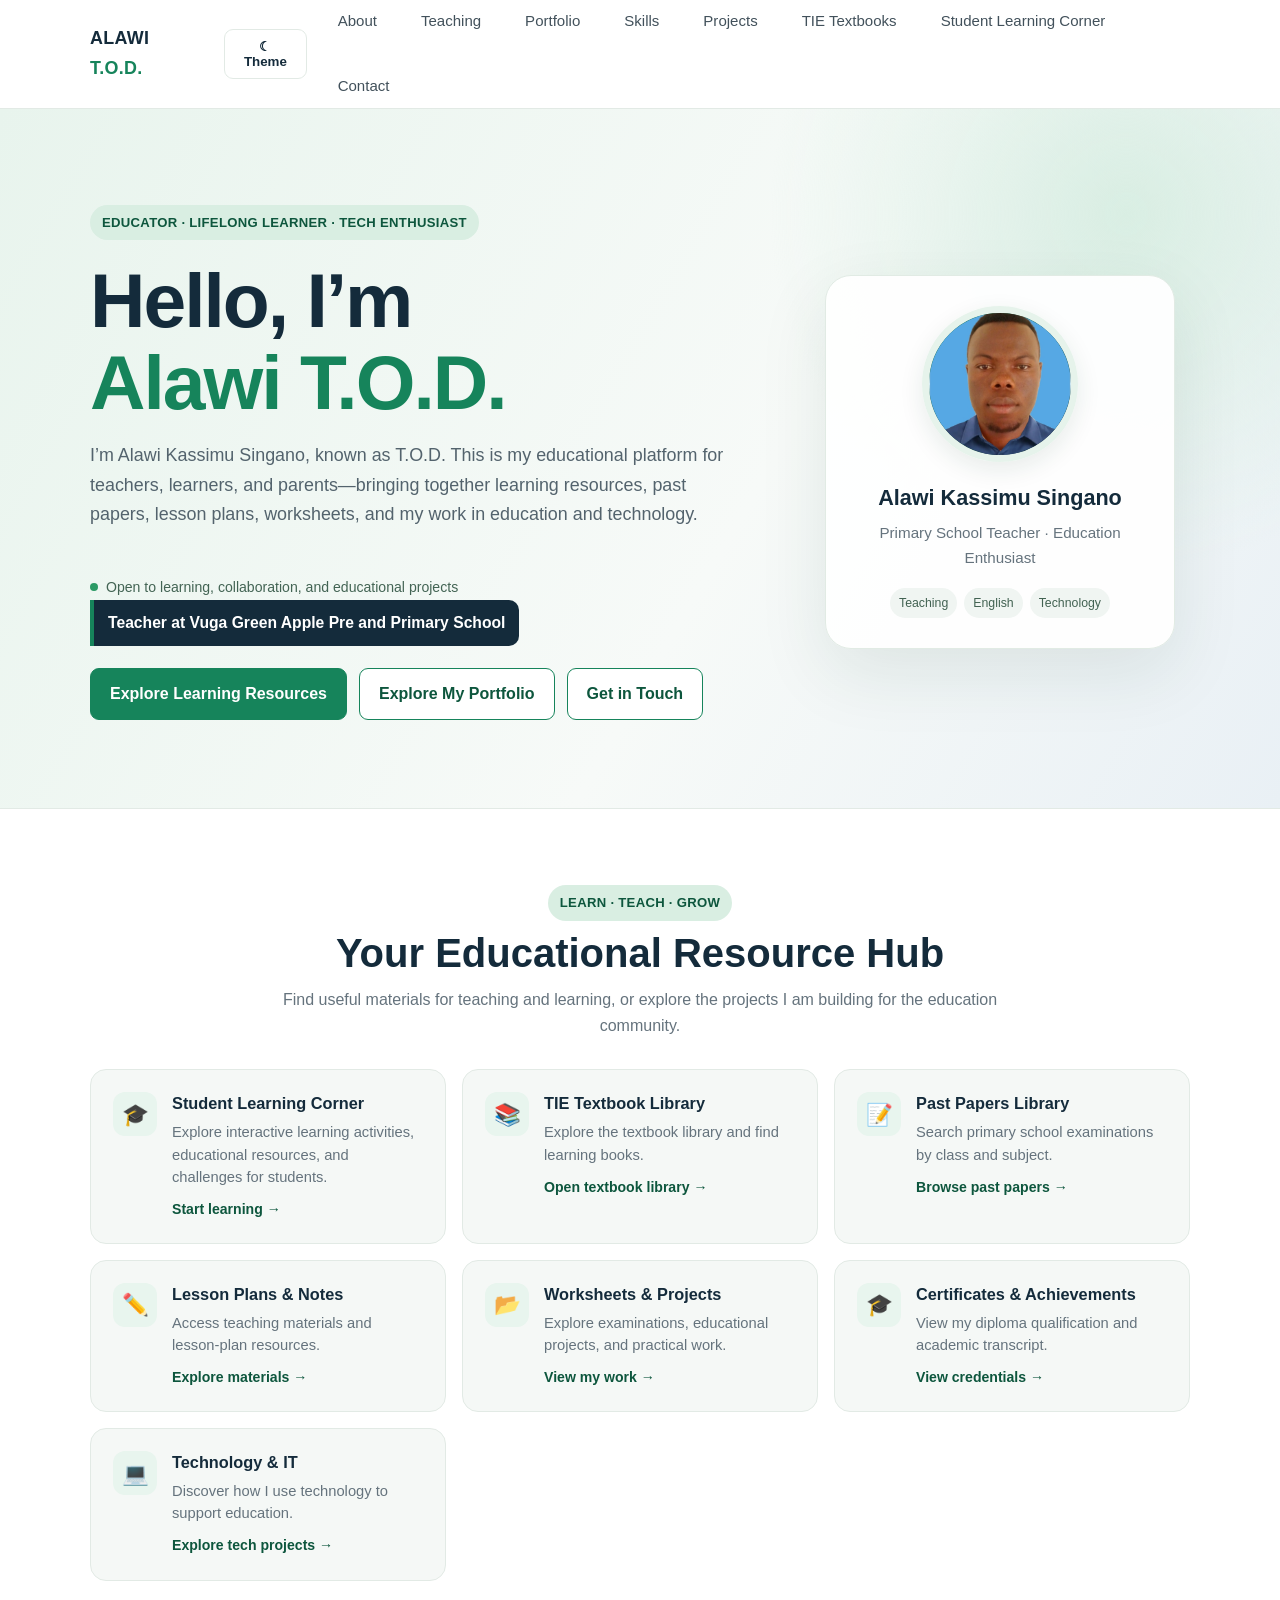
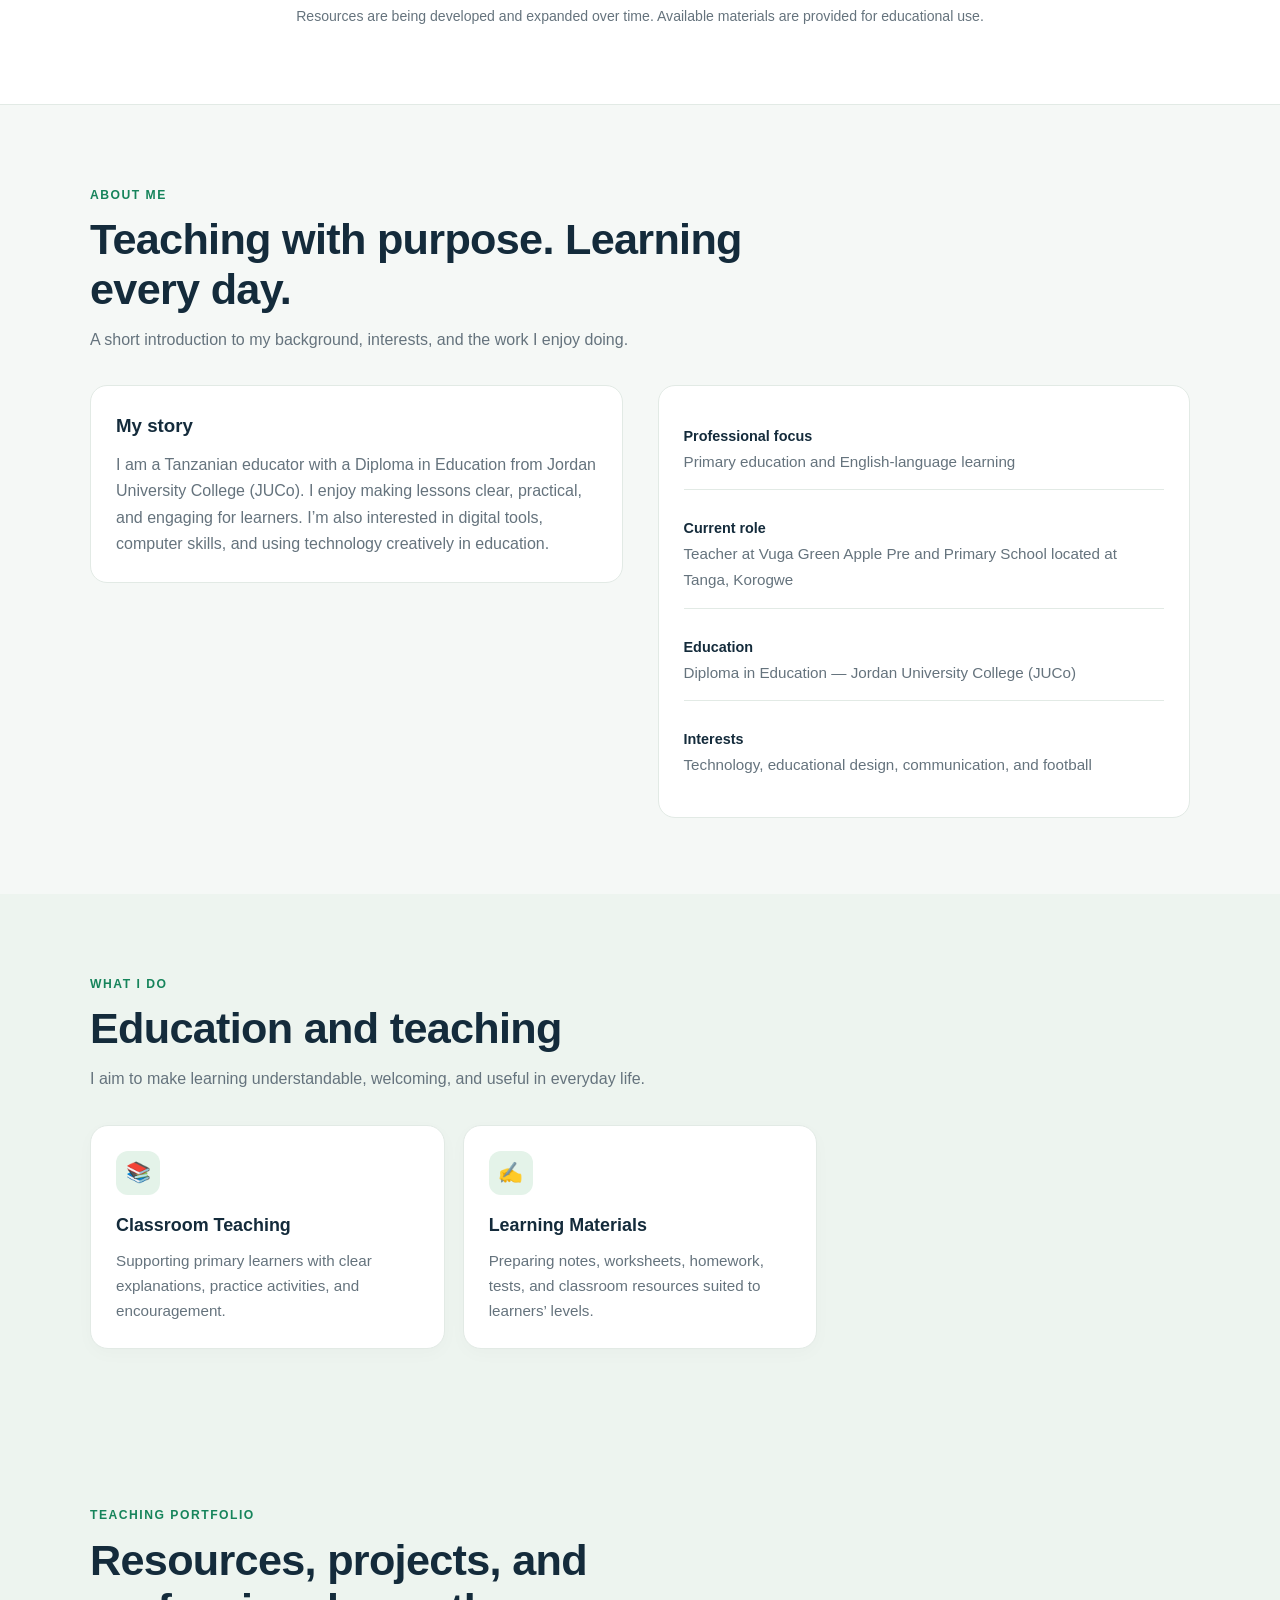
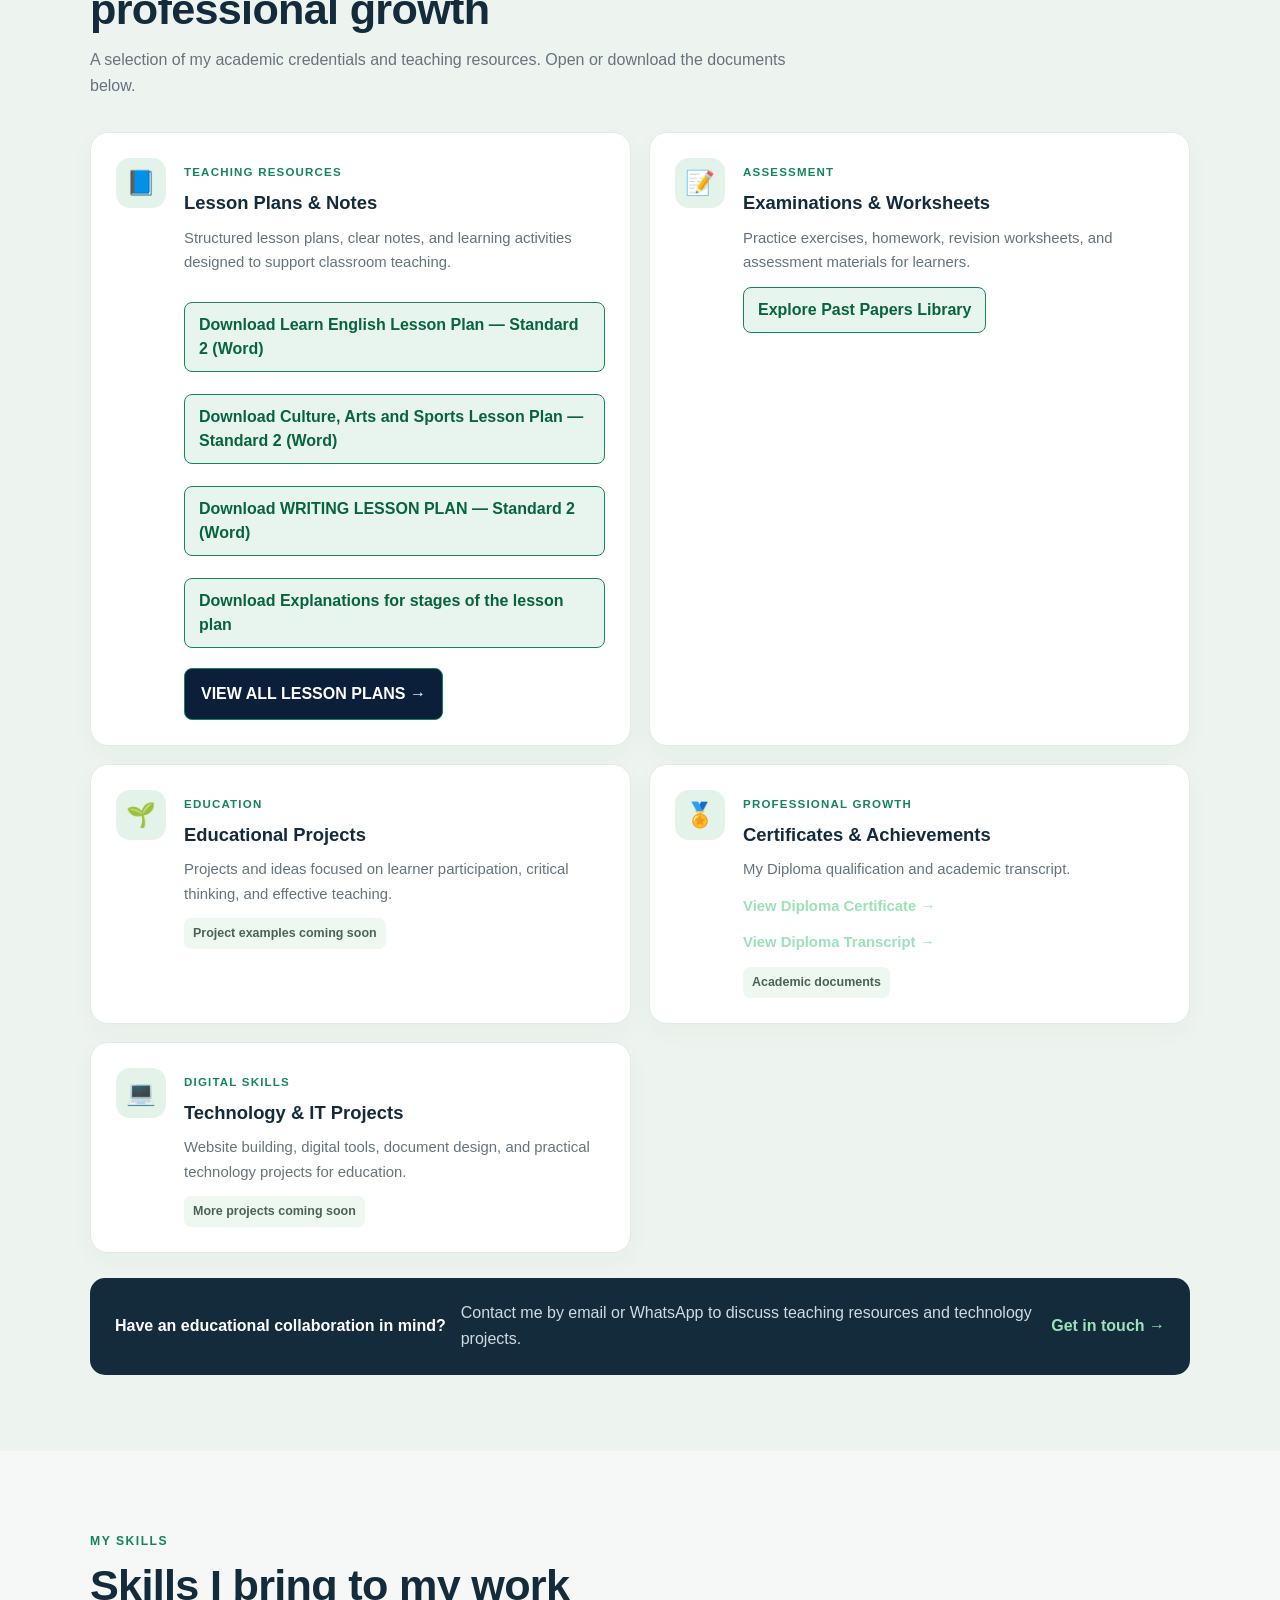
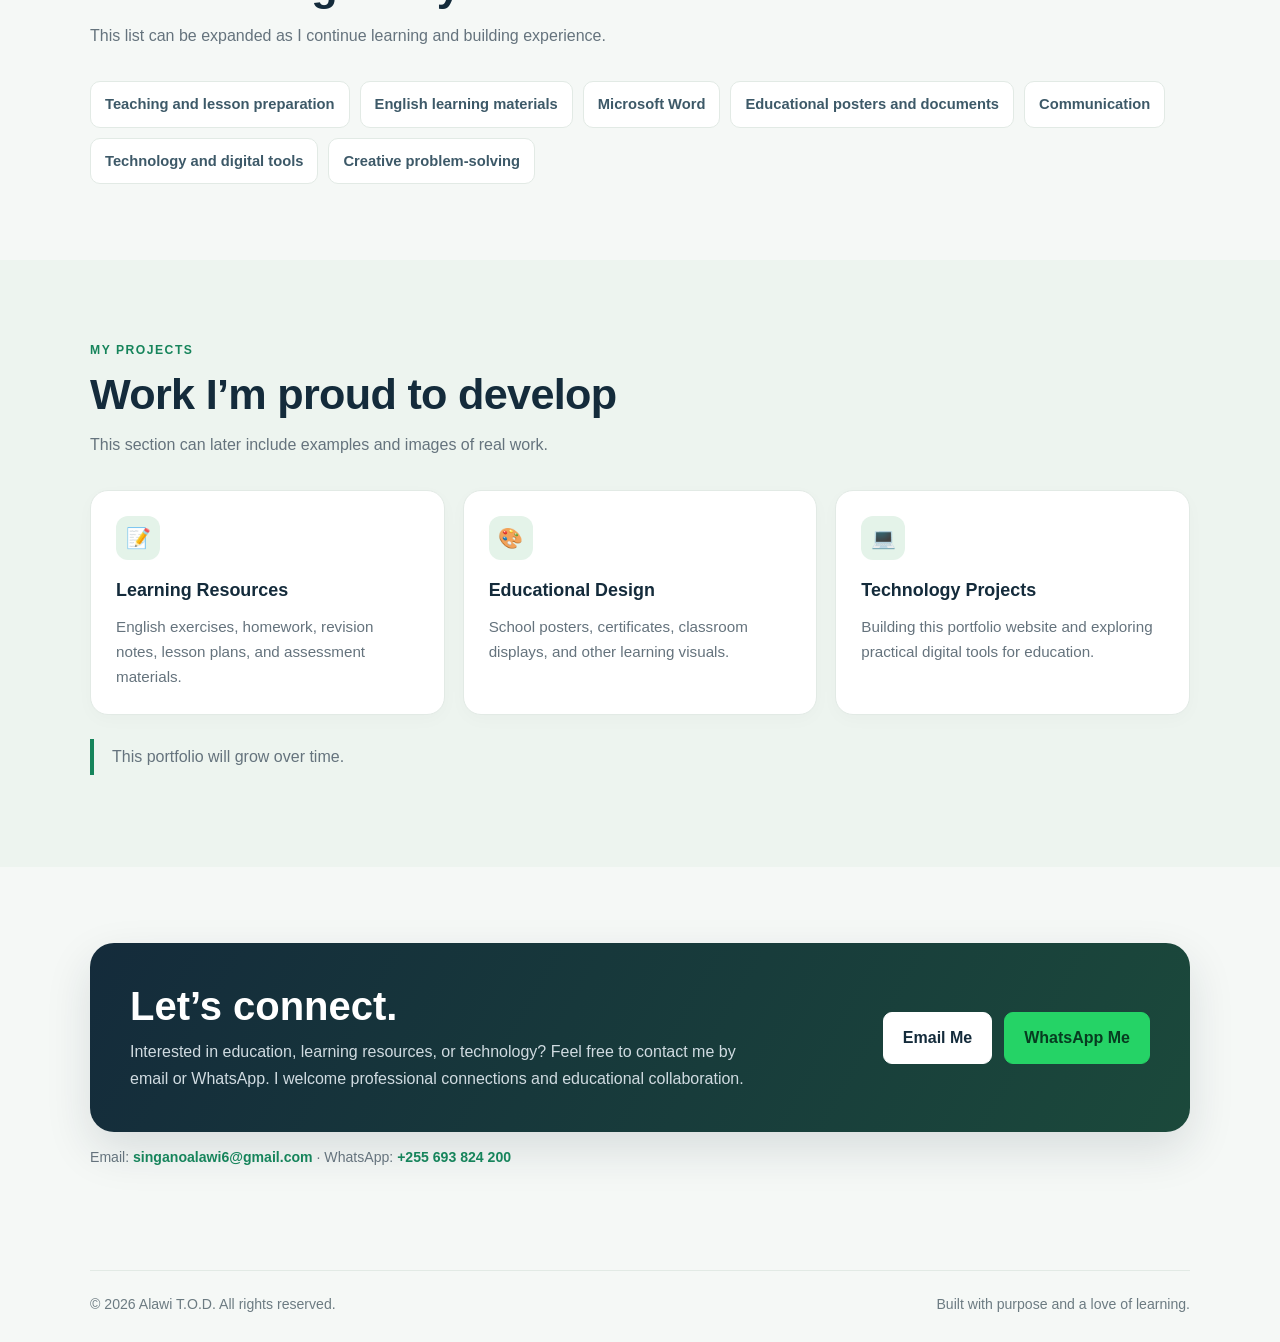
<file: index.html>
<!DOCTYPE html>
<html lang="en">
<head>
  <link rel="stylesheet" href="cursor-fix.css">
  <meta charset="UTF-8" />
  <meta name="viewport" content="width=device-width, initial-scale=1.0" />
  <meta name="description" content="Alawi T.O.D. — an educational platform for Tanzanian teachers, learners, and parents, with TIE textbooks, past papers, lesson plans, worksheets, and teaching projects." />
  <meta name="theme-color" content="#142b3b" />
  <title>Alawi T.O.D | Educational Platform & Portfolio</title>
  <style>
    :root{--green:#16845b;--green-dark:#0d563d;--navy:#142b3b;--ink:#24313a;--muted:#65737d;--paper:#f5f8f6;--white:#fff;--line:#e2eae5;}
    *{box-sizing:border-box} html{scroll-behavior:smooth} body{margin:0;font-family:Arial,Helvetica,sans-serif;color:var(--ink);background:var(--paper);line-height:1.65}
    a{color:inherit;text-decoration:none}.wrap{width:min(1100px,92%);margin:auto}
    header{background:rgba(255,255,255,.96);border-bottom:1px solid var(--line);position:sticky;top:0;z-index:10;backdrop-filter:blur(10px)}
    .nav{min-height:76px;display:flex;align-items:center;justify-content:space-between;gap:20px}.brand{font-weight:800;letter-spacing:.3px;color:var(--navy);font-size:1.12rem}.brand span{color:var(--green)}
    nav{display:flex;gap:22px;flex-wrap:wrap;font-size:.94rem;color:#42515b}nav a{padding:9px 11px;border-radius:9px;transition:background .2s,color .2s}nav a:hover{color:var(--green);background:#edf7f0}
    .menu-toggle{display:none;border:1px solid var(--line);background:white;border-radius:9px;padding:9px 12px;color:var(--navy);font-weight:700;cursor:pointer}nav a:focus-visible,.btn:focus-visible,.menu-toggle:focus-visible{outline:3px solid #8ac9a5;outline-offset:3px}
    .availability{display:inline-flex;align-items:center;gap:8px;font-size:.88rem;color:#436454;margin-top:18px}.availability:before{content:"";width:8px;height:8px;border-radius:50%;background:#2b9a65;display:inline-block}
    .hero{background:radial-gradient(circle at 88% 15%,#d9eee3 0,transparent 28%),linear-gradient(120deg,#e8f4ed 0%,#f7faf8 58%,#e9f0f5 100%);padding:96px 0 88px;overflow:hidden}
    .hero-grid{display:grid;grid-template-columns:1.4fr .8fr;align-items:center;gap:55px}.eyebrow{display:inline-block;background:#d9eee2;color:var(--green-dark);font-weight:700;font-size:.82rem;padding:7px 12px;border-radius:30px;letter-spacing:.3px}
    h1{font-size:clamp(2.5rem,6vw,4.8rem);line-height:1.06;letter-spacing:-2px;margin:20px 0 18px;color:var(--navy)}h1 span{color:var(--green)}.hero p{max-width:650px;font-size:1.12rem;color:#53636d;margin:0 0 28px}
    .actions{display:flex;gap:12px;flex-wrap:wrap}.btn{display:inline-block;padding:12px 19px;border-radius:9px;font-weight:700;border:1px solid var(--green);transition:.2s}.btn-primary{background:var(--green);color:white}.btn-primary:hover{background:var(--green-dark)}.btn-light{background:white;color:var(--green-dark)}.btn-light:hover{background:#eff8f2}
    .profile-card{background:rgba(255,255,255,.94);border:1px solid #e1ebe4;border-radius:26px;padding:30px;box-shadow:0 24px 70px #173b2918;text-align:center;max-width:350px;justify-self:center;width:100%;transition:transform .25s,box-shadow .25s}.profile-card:hover{transform:translateY(-4px);box-shadow:0 30px 80px #173b2920}.avatar{height:156px;width:156px;border-radius:50%;margin:0 auto 18px;background:linear-gradient(145deg,var(--green),var(--navy));display:block;object-fit:cover;object-position:center 28%;color:white;font-size:2.5rem;font-weight:800;border:7px solid #e6f3eb;box-shadow:0 8px 24px #173b2918}.profile-card h2{font-size:1.35rem;margin:8px 0 0;color:var(--navy)}.profile-card p{font-size:.95rem;margin:4px 0;color:var(--muted)}.mini-tags{display:flex;justify-content:center;gap:7px;flex-wrap:wrap;margin-top:18px}.mini-tags span{background:#f0f5f2;padding:5px 9px;border-radius:20px;font-size:.77rem;color:#426252}
    section{padding:76px 0}.section-head{max-width:700px;margin-bottom:32px}.kicker{color:var(--green);font-weight:800;text-transform:uppercase;letter-spacing:1.5px;font-size:.76rem}h2.section-title{font-size:clamp(1.8rem,4vw,2.7rem);line-height:1.15;margin:8px 0 12px;color:var(--navy);letter-spacing:-.7px}.section-head p{margin:0;color:var(--muted)}
    .about-grid{display:grid;grid-template-columns:1fr 1fr;gap:35px;align-items:start}.panel{background:white;border:1px solid var(--line);border-radius:17px;padding:25px}.panel h3{margin:0 0 10px;color:var(--navy)}.panel p{margin:0;color:var(--muted)}.facts{display:grid;gap:13px}.fact{padding:14px 0;border-bottom:1px solid var(--line)}.fact:last-child{border-bottom:0}.fact strong{display:block;color:var(--navy);font-size:.9rem}.fact span{color:var(--muted);font-size:.95rem}
    .soft{background:#edf4ef}.cards{display:grid;grid-template-columns:repeat(3,1fr);gap:18px}.card{background:white;border:1px solid var(--line);border-radius:18px;padding:25px;box-shadow:0 5px 18px #173b2906;transition:transform .22s,box-shadow .22s,border-color .22s}.card:hover{transform:translateY(-4px);box-shadow:0 16px 35px #173b2912;border-color:#c6e2d0}.icon{width:44px;height:44px;border-radius:12px;background:#e4f3e9;color:var(--green-dark);display:grid;place-items:center;font-size:1.25rem;margin-bottom:16px}.card h3{margin:0 0 8px;color:var(--navy);font-size:1.12rem}.card p{margin:0;color:var(--muted);font-size:.95rem}.skill-list{display:flex;flex-wrap:wrap;gap:10px}.skill-list span{background:white;border:1px solid var(--line);border-radius:10px;padding:10px 14px;color:#3d5968;font-weight:600;font-size:.92rem}
    .project-note{border-left:4px solid var(--green);padding:5px 0 5px 18px;color:var(--muted)}.contact-box{background:linear-gradient(120deg,#142b3b,#1b493b);color:white;border-radius:24px;padding:40px;box-shadow:0 18px 45px #142b3b20;display:flex;justify-content:space-between;align-items:center;gap:25px}.contact-box h2{font-size:clamp(1.7rem,4vw,2.5rem);line-height:1.15;margin:0 0 10px}.contact-box p{color:#d0dbe1;margin:0;max-width:620px}.contact-box .btn{background:white;color:var(--navy);border-color:white;white-space:nowrap}.contact-actions{display:flex;gap:12px;flex-wrap:wrap;align-items:center}.contact-box .btn-whatsapp{background:#25D366;color:#073b20;border-color:#25D366}.contact-box .btn-whatsapp:hover{background:#1fba59;border-color:#1fba59}
    footer{padding:25px 0;color:#6c7b82;font-size:.88rem}.footer-row{display:flex;justify-content:space-between;gap:15px;flex-wrap:wrap;border-top:1px solid var(--line);padding-top:22px}
    .nav-tools{display:flex;align-items:center;gap:10px}.theme-toggle,.menu-toggle{border:1px solid var(--line);background:white;color:var(--navy);border-radius:9px;padding:9px 12px;font-weight:700;cursor:pointer}.menu-toggle{display:none}
    body.dark{--ink:#e6edf0;--muted:#a9b7bf;--paper:#101a20;--white:#17252d;--line:#2a3a43;background:var(--paper);color:var(--ink)}body.dark header,body.dark .profile-card,body.dark .panel,body.dark .card,body.dark .skill-list span{background:#17252d;border-color:#2a3a43;color:var(--ink)}body.dark .hero{background:radial-gradient(circle at 88% 15%,#1b4033 0,transparent 28%),linear-gradient(120deg,#152d27,#101a20 60%,#172631)}body.dark h1,body.dark h2.section-title,body.dark .profile-card h2,body.dark .panel h3,body.dark .card h3,body.dark .brand{color:#eef6f1}body.dark nav{color:#d4e0e5}body.dark .soft{background:#142128}body.dark .theme-toggle,body.dark .menu-toggle{background:#17252d;color:#eef6f1;border-color:#2a3a43}body.dark .mini-tags span{background:#20382e;color:#d8f0e2}body.dark nav a:hover{background:#20382e}body.dark .card:hover{border-color:#38644f}body.dark .fact strong{color:#eef6f1}
    @media(max-width:760px){.nav{padding:14px 0;align-items:flex-start;flex-direction:row;flex-wrap:wrap}.nav-tools{margin-left:auto}.menu-toggle{display:inline-block}.nav nav{display:none;width:100%;flex-direction:column;gap:0;padding:8px 0}.nav nav.open{display:flex}.nav nav a{padding:10px 0;border-top:1px solid var(--line)}.hero{padding:58px 0}.hero-grid,.about-grid{grid-template-columns:1fr}.profile-card{justify-self:start}.cards{grid-template-columns:1fr}.contact-box{align-items:flex-start;flex-direction:column}section{padding:58px 0}h1{letter-spacing:-1.3px}}

    .role-line{display:inline-flex;background:#142b3b;color:#fff!important;border-left:4px solid var(--green);padding:10px 14px;border-radius:0 10px 10px 0;font-weight:700;font-size:.98rem!important;margin:0 0 22px!important}
    .portfolio-grid{display:grid;grid-template-columns:repeat(2,minmax(0,1fr));gap:18px}
    .portfolio-card{display:flex;gap:18px;padding:25px;background:#fff;border:1px solid var(--line);border-radius:18px;box-shadow:0 8px 25px #173b2908;transition:transform .2s,box-shadow .2s,border-color .2s}
    .portfolio-card:hover{transform:translateY(-4px);box-shadow:0 16px 35px #173b2912;border-color:#b8ddc6}
    .portfolio-icon{flex:0 0 50px;width:50px;height:50px;display:grid;place-items:center;border-radius:14px;background:#e4f3e9;font-size:1.5rem}
    .portfolio-label{font-size:.72rem;font-weight:800;text-transform:uppercase;letter-spacing:1.2px;color:var(--green)}
    .portfolio-card h3{font-size:1.15rem;color:var(--navy);margin:4px 0 7px}.portfolio-card p{color:var(--muted);font-size:.93rem;margin:0 0 12px}
    .coming-soon{display:inline-block;font-size:.78rem;font-weight:700;color:#496456;background:#eff7f1;padding:5px 9px;border-radius:7px}
    .resource-note{margin-top:25px;padding:22px 25px;border-radius:15px;background:#142b3b;color:#fff;display:flex;align-items:center;gap:15px;flex-wrap:wrap}.resource-note span{color:#d0dbe1;flex:1}.text-link{font-weight:800;color:#9ce2b8;white-space:nowrap}
    body.dark .portfolio-card{background:#17252d;border-color:#2a3a43}body.dark .portfolio-card h3{color:#eef6f1}body.dark .coming-soon{background:#20382e;color:#d8f0e2}body.dark .portfolio-icon{background:#20382e}
    @media(max-width:760px){.portfolio-grid{grid-template-columns:1fr}.portfolio-card{padding:20px}.role-line{font-size:.9rem!important}}
    .lesson-download {
  display: block;
  width: fit-content;
  max-width: 100%;
  box-sizing: border-box;
  margin-top: 12px;
  padding: 10px 14px;
  border: 1px solid #16845b;
  border-radius: 8px;
  background: #e8f5ee;
  color: #08633f;
  font-weight: 700;
  line-height: 1.5;
  text-decoration: none;
  overflow-wrap: anywhere;
}

.lesson-download:hover {
  background: #16845b;
  color: #ffffff;
}
  
    /* Educational resource hub */
    .learning-hub{background:#fff;border-top:1px solid var(--line);border-bottom:1px solid var(--line)}
    .section-heading{max-width:720px;margin:0 auto 30px;text-align:center}
    .section-heading h2{margin:8px 0 10px;color:var(--navy);font-size:clamp(1.8rem,4vw,2.5rem);line-height:1.2}
    .section-heading p{margin:0;color:var(--muted)}
    .hub-grid{display:grid;grid-template-columns:repeat(3,minmax(0,1fr));gap:16px}
    .hub-card{display:flex;gap:15px;align-items:flex-start;min-width:0;padding:22px;border:1px solid var(--line);border-radius:16px;background:var(--paper);transition:transform .2s,border-color .2s,box-shadow .2s}
    .hub-card:hover{transform:translateY(-3px);border-color:#a8d6bd;box-shadow:0 8px 24px rgba(20,43,59,.08)}
    .hub-icon{display:grid;place-items:center;flex:0 0 44px;width:44px;height:44px;border-radius:12px;background:#e8f5ee;font-size:1.35rem}
    .hub-card-body{display:flex;flex-direction:column;gap:7px;min-width:0}
    .hub-card-body strong{color:var(--navy);font-size:1.02rem;line-height:1.35}
    .hub-card-body span{color:var(--muted);font-size:.92rem;line-height:1.5}
    .hub-card-body em{margin-top:3px;color:var(--green-dark);font-size:.88rem;font-style:normal;font-weight:700}
    .hub-note{text-align:center;color:var(--muted);font-size:.88rem;margin:24px 0 0}
    @media(max-width:800px){.hub-grid{grid-template-columns:repeat(2,minmax(0,1fr))}.hub-card{padding:17px;gap:12px}}
    @media(max-width:540px){.hub-grid{grid-template-columns:1fr}.hub-card{padding:18px}.section-heading{text-align:left}}
    body.dark-mode .learning-hub{background:#132532;border-color:#29404e}
    body.dark-mode .hub-card{background:#192f3d;border-color:#304753}
    body.dark-mode .section-heading h2,body.dark-mode .hub-card-body strong{color:#f2f7fa}
    body.dark-mode .hub-card-body span,body.dark-mode .section-heading p,body.dark-mode .hub-note{color:#c1cdd4}
    body.dark-mode .hub-card-body em{color:#8fe0b5}

  </style>
</head>
<body>
<header>
  <div class="wrap nav">
    <a class="brand" href="#home">ALAWI <span>T.O.D.</span></a>
    <div class="nav-tools"><button class="theme-toggle" id="themeToggle" type="button" aria-label="Toggle dark mode">☾ Theme</button><button class="menu-toggle" id="menuToggle" type="button" aria-expanded="false" aria-controls="mainNav">☰ Menu</button></div>
    <nav id="mainNav" aria-label="Main navigation">
  <a href="#about">About</a>
  <a href="#teaching">Teaching</a>
  <a href="#portfolio">Portfolio</a>
  <a href="#skills">Skills</a>
  <a href="#projects">Projects</a>
  <a href="tie-textbooks.html">TIE Textbooks</a>
  <a href="student-learning.html">Student Learning Corner</a>
  <a href="#contact">Contact</a>
</nav>
  </div>
</header>
<main>
  <section class="hero" id="home">
    <div class="wrap hero-grid">
      <div>
        <span class="eyebrow">EDUCATOR · LIFELONG LEARNER · TECH ENTHUSIAST</span>
        <h1>Hello, I’m<br><span>Alawi T.O.D.</span></h1>
        <p>I’m Alawi Kassimu Singano, known as T.O.D. This is my educational platform for teachers, learners, and parents—bringing together learning resources, past papers, lesson plans, worksheets, and my work in education and technology.</p>
        <div class="availability">Open to learning, collaboration, and educational projects</div>
        <p class="role-line">Teacher at Vuga Green Apple Pre and Primary School</p>
        <div class="actions"><a class="btn btn-primary" href="#learning-hub">Explore Learning Resources</a><a class="btn btn-light" href="#portfolio">Explore My Portfolio</a><a class="btn btn-light" href="#contact">Get in Touch</a></div>
      </div>
      <aside class="profile-card" aria-label="Profile summary">
        <img class="avatar" src="[data-uri]" alt="Portrait of Alawi T.O.D." />
        <h2>Alawi Kassimu Singano</h2>
        <p>Primary School Teacher · Education Enthusiast</p>
        <div class="mini-tags"><span>Teaching</span><span>English</span><span>Technology</span></div>
      </aside>
    </div>
  </section>

  <section class="section learning-hub" id="learning-hub">
    <div class="wrap">
      <div class="section-heading">
        <span class="eyebrow">LEARN · TEACH · GROW</span>
        <h2>Your Educational Resource Hub</h2>
        <p>Find useful materials for teaching and learning, or explore the projects I am building for the education community.</p>
      </div>
      <div class="hub-grid">    
<a class="hub-card" href="student-learning.html">
  <span class="hub-icon" aria-hidden="true">🎓</span>
  <span class="hub-card-body">
    <strong>Student Learning Corner</strong>
    <span>Explore interactive learning activities, educational resources, and challenges for students.</span>
    <em>Start learning →</em>
  </span>
</a>
        <a class="hub-card" href="tie-textbooks.html">
          <span class="hub-icon" aria-hidden="true">📚</span>
          <span class="hub-card-body"><strong>TIE Textbook Library</strong><span>Explore the textbook library and find learning books.</span><em>Open textbook library →</em></span>
        </a>
        <a class="hub-card" href="past-papers.html">
          <span class="hub-icon" aria-hidden="true">📝</span>
          <span class="hub-card-body"><strong>Past Papers Library</strong><span>Search primary school examinations by class and subject.</span><em>Browse past papers →</em></span>
        </a>
        <a class="hub-card" href="#portfolio">
          <span class="hub-icon" aria-hidden="true">✏️</span>
          <span class="hub-card-body"><strong>Lesson Plans &amp; Notes</strong><span>Access teaching materials and lesson-plan resources.</span><em>Explore materials →</em></span>
        </a>
        <a class="hub-card" href="#portfolio">
          <span class="hub-icon" aria-hidden="true">📂</span>
          <span class="hub-card-body"><strong>Worksheets &amp; Projects</strong><span>Explore examinations, educational projects, and practical work.</span><em>View my work →</em></span>
        </a>
        <a class="hub-card" href="#portfolio">
          <span class="hub-icon" aria-hidden="true">🎓</span>
          <span class="hub-card-body"><strong>Certificates &amp; Achievements</strong><span>View my diploma qualification and academic transcript.</span><em>View credentials →</em></span>
        </a>
        <a class="hub-card" href="#technology">
          <span class="hub-icon" aria-hidden="true">💻</span>
          <span class="hub-card-body"><strong>Technology &amp; IT</strong><span>Discover how I use technology to support education.</span><em>Explore tech projects →</em></span>
        </a>
      </div>
      <p class="hub-note">Resources are being developed and expanded over time. Available materials are provided for educational use.</p>
    </div>
  </section>

  <section id="about">
    <div class="wrap">
      <div class="section-head"><span class="kicker">About me</span><h2 class="section-title">Teaching with purpose. Learning every day.</h2><p>A short introduction to my background, interests, and the work I enjoy doing.</p></div>
      <div class="about-grid">
        <div class="panel"><h3>My story</h3><p>I am a Tanzanian educator with a Diploma in Education from Jordan University College (JUCo). I enjoy making lessons clear, practical, and engaging for learners. I’m also interested in digital tools, computer skills, and using technology creatively in education.</p></div>
        <div class="panel facts">
          <div class="fact"><strong>Professional focus</strong><span>Primary education and English-language learning</span></div>
          <div class="fact"><strong>Current role</strong><span>Teacher at Vuga Green Apple Pre and Primary School located at Tanga, Korogwe</span></div>
          <div class="fact"><strong>Education</strong><span>Diploma in Education — Jordan University College (JUCo)</span></div>
          <div class="fact"><strong>Interests</strong><span>Technology, educational design, communication, and football</span></div>
        </div>
      </div>
    </div>
  </section>
  <section class="soft" id="teaching">
    <div class="wrap">
      <div class="section-head"><span class="kicker">What I do</span><h2 class="section-title">Education and teaching</h2><p>I aim to make learning understandable, welcoming, and useful in everyday life.</p></div>
      <div class="cards">
        <article class="card"><div class="icon">📚</div><h3>Classroom Teaching</h3><p>Supporting primary learners with clear explanations, practice activities, and encouragement.</p></article>
        <article class="card"><div class="icon">✍️</div><h3>Learning Materials</h3><p>Preparing notes, worksheets, homework, tests, and classroom resources suited to learners’ levels.</p></article>
        </div>
    </div>
  </section>
  <section id="portfolio" class="soft">
    <div class="wrap">
      <div class="section-head"><span class="kicker">Teaching portfolio</span><h2 class="section-title">Resources, projects, and professional growth</h2><p>A selection of my academic credentials and teaching resources. Open or download the documents below.</p></div>
      <div class="portfolio-grid">
        <article class="portfolio-card"><div class="portfolio-icon">📘</div><div><span class="portfolio-label">Teaching resources</span><h3>Lesson Plans &amp; Notes</h3><p>Structured lesson plans, clear notes, and learning activities designed to support classroom teaching.</p><div style="margin-top:15px; display:flex; flex-direction:column; gap:10px;">
<a class="lesson-download" href="lesson-plans/ENGLISH%20STD%202%20lesson.docx" download>Download Learn English Lesson Plan — Standard 2 (Word)</a>
<a class="lesson-download" href="lesson-plans/ART%20AND%20SPORTS%20STD%202.docx" download>Download Culture, Arts and Sports Lesson Plan — Standard 2 (Word)</a>
          <a class="lesson-download" href="lesson-plans/WRITING STD 2.docx" download>Download WRITING LESSON PLAN — Standard 2 (Word)</a>
<a class="lesson-download" href="lesson-plans/LESSON PLAN - PRE-PRIMARY, STD I & II-1.docx" download>Download Explanations for stages of the lesson plan</a> </div> <div style="margin-top:20px;"> <a href="lesson-plans.html" class="lesson-download" style="display:block; text-align:center; padding:13px 16px; background:#0b1f3a; color:#ffffff; border-radius:8px; text-decoration:none; font-weight:bold;"> VIEW ALL LESSON PLANS → </a> </div> </div></article>
        <article class="portfolio-card"><div class="portfolio-icon">📝</div><div><span class="portfolio-label">Assessment</span><h3>Examinations &amp; Worksheets</h3><p>Practice exercises, homework, revision worksheets, and assessment materials for learners.</p><a href="past-papers.html" class="lesson-download">Explore Past Papers Library</a></div></article>
        <article class="portfolio-card"><div class="portfolio-icon">🌱</div><div><span class="portfolio-label">Education</span><h3>Educational Projects</h3><p>Projects and ideas focused on learner participation, critical thinking, and effective teaching.</p><span class="coming-soon">Project examples coming soon</span></div></article>
        <article class="portfolio-card"><div class="portfolio-icon">🏅</div><div><span class="portfolio-label">Professional growth</span><h3>Certificates &amp; Achievements</h3><p>My Diploma qualification and academic transcript.</p><p><a class="text-link" href="certificates/Diploma-Certificate.pdf" target="_blank" rel="noopener">View Diploma Certificate →</a></p><p><a class="text-link" href="certificates/Diploma-Transcript.pdf" target="_blank" rel="noopener">View Diploma Transcript →</a></p><span class="coming-soon">Academic documents</span></div></article>
        <article class="portfolio-card"><div class="portfolio-icon">💻</div><div><span class="portfolio-label">Digital skills</span><h3 id="technology">Technology &amp; IT Projects</h3><p>Website building, digital tools, document design, and practical technology projects for education.</p><span class="coming-soon">More projects coming soon</span></div></article>
      </div>
      <div class="resource-note"><strong>Have an educational collaboration in mind?</strong><span>Contact me by email or WhatsApp to discuss teaching resources and technology projects.</span><a class="text-link" href="#contact">Get in touch →</a></div>
    </div>
  </section>
  <section id="skills">
    <div class="wrap">
      <div class="section-head"><span class="kicker">My skills</span><h2 class="section-title">Skills I bring to my work</h2><p>This list can be expanded as I continue learning and building experience.</p></div>
      <div class="skill-list"><span>Teaching and lesson preparation</span><span>English learning materials</span><span>Microsoft Word</span><span>Educational posters and documents</span><span>Communication</span><span>Technology and digital tools</span><span>Creative problem-solving</span></div>
    </div>
  </section>
  <section class="soft" id="projects">
    <div class="wrap">
      <div class="section-head"><span class="kicker">My projects</span><h2 class="section-title">Work I’m proud to develop</h2><p>This section can later include examples and images of real work.</p></div>
      <div class="cards">
        <article class="card"><div class="icon">📝</div><h3>Learning Resources</h3><p>English exercises, homework, revision notes, lesson plans, and assessment materials.</p></article>
        <article class="card"><div class="icon">🎨</div><h3>Educational Design</h3><p>School posters, certificates, classroom displays, and other learning visuals.</p></article>
        <article class="card"><div class="icon">💻</div><h3>Technology Projects</h3><p>Building this portfolio website and exploring practical digital tools for education.</p></article>
      </div>
      <p class="project-note" style="margin-top:24px">This portfolio will grow over time.</p>
    </div>
  </section>
  <section id="contact">
    <div class="wrap">
      <div class="contact-box"><div><h2>Let’s connect.</h2><p>Interested in education, learning resources, or technology? Feel free to contact me by email or WhatsApp. I welcome professional connections and educational collaboration.</p></div><div class="contact-actions"><a class="btn" href="mailto:singanoalawi6@gmail.com">Email Me</a><a class="btn btn-whatsapp" href="https://wa.me/255693824200" target="_blank" rel="noopener noreferrer" aria-label="Contact Alawi T.O.D on WhatsApp">WhatsApp Me</a></div></div>
      <p style="margin:14px 0 0;color:var(--muted);font-size:.88rem">Email: <a href="mailto:singanoalawi6@gmail.com" style="color:var(--green);font-weight:700">singanoalawi6@gmail.com</a> · WhatsApp: <a href="https://wa.me/255693824200" target="_blank" rel="noopener noreferrer" style="color:var(--green);font-weight:700">+255 693 824 200</a></p>
    </div>
  </section>
</main>
<footer><div class="wrap footer-row"><span>© <span id="year">2026</span> Alawi T.O.D. All rights reserved.</span><span>Built with purpose and a love of learning.</span></div></footer>
<script>
  const menuToggle = document.getElementById('menuToggle');
  const mainNav = document.getElementById('mainNav');
  menuToggle.addEventListener('click', () => {
    const isOpen = mainNav.classList.toggle('open');
    menuToggle.setAttribute('aria-expanded', String(isOpen));
    menuToggle.textContent = isOpen ? '✕ Close' : '☰ Menu';
  });
  mainNav.querySelectorAll('a').forEach(link => link.addEventListener('click', () => {
    mainNav.classList.remove('open');
    menuToggle.setAttribute('aria-expanded', 'false');
    menuToggle.textContent = '☰ Menu';
  }));
  document.getElementById('themeToggle').addEventListener('click', () => {
    document.body.classList.toggle('dark');
  });
  document.getElementById('year').textContent = new Date().getFullYear();
</script>
</body>
</html>
</file>
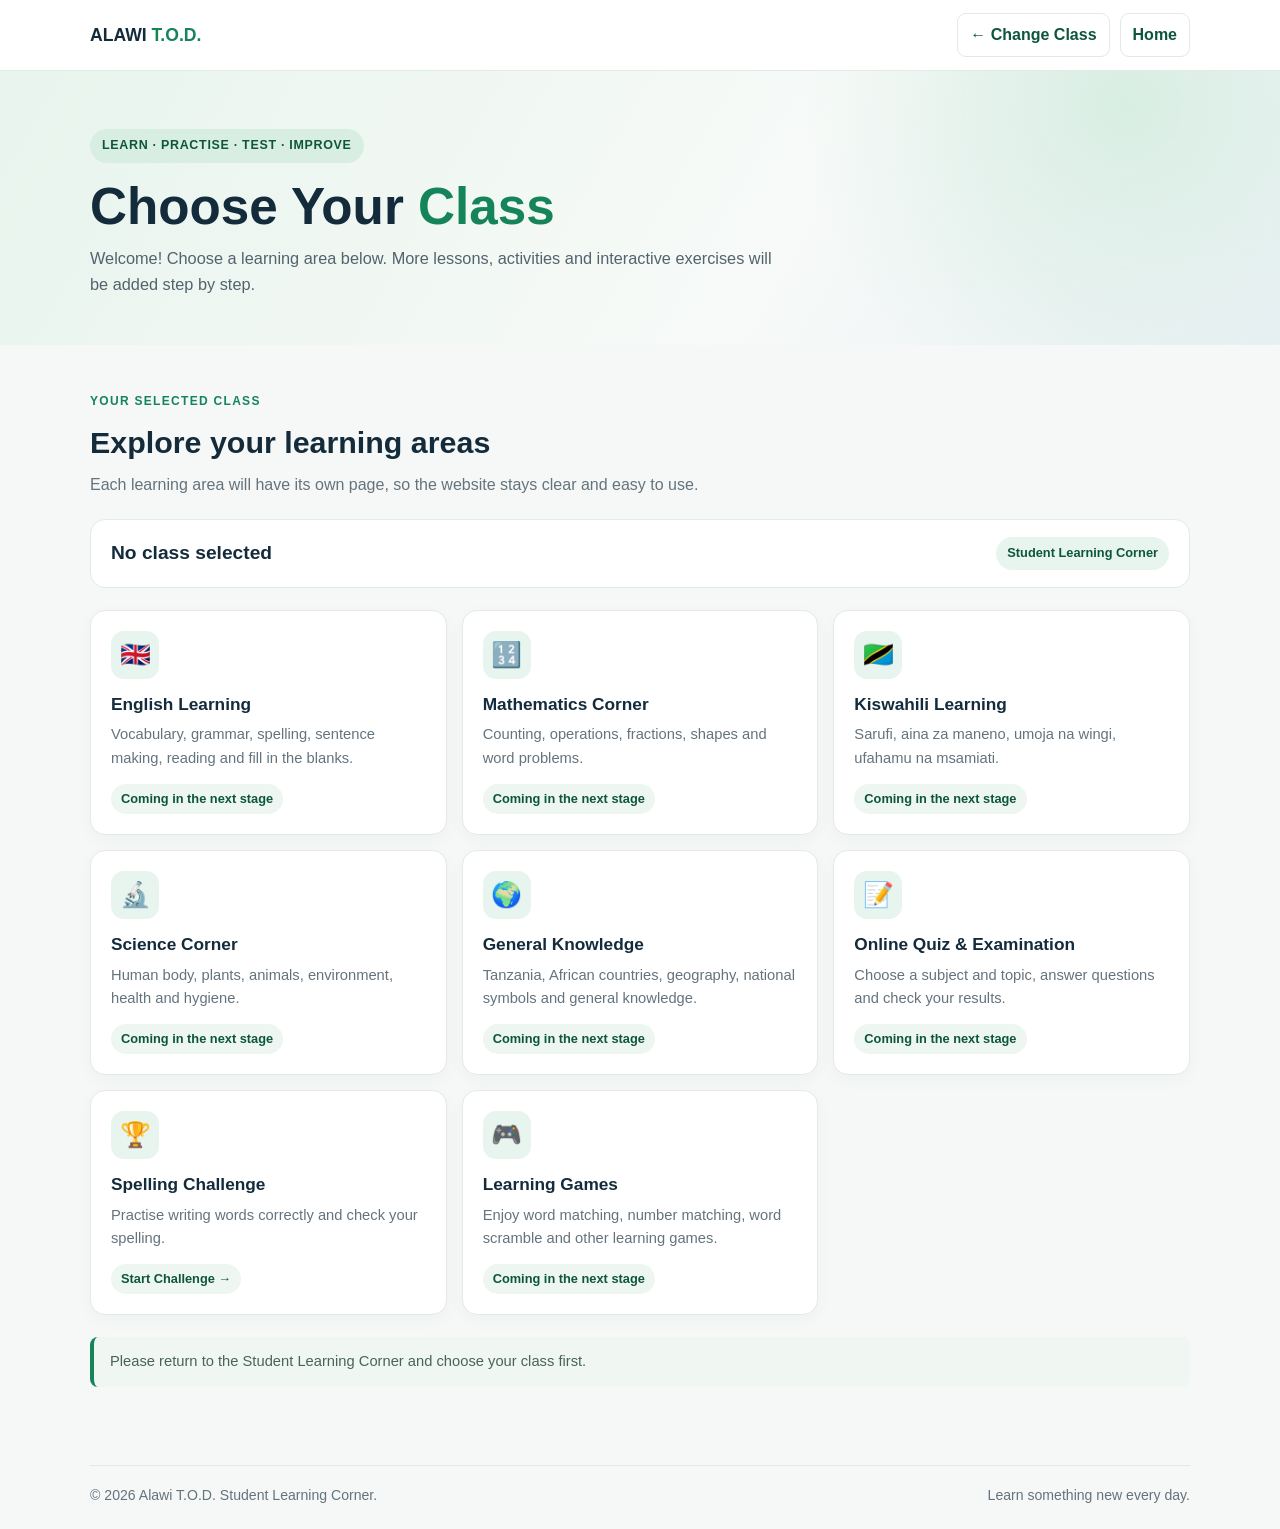
<file: class-learning.html>
<!DOCTYPE html>
<html lang="en">
<head>
<meta charset="UTF-8">
<meta name="viewport" content="width=device-width, initial-scale=1.0">
<meta name="description" content="Class learning areas and activities in Alawi T.O.D Student Learning Corner.">
<meta name="theme-color" content="#142b3b">
<title>Class Learning | Alawi T.O.D</title>
<style>
:root{--green:#16845b;--green-dark:#0d563d;--navy:#142b3b;--ink:#24313a;--muted:#65737d;--paper:#f5f8f6;--line:#e2eae5}
*{box-sizing:border-box}body{margin:0;font-family:Arial,Helvetica,sans-serif;background:var(--paper);color:var(--ink);line-height:1.6}
a{text-decoration:none;color:inherit}.wrap{width:min(1100px,92%);margin:auto}
header{background:#fff;border-bottom:1px solid var(--line);position:sticky;top:0;z-index:5}
.nav{min-height:70px;display:flex;align-items:center;justify-content:space-between;gap:15px}
.brand{font-weight:800;font-size:1.1rem;color:var(--navy)}.brand span{color:var(--green)}
.nav-links{display:flex;gap:10px;flex-wrap:wrap}.nav-link{color:var(--green-dark);font-weight:700;padding:8px 12px;border:1px solid var(--line);border-radius:9px}
.hero{padding:58px 0 48px;background:radial-gradient(circle at 88% 12%,#d9eee3 0,transparent 28%),linear-gradient(120deg,#e8f4ed,#f7faf8 60%,#e9f0f5)}
.eyebrow{display:inline-block;background:#d9eee2;color:var(--green-dark);font-weight:800;font-size:.78rem;padding:7px 12px;border-radius:30px;letter-spacing:.7px}
h1{font-size:clamp(2rem,5vw,3.2rem);line-height:1.1;color:var(--navy);margin:16px 0 10px}h1 span{color:var(--green)}
.hero p{max-width:700px;color:#53636d;font-size:1.02rem;margin:0}
section{padding:42px 0 55px}.section-head{margin-bottom:22px}.section-head h2{color:var(--navy);font-size:clamp(1.45rem,3vw,1.9rem);margin:5px 0}.section-head p{color:var(--muted);margin:0}
.kicker{font-size:.75rem;color:var(--green);font-weight:800;letter-spacing:1.3px;text-transform:uppercase}
.class-banner{display:flex;align-items:center;justify-content:space-between;gap:15px;flex-wrap:wrap;background:#fff;border:1px solid var(--line);border-radius:15px;padding:17px 20px;margin-bottom:22px}
.class-banner strong{color:var(--navy);font-size:1.2rem}.badge{background:#e8f5ee;color:var(--green-dark);padding:6px 11px;border-radius:30px;font-size:.8rem;font-weight:700}
.learning-grid{display:grid;grid-template-columns:repeat(3,minmax(0,1fr));gap:15px}
.learning-card{background:#fff;border:1px solid var(--line);border-radius:15px;padding:20px;min-height:190px;display:flex;flex-direction:column;align-items:flex-start;box-shadow:0 5px 18px #173b2908}
.learning-icon{width:48px;height:48px;display:grid;place-items:center;border-radius:13px;background:#e8f5ee;font-size:1.55rem}
.learning-card h3{color:var(--navy);font-size:1.08rem;margin:12px 0 5px}.learning-card p{color:var(--muted);font-size:.92rem;margin:0 0 13px}
.status{margin-top:auto;color:var(--green-dark);font-size:.8rem;font-weight:800;background:#edf6f0;border-radius:20px;padding:5px 10px}
.notice{margin-top:22px;padding:13px 16px;background:#f0f6f2;border-left:4px solid var(--green);border-radius:8px;color:#496456;font-size:.92rem}
footer{padding:23px 0;color:var(--muted);font-size:.88rem}.footer-row{border-top:1px solid var(--line);padding-top:18px;display:flex;justify-content:space-between;gap:10px;flex-wrap:wrap}
body.dark{--ink:#e6edf0;--muted:#a9b7bf;--paper:#101a20;--line:#2a3a43;background:var(--paper);color:var(--ink)}
body.dark header,body.dark .class-banner,body.dark .learning-card{background:#17252d;border-color:#2a3a43}
body.dark .hero{background:linear-gradient(120deg,#152d27,#101a20 60%,#172631)}
body.dark h1,body.dark .section-head h2,body.dark .class-banner strong,body.dark .learning-card h3,body.dark .brand{color:#eef6f1}
body.dark .learning-icon,body.dark .badge,body.dark .status{background:#20382e;color:#d8f0e2}
body.dark .notice{background:#20382e;color:#d8f0e2}body.dark .nav-link{border-color:#304753;color:#8fe0b5}
@media(max-width:800px){.learning-grid{grid-template-columns:repeat(2,minmax(0,1fr))}}
@media(max-width:520px){.nav{min-height:62px}.hero{padding:43px 0}.learning-grid{grid-template-columns:1fr}section{padding:34px 0}.learning-card{min-height:165px}}
</style>
</head>
<body>
<header><div class="wrap nav">
<a class="brand" href="index.html">ALAWI <span>T.O.D.</span></a>
<div class="nav-links"><a class="nav-link" href="student-learning.html">← Change Class</a><a class="nav-link" href="index.html">Home</a></div>
</div></header>
<main>
<section class="hero"><div class="wrap">
<span class="eyebrow">LEARN · PRACTISE · TEST · IMPROVE</span>
<h1 id="pageTitle">Your <span>Learning Page</span></h1>
<p>Welcome! Choose a learning area below. More lessons, activities and interactive exercises will be added step by step.</p>
</div></section>
<section><div class="wrap">
<div class="section-head"><span class="kicker">Your selected class</span><h2>Explore your learning areas</h2>
<p>Each learning area will have its own page, so the website stays clear and easy to use.</p></div>
<div class="class-banner"><strong id="className">Loading your class...</strong><span class="badge">Student Learning Corner</span></div>
<div class="learning-grid">
<article class="learning-card" id="englishCard">
<span class="learning-icon">🇬🇧</span>
<h3>English Learning</h3>
<p>Vocabulary, grammar, spelling, sentence making, reading and fill in the blanks.</p>
<span class="status">Coming in the next stage</span>
</article>
<article class="learning-card"><span class="learning-icon">🔢</span><h3>Mathematics Corner</h3><p>Counting, operations, fractions, shapes and word problems.</p><span class="status">Coming in the next stage</span></article>
<article class="learning-card"><span class="learning-icon">🇹🇿</span><h3>Kiswahili Learning</h3><p>Sarufi, aina za maneno, umoja na wingi, ufahamu na msamiati.</p><span class="status">Coming in the next stage</span></article>
<article class="learning-card"><span class="learning-icon">🔬</span><h3>Science Corner</h3><p>Human body, plants, animals, environment, health and hygiene.</p><span class="status">Coming in the next stage</span></article>
<article class="learning-card"><span class="learning-icon">🌍</span><h3>General Knowledge</h3><p>Tanzania, African countries, geography, national symbols and general knowledge.</p><span class="status">Coming in the next stage</span></article>
<article class="learning-card" id="quizCard">
<span class="learning-icon">📝</span>
<h3>Online Quiz &amp; Examination</h3>
<p>Choose a subject and topic, answer questions and check your results.</p>
<span class="status">Coming in the next stage</span>
</article>
<article class="learning-card" onclick="window.location.href='spelling-challenge.html'" style="cursor:pointer;">
    <span class="learning-icon">🏆</span>
    <h3>Spelling Challenge</h3>
    <p>Practise writing words correctly and check your spelling.</p>
    <span class="status">Start Challenge →</span>
</article>
<article class="learning-card"><span class="learning-icon">🎮</span><h3>Learning Games</h3><p>Enjoy word matching, number matching, word scramble and other learning games.</p><span class="status">Coming in the next stage</span></article>
</div>
<div class="notice">We are building this learning platform step by step. The learning areas will become active as their lessons and activities are completed.</div>
</div></section>
</main>
<footer><div class="wrap footer-row"><span>© <span id="year"></span> Alawi T.O.D. Student Learning Corner.</span><span>Learn something new every day.</span></div></footer>
<script>
const params=new URLSearchParams(window.location.search);
const selectedClass=params.get('class');
const allowedClasses=['Baby Class','Middle Class','Pre-Unit','Standard One','Standard Two','Standard Three','Standard Four','Standard Five','Standard Six','Standard Seven'];
if(allowedClasses.includes(selectedClass)){
  document.getElementById('className').textContent=selectedClass;
  document.getElementById('pageTitle').innerHTML=selectedClass+' <span>Learning Page</span>';
  document.title=selectedClass+' Learning | Alawi T.O.D';
}else{
  document.getElementById('className').textContent='No class selected';
  document.getElementById('pageTitle').innerHTML='Choose Your <span>Class</span>';
  document.querySelector('.notice').textContent='Please return to the Student Learning Corner and choose your class first.';
}
const englishCard = document.getElementById('englishCard');

if (selectedClass === 'Standard Two' && englishCard) {
  englishCard.style.cursor = 'pointer';
  englishCard.querySelector('.status').textContent = 'Start Learning';

  englishCard.setAttribute('role', 'link');
  englishCard.setAttribute('tabindex', '0');

  function openEnglishLearning() {
    window.location.href = 'english-learning-standard-two.html';
  }

  englishCard.addEventListener('click', openEnglishLearning);

  englishCard.addEventListener('keydown', function(e) {
    if (e.key === 'Enter' || e.key === ' ') {
      e.preventDefault();
      openEnglishLearning();
    }
  });
}
const quizCard = document.getElementById('quizCard');

if ((selectedClass === 'Standard Two' || selectedClass === 'Standard Three') && quizCard) {
  quizCard.style.cursor = 'pointer';
  quizCard.querySelector('.status').textContent = 'Start Quiz';

  quizCard.setAttribute('role', 'link');
  quizCard.setAttribute('tabindex', '0');

 function openQuiz() {
  if (selectedClass === 'Standard Three') {
    window.location.href = 'online-quiz-standard-three.html';
  } else {
    window.location.href = 'online-quiz-standard-two.html';
  }
}

  quizCard.addEventListener('click', openQuiz);

  quizCard.addEventListener('keydown', function(e) {
    if (e.key === 'Enter' || e.key === ' ') {
      e.preventDefault();
      openQuiz();
    }
  });
}
document.getElementById('year').textContent=new Date().getFullYear();
</script>
</body>
</html>
</file>
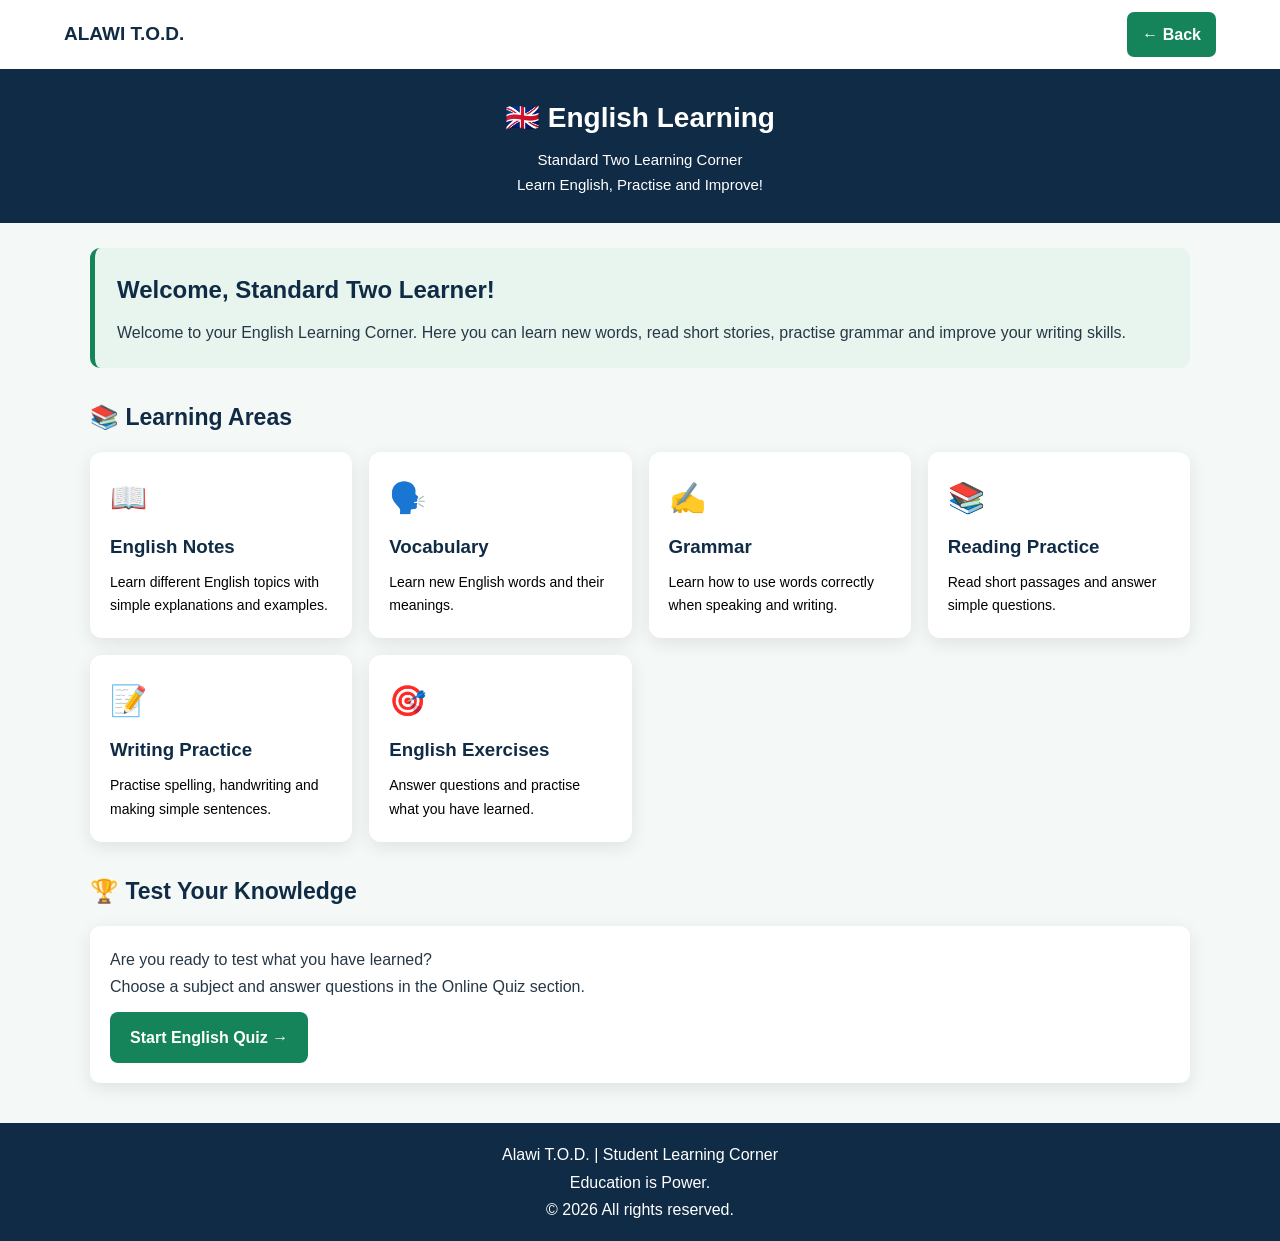
<file: english-learning-standard-two.html>
<!DOCTYPE html>
<html lang="en">
<head>
<meta charset="UTF-8">
<meta name="viewport" content="width=device-width, initial-scale=1.0">

<title>English Learning - Standard Two | Alawi T.O.D</title>

<style>
:root {
  --navy: #102b46;
  --green: #16845b;
  --light: #e8f5ee;
  --white: #ffffff;
  --text: #263746;
  --shadow: 0 5px 18px rgba(0,0,0,0.09);
}

* {
  box-sizing: border-box;
  margin: 0;
  padding: 0;
}

body {
  font-family: Arial, sans-serif;
  background: #f4f8f6;
  color: var(--text);
  line-height: 1.7;
}

header {
  background: var(--navy);
  color: white;
  padding: 25px 15px;
  text-align: center;
}

header h1 {
  font-size: 28px;
  margin-bottom: 5px;
}

header p {
  font-size: 15px;
}

.topbar {
  background: white;
  padding: 12px 5%;
  display: flex;
  justify-content: space-between;
  align-items: center;
  flex-wrap: wrap;
  gap: 10px;
  box-shadow: var(--shadow);
}

.brand {
  color: var(--navy);
  font-weight: bold;
  text-decoration: none;
  font-size: 19px;
}

.back-btn {
  background: var(--green);
  color: white;
  padding: 9px 15px;
  border-radius: 7px;
  text-decoration: none;
  font-weight: bold;
}

.container {
  width: 90%;
  max-width: 1100px;
  margin: 25px auto;
}

.welcome {
  background: var(--light);
  padding: 22px;
  border-left: 5px solid var(--green);
  border-radius: 10px;
  margin-bottom: 25px;
}

.welcome h2 {
  color: var(--navy);
  margin-bottom: 8px;
}

.section-title {
  color: var(--navy);
  margin: 30px 0 15px;
  font-size: 23px;
}

.learning-grid {
  display: grid;
  grid-template-columns: repeat(auto-fit, minmax(220px, 1fr));
  gap: 17px;
}

.learning-card {
  background: white;
  padding: 20px;
  border-radius: 12px;
  box-shadow: var(--shadow);
  border-top: 4px solid var(--green);
}

.learning-card h3 {
  color: var(--navy);
  margin: 8px 0;
}

.icon {
  font-size: 30px;
}

.learning-card p {
  font-size: 14px;
}

.topic-box {
  background: white;
  padding: 20px;
  margin: 15px 0;
  border-radius: 10px;
  box-shadow: var(--shadow);
}

.topic-box h3 {
  color: var(--green);
  margin-bottom: 8px;
}

.example {
  background: var(--light);
  padding: 12px;
  border-radius: 7px;
  margin-top: 10px;
}

.quiz-button {
  display: inline-block;
  background: var(--green);
  color: white;
  text-decoration: none;
  padding: 12px 20px;
  border-radius: 8px;
  margin-top: 12px;
  font-weight: bold;
}

footer {
  background: var(--navy);
  color: white;
  text-align: center;
  padding: 18px;
  margin-top: 40px;
}

@media(max-width:600px) {
  header h1 {
    font-size: 23px;
  }

  .container {
    width: 94%;
  }
}
</style>
</head>

<body>

<div class="topbar">
  <a class="brand" href="index.html">ALAWI T.O.D.</a>
  <a class="back-btn" href="javascript:history.back()">← Back</a>
</div>

<header>
  <h1>🇬🇧 English Learning</h1>
  <p>Standard Two Learning Corner</p>
  <p>Learn English, Practise and Improve!</p>
</header>

<main class="container">

  <section class="welcome">
    <h2>Welcome, Standard Two Learner!</h2>
    <p>
      Welcome to your English Learning Corner. Here you can learn
      new words, read short stories, practise grammar and improve
      your writing skills.
    </p>
  </section>

 <h2 class="section-title">📚 Learning Areas</h2>

<div class="learning-grid">

  <button class="learning-card" type="button" data-section="notes" style="border:0;text-align:left;font:inherit;cursor:pointer;width:100%;">
    <span class="icon">📖</span>
    <h3>English Notes</h3>
    <p>Learn different English topics with simple explanations and examples.</p>
  </button>

  <button class="learning-card" type="button" data-section="vocabulary" style="border:0;text-align:left;font:inherit;cursor:pointer;width:100%;">
    <span class="icon">🗣️</span>
    <h3>Vocabulary</h3>
    <p>Learn new English words and their meanings.</p>
  </button>

  <button class="learning-card" type="button" data-section="grammar" style="border:0;text-align:left;font:inherit;cursor:pointer;width:100%;">
    <span class="icon">✍️</span>
    <h3>Grammar</h3>
    <p>Learn how to use words correctly when speaking and writing.</p>
  </button>

  <button class="learning-card" type="button" data-section="reading" style="border:0;text-align:left;font:inherit;cursor:pointer;width:100%;">
    <span class="icon">📚</span>
    <h3>Reading Practice</h3>
    <p>Read short passages and answer simple questions.</p>
  </button>

  <button class="learning-card" type="button" data-section="writing" style="border:0;text-align:left;font:inherit;cursor:pointer;width:100%;">
    <span class="icon">📝</span>
    <h3>Writing Practice</h3>
    <p>Practise spelling, handwriting and making simple sentences.</p>
  </button>

  <button class="learning-card" type="button" data-section="exercises" style="border:0;text-align:left;font:inherit;cursor:pointer;width:100%;">
    <span class="icon">🎯</span>
    <h3>English Exercises</h3>
    <p>Answer questions and practise what you have learned.</p>
  </button>

</div>
 <!-- 1. ENGLISH NOTES -->
<section id="notes" class="learning-section" style="display:none;">

<h2 class="section-title">📖 English Notes - Standard Two</h2>

<button class="back-to-areas" type="button">← Back to Learning Areas</button>

<div class="topic-box">
<h3>1. Demonstratives</h3>
<p>Demonstratives are words used to point at people or things.</p>
<ul>
<li><b>This:</b> Used for one thing near us.</li>
<li><b>That:</b> Used for one thing far from us.</li>
<li><b>These:</b> Used for many things near us.</li>
<li><b>Those:</b> Used for many things far from us.</li>
</ul>
<p><b>Examples:</b></p>
<ul>
<li>This is a book.</li>
<li>That is a tree.</li>
<li>These are pens.</li>
<li>Those are birds.</li>
</ul>
</div>

<div class="topic-box">
<h3>2. Prepositions of Place</h3>
<p>Prepositions of place tell us where something or someone is.</p>
<ul>
<li><b>In:</b> Inside something.</li>
<li><b>On:</b> On the surface of something.</li>
<li><b>Under:</b> Below something.</li>
</ul>
<p><b>Examples:</b></p>
<ul>
<li>The book is in the bag.</li>
<li>The cup is on the table.</li>
<li>The ball is under the chair.</li>
</ul>
</div>

<div class="topic-box">
<h3>3. Has and Have</h3>
<p>Has and Have show that someone owns something.</p>
<ul>
<li>Use <b>Has</b> with He, She and It.</li>
<li>Use <b>Have</b> with I, You, We and They.</li>
</ul>
<p><b>Examples:</b></p>
<ul>
<li>She has a doll.</li>
<li>He has a bicycle.</li>
<li>I have a bag.</li>
<li>They have books.</li>
</ul>
</div>

<div class="topic-box">
<h3>4. Singular and Plural</h3>
<p><b>Singular</b> means one person or thing.</p>
<p><b>Plural</b> means more than one person or thing.</p>
<p>We can add -s, -es or -ies to make some words plural.</p>
<ul>
<li>Book → Books</li>
<li>Bus → Buses</li>
<li>Box → Boxes</li>
<li>Baby → Babies</li>
<li>City → Cities</li>
</ul>
</div>

<div class="topic-box">
<h3>5. Punctuation Marks</h3>
<p>Punctuation marks are signs used in writing.</p>
<ul>
<li><b>Full stop (.):</b> Ends a statement.</li>
<li><b>Question mark (?):</b> Ends a question.</li>
<li><b>Exclamation mark (!):</b> Shows strong feelings.</li>
<li><b>Comma (,):</b> Separates items in a list.</li>
</ul>
<p><b>Examples:</b></p>
<ul>
<li>I am a pupil.</li>
<li>What is your name?</li>
<li>Wow! That is beautiful!</li>
<li>I have a pen, a book and a bag.</li>
</ul>
</div>

<button class="back-to-areas" type="button">← Back to Learning Areas</button>
</section>


<!-- 2. VOCABULARY -->
<section id="vocabulary" class="learning-section" style="display:none;">

<h2 class="section-title">🗣️ English Vocabulary</h2>

<button class="back-to-areas" type="button">← Back to Learning Areas</button>

<div class="topic-box">
<h3>Words and Their Meanings</h3>
<p>Learn these English words and their meanings.</p>

<ul>
<li>Happy – Feeling good.</li>
<li>Sad – Feeling unhappy.</li>
<li>Beautiful – Very nice to look at.</li>
<li>Big – Large in size.</li>
<li>Small – Little in size.</li>
<li>Clean – Not dirty.</li>
<li>Dirty – Not clean.</li>
<li>Brave – Not afraid.</li>
<li>Quick – Fast.</li>
<li>Slow – Not fast.</li>
</ul>
</div>

<div class="topic-box">
<h3>Names of Things</h3>
<ul>
<li>Book – A thing we read.</li>
<li>Chair – A thing we sit on.</li>
<li>Table – A thing we put things on.</li>
<li>Pen – A thing we write with.</li>
<li>Bag – A thing we carry things in.</li>
<li>School – A place where pupils learn.</li>
</ul>
</div>

<div class="topic-box">
<h3>Action Words</h3>
<ul>
<li>Run – Move quickly.</li>
<li>Walk – Move on foot.</li>
<li>Eat – Take food.</li>
<li>Drink – Take water or another liquid.</li>
<li>Read – Look at and understand words.</li>
<li>Write – Make words or letters.</li>
<li>Sing – Make music with the voice.</li>
<li>Jump – Move up into the air.</li>
</ul>
</div>

<div class="topic-box">
<h3>Use the Words in Sentences</h3>
<ul>
<li>I am happy.</li>
<li>The elephant is big.</li>
<li>We read books at school.</li>
<li>Children like to play.</li>
<li>My mother is kind.</li>
</ul>
</div>

<button class="back-to-areas" type="button">← Back to Learning Areas</button>
</section>


<!-- 3. GRAMMAR -->
<section id="grammar" class="learning-section" style="display:none;">

<h2 class="section-title">✍️ English Grammar</h2>

<button class="back-to-areas" type="button">← Back to Learning Areas</button>

<div class="topic-box">
<h3>1. Nouns</h3>
<p>A noun is a naming word. It names a person, animal, place or thing.</p>
<p><b>Examples:</b></p>
<ul>
<li>Person – Teacher, mother, boy.</li>
<li>Animal – Dog, cat, cow.</li>
<li>Place – School, home, market.</li>
<li>Thing – Book, chair, pencil.</li>
</ul>
</div>

<div class="topic-box">
<h3>2. Pronouns</h3>
<p>A pronoun is a word used instead of a noun.</p>
<p><b>Examples:</b></p>
<ul>
<li>I am a pupil.</li>
<li>You are my friend.</li>
<li>We are learning English.</li>
<li>They are playing.</li>
</ul>
</div>

<div class="topic-box">
<h3>3. Verbs</h3>
<p>A verb is an action word.</p>
<p><b>Examples:</b></p>
<ul>
<li>The boy runs.</li>
<li>Mother cooks food.</li>
<li>Children play football.</li>
<li>We read books.</li>
</ul>
</div>

<div class="topic-box">
<h3>4. Articles: A and An</h3>
<p>We use <b>A</b> before a consonant sound.</p>
<p>We use <b>An</b> before a vowel sound.</p>
<p><b>Examples:</b></p>
<ul>
<li>A boy.</li>
<li>A cat.</li>
<li>An egg.</li>
<li>An orange.</li>
</ul>
</div>

<div class="topic-box">
<h3>5. Making Simple Sentences</h3>
<p>A sentence is a group of words that gives a complete meaning.</p>
<p><b>Examples:</b></p>
<ul>
<li>I love my school.</li>
<li>She is reading a book.</li>
<li>We play together.</li>
<li>The teacher is kind.</li>
</ul>
</div>

<button class="back-to-areas" type="button">← Back to Learning Areas</button>
</section>


<!-- 4. READING PRACTICE -->
<section id="reading" class="learning-section" style="display:none;">

<h2 class="section-title">📚 Reading Practice</h2>

<button class="back-to-areas" type="button">← Back to Learning Areas</button>

<div class="topic-box">
<h3>Passage 1: My School</h3>

<p>My name is Asha. I am a pupil. I go to Green Apple School. My school is beautiful. I have many friends. Our teachers teach us English, Mathematics and other subjects. I love my school.</p>

<h4>Answer the Questions</h4>
<ol>
<li>What is the name of the girl?</li>
<li>Where does Asha study?</li>
<li>Does Asha have friends?</li>
<li>Which subjects does Asha learn?</li>
<li>Does Asha love her school?</li>
</ol>
</div>

<div class="topic-box">
<h3>Passage 2: My Family</h3>

<p>My name is Juma. I live with my family. My father is a teacher. My mother is a farmer. I have one brother and two sisters. We help each other at home. I love my family.</p>

<h4>Answer the Questions</h4>
<ol>
<li>What is the boy's name?</li>
<li>Who is a teacher?</li>
<li>What does his mother do?</li>
<li>How many sisters does Juma have?</li>
<li>Does Juma love his family?</li>
</ol>
</div>

<div class="topic-box">
<h3>Passage 3: The Importance of Cleanliness</h3>

<p>Cleanliness is important in our lives. We should wash our hands before eating. We should brush our teeth every day. We should keep our homes and schools clean. Cleanliness helps us stay healthy.</p>

<h4>Answer the Questions</h4>
<ol>
<li>Is cleanliness important?</li>
<li>When should we wash our hands?</li>
<li>How often should we brush our teeth?</li>
<li>Where should we keep clean?</li>
<li>What does cleanliness help us to do?</li>
</ol>
</div>

<button class="back-to-areas" type="button">← Back to Learning Areas</button>
</section>


<!-- 5. WRITING PRACTICE -->
<section id="writing" class="learning-section" style="display:none;">

<h2 class="section-title">📝 Writing Practice</h2>

<button class="back-to-areas" type="button">← Back to Learning Areas</button>

<div class="topic-box">
<h3>1. Copy the Words</h3>
<p>Write these words in your exercise book.</p>
<ol>
<li>School</li>
<li>Teacher</li>
<li>Family</li>
<li>Beautiful</li>
<li>Friend</li>
<li>Morning</li>
<li>Village</li>
<li>Children</li>
</ol>
</div>

<div class="topic-box">
<h3>2. Complete the Words</h3>
<p>Fill in the missing letters.</p>
<ol>
<li>Schoo_</li>
<li>Teache_</li>
<li>Frien_</li>
<li>Bo_k</li>
<li>App_e</li>
<li>Tab_e</li>
</ol>
</div>

<div class="topic-box">
<h3>3. Arrange the Words</h3>
<p>Arrange the words to make correct sentences.</p>
<ol>
<li>am / I / pupil / a</li>
<li>school / love / I / my</li>
<li>football / play / We</li>
<li>is / She / reading</li>
</ol>
</div>

<div class="topic-box">
<h3>4. Write About Yourself</h3>
<p>Complete these sentences about yourself.</p>
<ol>
<li>My name is __________.</li>
<li>I am __________ years old.</li>
<li>I live in __________.</li>
<li>My school is __________.</li>
<li>My favourite subject is __________.</li>
</ol>
</div>

<button class="back-to-areas" type="button">← Back to Learning Areas</button>
</section>


<!-- 6. ENGLISH EXERCISES -->
<section id="exercises" class="learning-section" style="display:none;">

<h2 class="section-title">🎯 English Exercises</h2>

<button class="back-to-areas" type="button">← Back to Learning Areas</button>

<div class="topic-box">
<h3>Exercise 1: Choose the Correct Answer</h3>

<ol>
<li>She _____ a book.
<br>A. have &nbsp; B. has &nbsp; C. are</li>

<li>_____ is my pencil. (near)
<br>A. This &nbsp; B. Those &nbsp; C. That</li>

<li>The ball is _____ the table.
<br>A. under &nbsp; B. happy &nbsp; C. run</li>

<li>One book, two _____.
<br>A. book &nbsp; B. books &nbsp; C. booking</li>

<li>I have _____ orange.
<br>A. a &nbsp; B. an &nbsp; C. the</li>
</ol>
</div>

<div class="topic-box">
<h3>Exercise 2: Fill in the Blanks</h3>
<ol>
<li>I _____ a pupil. (am/is)</li>
<li>They _____ playing. (is/are)</li>
<li>He _____ a bag. (has/have)</li>
<li>The cat is _____ the box. (in/on)</li>
<li>We _____ English. (learn/learns)</li>
</ol>
</div>

<div class="topic-box">
<h3>Exercise 3: Write the Plural</h3>
<ol>
<li>Book = __________</li>
<li>Box = __________</li>
<li>Baby = __________</li>
<li>Pen = __________</li>
<li>Bus = __________</li>
</ol>
</div>

<div class="topic-box">
<h3>Exercise 4: Make Sentences</h3>
<p>Use these words to make sentences.</p>
<ol>
<li>Teacher</li>
<li>School</li>
<li>Friend</li>
<li>Beautiful</li>
<li>Read</li>
</ol>
</div>

<button class="back-to-areas" type="button">← Back to Learning Areas</button>
</section>
  <h2 class="section-title">🏆 Test Your Knowledge</h2>
  <div class="topic-box">
    <p>Are you ready to test what you have learned?</p>
    <p>Choose a subject and answer questions in the Online Quiz section.</p>

    <a class="quiz-button" href="online-quiz-standard-two.html">
      Start English Quiz →
    </a>
  </div>

</main>

<footer>
  <p>Alawi T.O.D. | Student Learning Corner</p>
  <p>Education is Power.</p>
  <p>© <span id="year"></span> All rights reserved.</p>
</footer>

<script>
document.getElementById('year').textContent = new Date().getFullYear();

// Learning Areas Navigation
const learningCards = document.querySelectorAll('.learning-card[data-section]');
const learningSections = document.querySelectorAll('.learning-section');
const learningAreasTitle = document.querySelector('.section-title');

learningCards.forEach(card => {
  card.addEventListener('click', function() {
    const selectedSection = this.dataset.section;

    learningAreasTitle.style.display = 'none';

    document.querySelector('.learning-grid').style.display = 'none';

    learningSections.forEach(section => {
      section.style.display = 'none';
    });

    const targetSection = document.getElementById(selectedSection);
    if (targetSection) {
      targetSection.style.display = 'block';
    }
  });
});

// Back to Learning Areas
document.querySelectorAll('.back-to-areas').forEach(button => {
  button.addEventListener('click', function() {
    learningSections.forEach(section => {
      section.style.display = 'none';
    });

    learningAreasTitle.style.display = 'block';
    document.querySelector('.learning-grid').style.display = 'grid';
  });
});
</script>

</body>
</html>
</file>
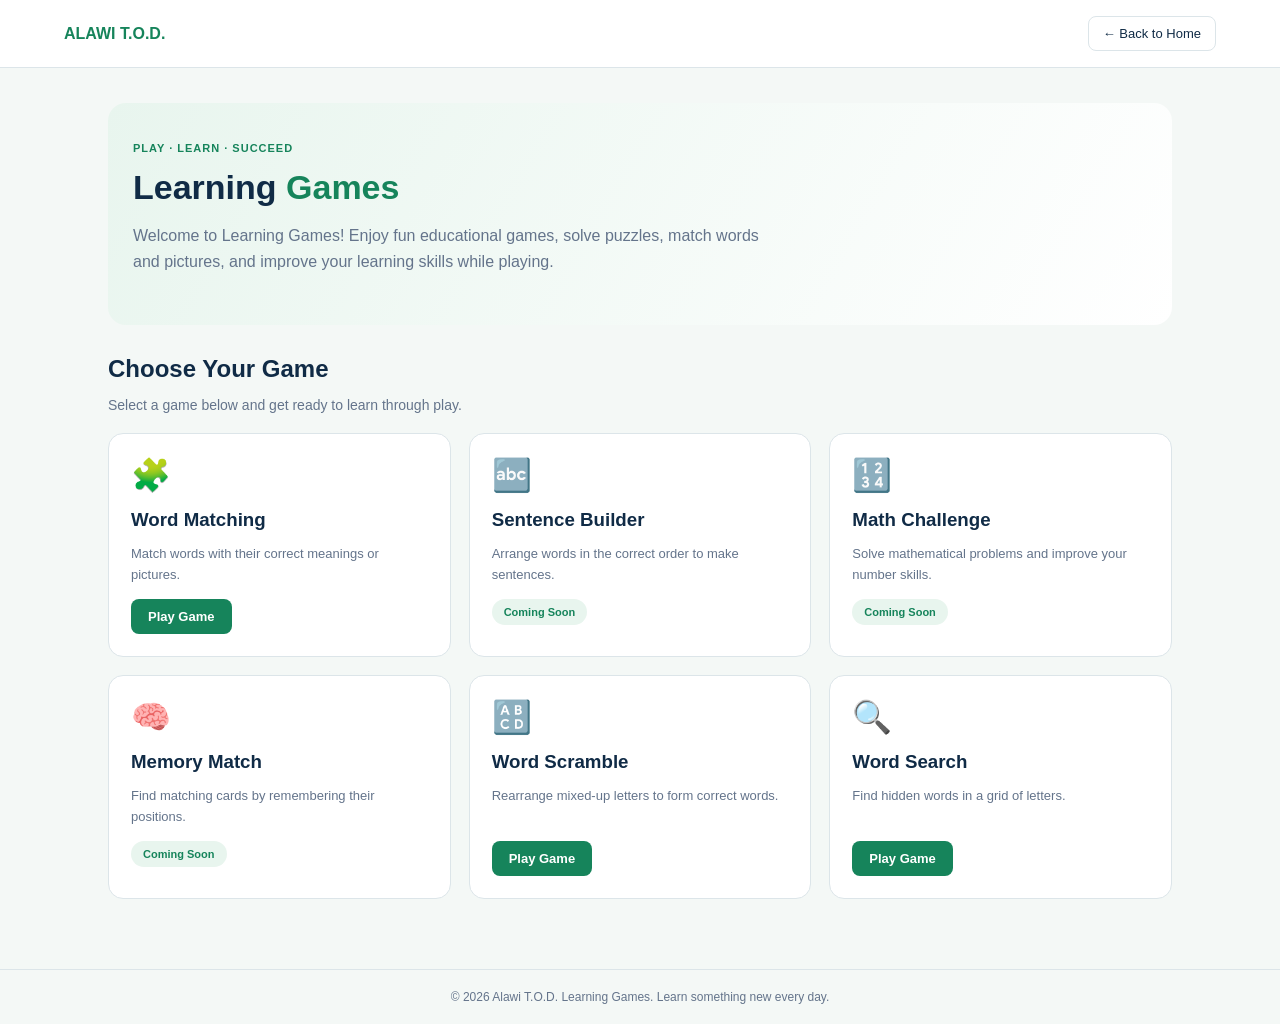
<file: learning-games.html>
<!DOCTYPE html>
<html lang="en">
<head>
<meta charset="UTF-8">
<meta name="viewport" content="width=device-width, initial-scale=1.0">
<title>Learning Games | Alawi T.O.D</title>

<style>
:root {
  --navy:#102b46;
  --green:#16845b;
  --light:#e8f5ee;
  --paper:#ffffff;
  --muted:#64748b;
  --line:#dce5e9;
}

* {
  box-sizing:border-box;
}

body {
  margin:0;
  font-family:Arial,sans-serif;
  background:#f4f8f6;
  color:var(--navy);
}

header {
  background:white;
  border-bottom:1px solid var(--line);
  padding:16px 5%;
  display:flex;
  justify-content:space-between;
  align-items:center;
}

.logo {
  font-weight:bold;
  color:var(--green);
}

.back {
  text-decoration:none;
  color:var(--navy);
  border:1px solid var(--line);
  padding:9px 14px;
  border-radius:8px;
  font-size:13px;
}

.container {
  max-width:1100px;
  margin:auto;
  padding:35px 18px;
}

.hero {
  background:linear-gradient(120deg,#e8f5ee,#ffffff);
  padding:35px 25px;
  border-radius:18px;
  margin-bottom:30px;
}

.kicker {
  color:var(--green);
  font-size:11px;
  font-weight:bold;
  letter-spacing:1px;
}

h1 {
  font-size:34px;
  margin:12px 0;
}

h1 span {
  color:var(--green);
}

.hero p {
  color:var(--muted);
  line-height:1.6;
  max-width:650px;
}

.section-title {
  margin-bottom:20px;
}

.section-title h2 {
  margin-bottom:7px;
}

.section-title p {
  color:var(--muted);
  font-size:14px;
}

.games-grid {
  display:grid;
  grid-template-columns:repeat(3,minmax(0,1fr));
  gap:18px;
}

.game-card {
  background:white;
  border:1px solid var(--line);
  border-radius:15px;
  padding:22px;
  transition:.2s;
}

.game-card:hover {
  transform:translateY(-4px);
  border-color:var(--green);
}

.game-icon {
  font-size:32px;
}

.game-card h3 {
  margin:15px 0 8px;
}

.game-card p {
  color:var(--muted);
  font-size:13px;
  line-height:1.6;
  min-height:42px;
}

.play-btn {
  display:inline-block;
  background:var(--green);
  color:white;
  text-decoration:none;
  padding:10px 17px;
  border-radius:8px;
  font-size:13px;
  font-weight:bold;
}

.coming {
  display:inline-block;
  background:var(--light);
  color:var(--green);
  padding:7px 12px;
  border-radius:20px;
  font-size:11px;
  font-weight:bold;
}

footer {
  border-top:1px solid var(--line);
  padding:20px;
  text-align:center;
  color:var(--muted);
  font-size:12px;
  margin-top:35px;
}

@media(max-width:750px) {
  .games-grid {
    grid-template-columns:repeat(2,minmax(0,1fr));
  }
}

@media(max-width:480px) {
  .games-grid {
    grid-template-columns:1fr;
  }

  h1 {
    font-size:27px;
  }
}
</style>
</head>

<body>

<header>
  <div class="logo">ALAWI T.O.D.</div>
 <a class="back" href="student-learning.html">← Back to Home</a>
</header>

<main class="container">

<section class="hero">
  <span class="kicker">PLAY · LEARN · SUCCEED</span>
  <h1>Learning <span>Games</span></h1>
  <p>
    Welcome to Learning Games! Enjoy fun educational games,
    solve puzzles, match words and pictures, and improve
    your learning skills while playing.
  </p>
</section>

<section>
  <div class="section-title">
    <h2>Choose Your Game</h2>
    <p>Select a game below and get ready to learn through play.</p>
  </div>

  <div class="games-grid">

    <article class="game-card">
      <div class="game-icon">🧩</div>
      <h3>Word Matching</h3>
      <p>Match words with their correct meanings or pictures.</p>
      <a href="word-matching-game.html" class="play-btn">Play Game</a>
    </article>

    <article class="game-card">
      <div class="game-icon">🔤</div>
      <h3>Sentence Builder</h3>
      <p>Arrange words in the correct order to make sentences.</p>
      <span class="coming">Coming Soon</span>
    </article>

    <article class="game-card">
      <div class="game-icon">🔢</div>
      <h3>Math Challenge</h3>
      <p>Solve mathematical problems and improve your number skills.</p>
      <span class="coming">Coming Soon</span>
    </article>

    <article class="game-card">
      <div class="game-icon">🧠</div>
      <h3>Memory Match</h3>
      <p>Find matching cards by remembering their positions.</p>
      <span class="coming">Coming Soon</span>
    </article>

    <article class="game-card">
      <div class="game-icon">🔠</div>
      <h3>Word Scramble</h3>
      <p>Rearrange mixed-up letters to form correct words.</p>
     <a href="word-scramble-game.html" class="play-btn">Play Game</a>
    </article>

    <article class="game-card">
  <div class="game-icon">🔍</div>
  <h3>Word Search</h3>
  <p>Find hidden words in a grid of letters.</p>
  <a href="word-search-game.html" class="play-btn">Play Game</a>
</article>
  </div>
</section>

</main>

<footer>
  © <span id="year"></span> Alawi T.O.D. Learning Games.
  Learn something new every day.
</footer>

<script>
document.getElementById("year").textContent =
new Date().getFullYear();
</script>

</body>
</html>
</file>
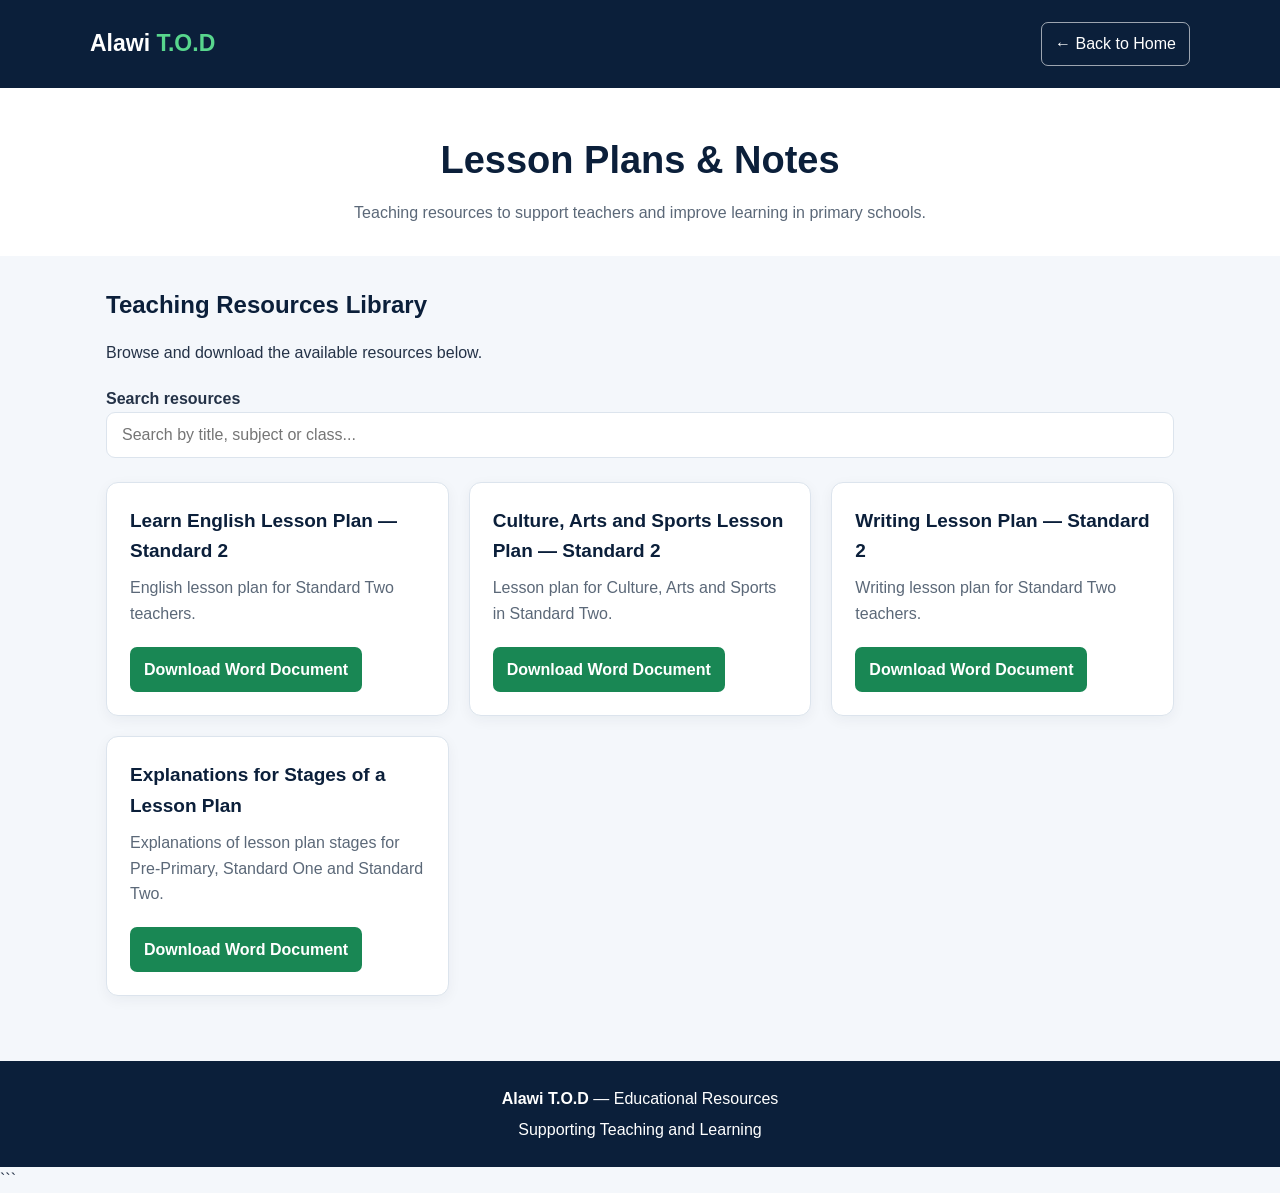
<file: lesson-plans.html>
<!DOCTYPE html>
<html lang="en">
<head>
    <meta charset="UTF-8">
    <meta name="viewport" content="width=device-width, initial-scale=1.0">
    <meta name="description" content="Explore lesson plans and teaching resources for primary school teachers.">
    <title>Lesson Plans & Notes | Alawi T.O.D</title>

    <style>
        :root {
            --navy: #0b1f3a;
            --green: #198754;
            --light-green: #eaf7ef;
            --white: #ffffff;
            --background: #f4f7fb;
            --text: #243247;
            --border: #dce4ed;
        }

        * {
            box-sizing: border-box;
        }

        body {
            margin: 0;
            font-family: Arial, Helvetica, sans-serif;
            background: var(--background);
            color: var(--text);
            line-height: 1.6;
        }

        header {
            background: var(--navy);
            color: var(--white);
            padding: 22px 16px;
        }

        .navbar {
            max-width: 1100px;
            margin: auto;
            display: flex;
            justify-content: space-between;
            align-items: center;
            gap: 16px;
            flex-wrap: wrap;
        }

        .brand {
            color: var(--white);
            text-decoration: none;
            font-size: 23px;
            font-weight: bold;
        }

        .brand span {
            color: #58d68d;
        }

        .home-link {
            color: var(--white);
            text-decoration: none;
            border: 1px solid rgba(255, 255, 255, 0.6);
            border-radius: 7px;
            padding: 8px 13px;
        }

        .home-link:hover {
            background: var(--green);
        }

        .hero {
            background: var(--white);
            text-align: center;
            padding: 42px 16px 30px;
        }

        .hero h1 {
            color: var(--navy);
            margin: 0 0 10px;
            font-size: clamp(27px, 5vw, 38px);
        }

        .hero p {
            max-width: 650px;
            margin: auto;
            color: #5b6878;
        }

        main {
            max-width: 1100px;
            margin: 30px auto;
            padding: 0 16px 35px;
        }

        .library-heading {
            margin-bottom: 20px;
        }

        .library-heading h2 {
            color: var(--navy);
            margin-bottom: 5px;
        }

        .search-box {
            width: 100%;
            padding: 13px 15px;
            border: 1px solid var(--border);
            border-radius: 9px;
            font-size: 16px;
            margin-bottom: 24px;
            background: var(--white);
        }

        .search-box:focus {
            outline: 2px solid var(--green);
            outline-offset: 2px;
        }

        .resource-grid {
            display: grid;
            grid-template-columns: repeat(auto-fit, minmax(min(100%, 280px), 1fr));
            gap: 20px;
        }

        .resource-card {
            background: var(--white);
            border: 1px solid var(--border);
            border-radius: 12px;
            padding: 23px;
            box-shadow: 0 4px 14px rgba(11, 31, 58, 0.05);
            display: flex;
            flex-direction: column;
            align-items: flex-start;
        }

        .resource-card h3 {
            color: var(--navy);
            margin: 0 0 9px;
            font-size: 19px;
        }

        .resource-card p {
            margin: 0 0 20px;
            color: #5b6878;
            flex-grow: 1;
        }

        .download-link {
            display: inline-block;
            background: var(--green);
            color: var(--white);
            padding: 10px 14px;
            text-decoration: none;
            border-radius: 7px;
            font-weight: bold;
        }

        .download-link:hover {
            background: var(--navy);
        }

        .download-link:focus-visible,
        .home-link:focus-visible {
            outline: 3px solid #58d68d;
            outline-offset: 3px;
        }

        .no-results {
            display: none;
            background: var(--white);
            border-radius: 8px;
            padding: 20px;
            text-align: center;
        }

        footer {
            background: var(--navy);
            color: var(--white);
            text-align: center;
            padding: 20px 15px;
        }

        footer p {
            margin: 5px 0;
        }

        @media (max-width: 480px) {
            .navbar {
                align-items: flex-start;
            }

            .hero {
                padding-top: 30px;
            }

            .resource-card {
                padding: 19px;
            }
        }
    </style>
</head>

<body>

    <header>
        <nav class="navbar" aria-label="Main navigation">
            <a class="brand" href="index.html">Alawi <span>T.O.D</span></a>
            <a class="home-link" href="index.html">← Back to Home</a>
        </nav>
    </header>

    <section class="hero">
        <h1>Lesson Plans & Notes</h1>
        <p>
            Teaching resources to support teachers and improve learning
            in primary schools.
        </p>
    </section>

    <main>
        <div class="library-heading">
            <h2>Teaching Resources Library</h2>
            <p>Browse and download the available resources below.</p>
        </div>

        <label for="resourceSearch"><strong>Search resources</strong></label>
        <input
            type="search"
            id="resourceSearch"
            class="search-box"
            placeholder="Search by title, subject or class..."
            autocomplete="off"
        >

        <div class="resource-grid" id="resourceGrid">

            <article class="resource-card">
                <h3>Learn English Lesson Plan — Standard 2</h3>
                <p>English lesson plan for Standard Two teachers.</p>
                <a class="download-link"
                   href="lesson-plans/ENGLISH%20STD%202%20lesson.docx"
                   download>
                    Download Word Document
                </a>
            </article>

            <article class="resource-card">
                <h3>Culture, Arts and Sports Lesson Plan — Standard 2</h3>
                <p>Lesson plan for Culture, Arts and Sports in Standard Two.</p>
                <a class="download-link"
                   href="lesson-plans/ART%20AND%20SPORTS%20STD%202.docx"
                   download>
                    Download Word Document
                </a>
            </article>

            <article class="resource-card">
                <h3>Writing Lesson Plan — Standard 2</h3>
                <p>Writing lesson plan for Standard Two teachers.</p>
                <a class="download-link"
                   href="lesson-plans/WRITING%20STD%202.docx"
                   download>
                    Download Word Document
                </a>
            </article>

            <article class="resource-card">
                <h3>Explanations for Stages of a Lesson Plan</h3>
                <p>Explanations of lesson plan stages for Pre-Primary, Standard One and Standard Two.</p>
                <a class="download-link"
                   href="lesson-plans/LESSON%20PLAN%20-%20PRE-PRIMARY%2C%20STD%20I%20%26%20II-1.docx"
                   download>
                    Download Word Document
                </a>
            </article>

        </div>

        <p class="no-results" id="noResults">
            No resources found. Try another search.
        </p>
    </main>

    <footer>
        <p><strong>Alawi T.O.D</strong> — Educational Resources</p>
        <p>Supporting Teaching and Learning</p>
    </footer>

    <script>
        const searchInput = document.getElementById("resourceSearch");
        const resourceCards = document.querySelectorAll(".resource-card");
        const noResults = document.getElementById("noResults");

        searchInput.addEventListener("input", function () {
            const searchTerm = this.value.toLowerCase().trim();
            let visibleCount = 0;

            resourceCards.forEach(function (card) {
                const cardText = card.textContent.toLowerCase();
                const matches = cardText.includes(searchTerm);

                card.style.display = matches ? "flex" : "none";

                if (matches) {
                    visibleCount++;
                }
            });

            noResults.style.display = visibleCount === 0 ? "block" : "none";
        });
    </script>

</body>
</html>
```
</file>
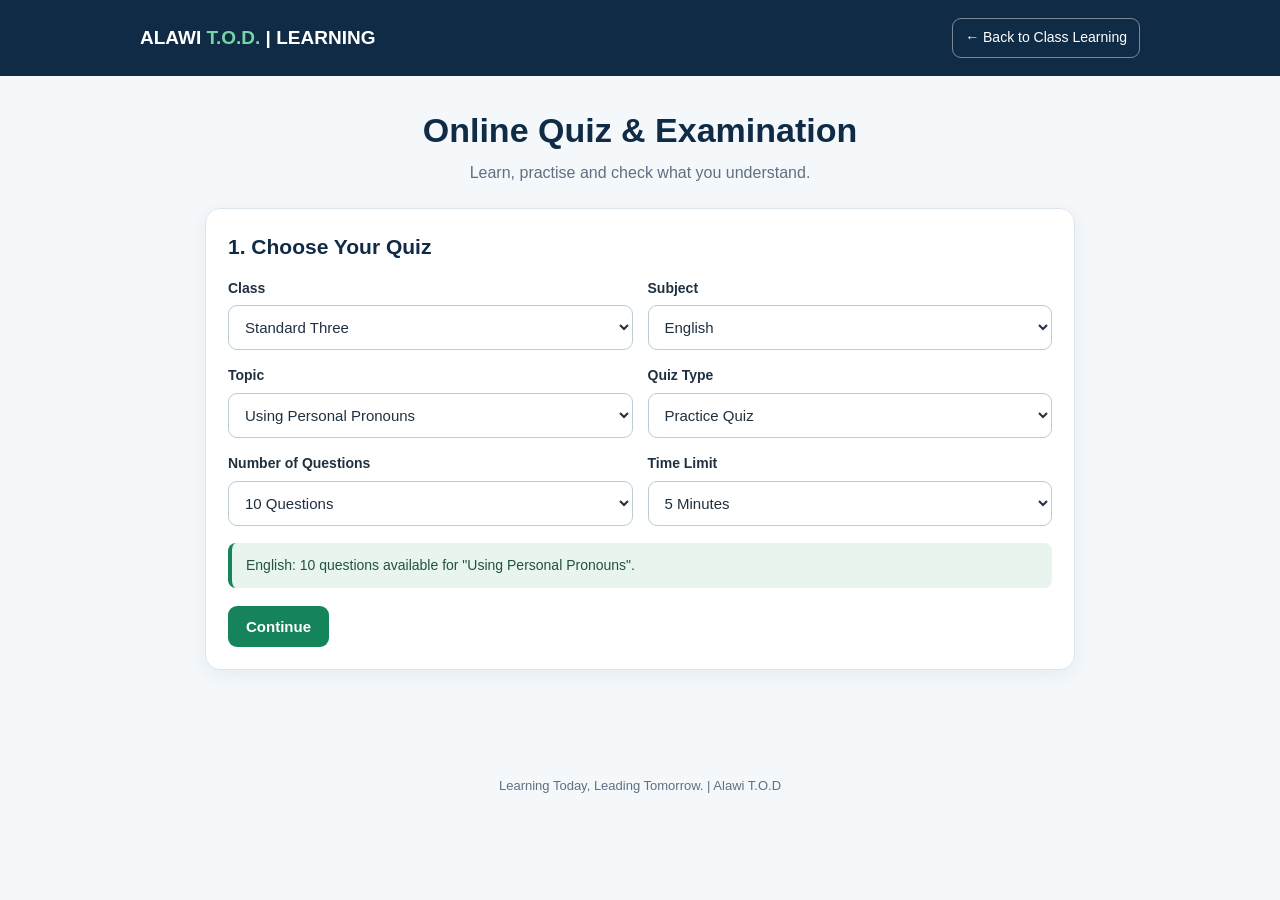
<file: online-quiz-standard-three.html>
<!DOCTYPE html>
<html lang="en">
<head>
<meta charset="UTF-8">
<meta name="viewport" content="width=device-width, initial-scale=1.0">
<title>Online Quiz & Examination | Alawi T.O.D</title>
<style>
:root{--navy:#102b46;--green:#16845b;--light:#e8f5ee;--ink:#203040;--muted:#607080;--line:#dce5eb;--bg:#f4f8fb}
*{box-sizing:border-box}body{margin:0;font-family:Arial,Helvetica,sans-serif;background:var(--bg);color:var(--ink);line-height:1.55}
header{background:var(--navy);color:white;padding:18px 16px}.top{max-width:1000px;margin:auto;display:flex;justify-content:space-between;align-items:center;gap:12px;flex-wrap:wrap}.brand{font-weight:800;font-size:19px}.brand span{color:#75d5a7}
a.back{color:white;text-decoration:none;border:1px solid #ffffff70;border-radius:9px;padding:8px 12px;font-size:14px}
main{max-width:900px;margin:28px auto;padding:0 15px 40px}.hero{text-align:center;margin-bottom:22px}.hero h1{color:var(--navy);margin:0 0 5px;font-size:clamp(25px,4vw,34px)}.hero p{color:var(--muted);margin:0}
.panel{background:white;border:1px solid var(--line);border-radius:15px;padding:22px;margin:18px 0;box-shadow:0 5px 18px #102b4610}h2{color:var(--navy);margin:0 0 14px;font-size:21px}
.grid{display:grid;grid-template-columns:repeat(2,minmax(0,1fr));gap:15px}label.field{display:block;font-weight:700;margin-bottom:6px;font-size:14px}
select{width:100%;padding:12px;border:1px solid #bdcbd5;border-radius:9px;background:white;color:var(--ink);font-size:15px}
button{border:0;border-radius:9px;padding:12px 18px;font-weight:700;font-size:15px;cursor:pointer}.primary{background:var(--green);color:white}.secondary{background:var(--light);color:var(--green)}.btnrow{display:flex;gap:10px;flex-wrap:wrap;margin-top:18px}
.note{background:var(--light);border-left:4px solid var(--green);padding:12px 14px;border-radius:8px;color:#24523e;font-size:14px}.hidden{display:none!important}
.meta{display:flex;justify-content:space-between;gap:10px;flex-wrap:wrap;color:var(--muted);font-weight:700}.timer{background:#fff5d9;color:#775400;padding:7px 12px;border-radius:9px}
.progress{height:9px;background:#e8edf1;border-radius:20px;overflow:hidden;margin:15px 0}.progress span{display:block;height:100%;background:var(--green);width:0}
.qtext{font-size:19px;font-weight:700;color:var(--navy);margin:18px 0}.option{display:flex;gap:10px;align-items:flex-start;padding:12px;border:1px solid var(--line);border-radius:10px;margin:9px 0;cursor:pointer}.option:hover{background:#f6fbf8}.option input{margin-top:5px}
.score{font-size:42px;font-weight:800;color:var(--green);text-align:center}.result-message{text-align:center;font-weight:700;font-size:18px}.review-item{border:1px solid var(--line);border-radius:10px;padding:14px;margin:12px 0}.correct{color:#137547;font-weight:700}.wrong{color:#b42318;font-weight:700}.small{font-size:13px;color:var(--muted)}
footer{text-align:center;color:var(--muted);font-size:13px;padding:20px}
@media(max-width:620px){.grid{grid-template-columns:1fr}.panel{padding:17px}}
</style>
</head>
<body>
<header><div class="top"><div class="brand">ALAWI <span>T.O.D.</span> | LEARNING</div><a class="back" href="class-learning.html">← Back to Class Learning</a></div></header>
<main>
<section class="hero"><h1>Online Quiz & Examination</h1><p>Learn, practise and check what you understand.</p></section>
<section class="panel" id="setup">
<h2>1. Choose Your Quiz</h2>
<div class="grid">
<div><label class="field" for="classSelect">Class</label><select id="classSelect"><option selected>Standard Three</option></select></div>
<div><label class="field" for="subjectSelect">Subject</label><select id="subjectSelect">
<option>English</option><option>Mathematics</option><option>Kiswahili</option><option>Science and Technology</option><option>Geography and Environment</option><option>General Knowledge</option>
</select></div>
<div><label class="field" for="topicSelect">Topic</label><select id="topicSelect"><option value="" selected disabled>Choose a topic</option></select></div>
<div><label class="field" for="typeSelect">Quiz Type</label><select id="typeSelect"><option>Practice Quiz</option><option>Examination</option></select></div>
<div><label class="field" for="countSelect">Number of Questions</label><select id="countSelect"><option value="10">10 Questions</option><option value="20">20 Questions</option><option value="30">30 Questions</option></select></div>
<div><label class="field" for="durationSelect">Time Limit</label><select id="durationSelect"><option value="5">5 Minutes</option><option value="10">10 Minutes</option><option value="15">15 Minutes</option></select></div>
</div>
<div class="note" id="availabilityNote" style="margin-top:17px">Standard Three sample question bank is available for all six subjects. Choose All Topics to access up to 30 questions.</div>
<div class="btnrow"><button class="primary" id="continueBtn">Continue</button></div>
</section>
<section class="panel hidden" id="instructions"><h2>2. Instructions</h2><ul><li>Read every question carefully.</li><li>Choose one answer for each question.</li><li>Use Previous and Next to move between questions.</li><li>When time is over, your answers will be submitted automatically.</li></ul><div class="note" id="summary"></div><div class="btnrow"><button class="primary" id="startBtn">Start Quiz</button><button class="secondary" id="changeBtn">Change Selection</button></div></section>
<section class="panel hidden" id="quiz"><div class="meta"><span id="quizTitle"></span><span class="timer" id="timer">05:00</span></div><div class="progress"><span id="progressBar"></span></div><div class="meta"><span id="qNumber"></span><span id="answered">Answered: 0</span></div><div id="questionArea"></div><div class="btnrow"><button class="secondary" id="prevBtn">← Previous</button><button class="primary" id="nextBtn">Next →</button><button class="primary hidden" id="submitBtn">Submit Quiz</button></div></section>
<section class="panel hidden" id="results"><h2>3. Your Results</h2><div class="score" id="score">0/10</div><div class="result-message" id="message"></div><div class="grid" style="margin-top:18px"><div class="note">Correct answers: <b id="correct"></b></div><div class="note">Wrong answers: <b id="wrong"></b></div><div class="note">Percentage: <b id="percent"></b></div><div class="note">Grade: <b id="grade"></b></div></div><div class="btnrow"><button class="primary" id="reviewBtn">Review Answers</button><button class="secondary" id="retryBtn">Try Again</button><button class="secondary" onclick="location.href='class-learning.html'">Back to Learning Areas</button></div><div id="review" class="hidden"><h2 style="margin-top:22px">Review Your Answers</h2><div id="reviewList"></div></div></section>
</main><footer>Learning Today, Leading Tomorrow. | Alawi T.O.D</footer>
<script>
/* Each item: [topic, question, [A,B,C,D], correct answer index, explanation] */
const bank = {
"English": [
/* UNIT 2: USING PERSONAL PRONOUNS */

["Using Personal Pronouns","Which pronoun can replace the name Amina?",["He","She","It","They"],1,"She replaces the name of a girl."],

["Using Personal Pronouns","Choose the correct pronoun: ___ am a pupil.",["He","I","She","They"],1,"I is used when speaking about yourself."],

["Using Personal Pronouns","Which pronoun can replace Juma?",["She","It","He","We"],2,"He replaces the name of a boy."],

["Using Personal Pronouns","Choose the correct pronoun: The dog is hungry. ___ needs food.",["He","She","It","We"],2,"It is used for an animal when its sex is not specified."],

["Using Personal Pronouns","Choose the correct pronoun: My friends and I are pupils. ___ go to school.",["They","We","He","She"],1,"We refers to the speaker and other people."],

["Using Personal Pronouns","Which pronoun can replace the names Juma and Asha?",["He","She","It","They"],3,"They replaces two or more people."],

["Using Personal Pronouns","Choose the correct pronoun: ___ are my teacher.",["You","It","He","She"],0,"You is used when speaking to someone."],

["Using Personal Pronouns","Choose the correct pronoun: My mother is cooking. ___ is in the kitchen.",["He","It","She","They"],2,"She refers to a female person."],

["Using Personal Pronouns","Choose the correct pronoun: The boys are playing. ___ are happy.",["He","She","It","They"],3,"They refers to more than one person."],

["Using Personal Pronouns","Which pronoun can replace the word book?",["He","She","It","We"],2,"It can replace the name of a thing."],


/* UNIT 3: EXPRESSING POSSESSION */

["Expressing Possession","Choose the correct word: I ___ a new bag.",["has","have","having","had"],1,"Have is used with I."],

["Expressing Possession","Choose the correct word: She ___ a beautiful dress.",["have","has","having","are"],1,"Has is used with she."],

["Expressing Possession","Choose the correct word: They ___ three books.",["has","is","have","am"],2,"Have is used with they."],

["Expressing Possession","Choose the correct word: He ___ a bicycle.",["have","has","are","having"],1,"Has is used with he."],

["Expressing Possession","Choose the correct word: We ___ a big classroom.",["has","have","is","am"],1,"Have is used with we."],

["Expressing Possession","Which sentence is correct?",["She have a pen.","She has a pen.","She having a pen.","She are a pen."],1,"She has a pen is grammatically correct."],

["Expressing Possession","Choose the correct word: The teacher ___ a book.",["have","has","are","am"],1,"Has is used with a singular subject."],

["Expressing Possession","Which sentence shows that a girl does not possess a bag?",["She has a bag.","She have a bag.","She does not have a bag.","She having a bag."],2,"Does not have expresses lack of possession."],

["Expressing Possession","Choose the correct word: My parents ___ a house.",["has","have","is","am"],1,"Have is used with a plural subject."],

["Expressing Possession","Choose the correct sentence.",["The cat have a tail.","The cat has a tail.","The cat are a tail.","The cat having a tail."],1,"Has is used with the singular subject the cat."],


/* UNIT 4: DESCRIBING ROUTINES */

["Describing Routines","What do you do every morning?",["I wake up.","I am sleeping now.","I slept yesterday.","I will sleep tomorrow."],0,"A routine is an activity done regularly."],

["Describing Routines","Choose the correct sentence: Juma ___ to school every day.",["go","goes","going","gone"],1,"Goes is used with Juma in the simple present tense."],

["Describing Routines","Asha ___ her teeth every morning.",["brush","brushes","brushing","brushed"],1,"Brushes is used with a singular subject."],

["Describing Routines","Which activity is commonly done before going to bed?",["Waking up","Sleeping","Going to school","Eating breakfast"],1,"Sleeping is commonly done before going to bed."],

["Describing Routines","Choose the correct sentence.",["I eats breakfast every morning.","I eat breakfast every morning.","I eating breakfast every morning.","I eaten breakfast every morning."],1,"Eat is used with I in the simple present tense."],

["Describing Routines","What do pupils usually do at school?",["They study.","They sleep all day.","They cook every lesson.","They swim in class."],0,"Pupils study at school."],

["Describing Routines","My father ___ to work every morning.",["go","goes","going","gone"],1,"Goes agrees with the singular subject my father."],

["Describing Routines","Which word shows that an activity happens regularly?",["Yesterday","Every day","Tomorrow","Last week"],1,"Every day shows a regular routine."],

["Describing Routines","We ___ football every Saturday.",["plays","playing","play","played"],2,"Play is used with we."],

["Describing Routines","What do you do after waking up?",["I brush my teeth.","I brushed my teeth yesterday.","I will sleep tomorrow.","I am slept."],0,"Brushing teeth can be part of a daily routine."],


/* UNIT 5: DESCRIBING ONGOING ACTIVITIES */

["Describing Ongoing Activities","Choose the correct sentence: A boy is ___ a book now.",["read","reads","reading","readed"],2,"Reading describes an activity happening now."],

["Describing Ongoing Activities","The girls are ___ a song.",["sing","sings","singing","sang"],2,"Singing is the -ing form of sing."],

["Describing Ongoing Activities","Mother is ___ the floor.",["sweep","sweeps","sweeping","swept"],2,"Sweeping describes an ongoing activity."],

["Describing Ongoing Activities","Choose the correct word: The teacher is ___ on the board.",["write","writes","writing","wrote"],2,"Writing is the -ing form of write."],

["Describing Ongoing Activities","The children are ___ football.",["play","plays","playing","played"],2,"Playing describes an activity happening now."],

["Describing Ongoing Activities","Choose the correct sentence.",["He are running.","He is running.","He am running.","He running."],1,"He is running is grammatically correct."],

["Describing Ongoing Activities","The baby is ___.",["cry","cries","crying","cried"],2,"Crying describes what the baby is doing now."],

["Describing Ongoing Activities","Choose the correct word: They are ___ the classroom.",["clean","cleans","cleaning","cleaned"],2,"Cleaning is the -ing form of clean."],

["Describing Ongoing Activities","Which sentence describes an activity happening now?",["She walks every day.","She is walking now.","She walked yesterday.","She will walk tomorrow."],1,"Is walking describes an ongoing activity."],

["Describing Ongoing Activities","Choose the correct sentence.",["We is learning English.","We am learning English.","We are learning English.","We learning English."],2,"We are learning English is grammatically correct."],


/* UNIT 6: CONNECTING IDEAS USING AND AND BUT */

["Connecting Ideas Using 'And' and 'But'","Choose the correct word: I like English ___ Kiswahili.",["but","and","or","because"],1,"And joins similar ideas."],

["Connecting Ideas Using 'And' and 'But'","Choose the correct word: Juma is poor ___ he is happy.",["and","but","or","so"],1,"But joins contrasting ideas."],

["Connecting Ideas Using 'And' and 'But'","Join the sentences: I have a pen. I have a book.",["I have a pen but a book.","I have a pen and a book.","I have a pen or a book.","I have a pen because a book."],1,"And joins the two things."],

["Connecting Ideas Using 'And' and 'But'","Choose the correct word: Asha is young ___ clever.",["but","and","because","or"],1,"And connects two similar descriptions."],

["Connecting Ideas Using 'And' and 'But'","Choose the correct word: The bag is small ___ it is heavy.",["and","but","or","so"],1,"But connects contrasting ideas."],

["Connecting Ideas Using 'And' and 'But'","Which sentence uses 'and' correctly?",["I like rice and beans.","I like rice but beans.","I like rice because beans.","I like rice or beans and."],0,"And joins rice and beans."],

["Connecting Ideas Using 'And' and 'But'","Choose the correct word: He is sick ___ he goes to school.",["and","but","or","because"],1,"But shows contrast between the two ideas."],

["Connecting Ideas Using 'And' and 'But'","Complete the sentence: My father and my mother ___ at home.",["is","am","are","has"],2,"Are agrees with the compound subject."],

["Connecting Ideas Using 'And' and 'But'","Choose the correct word: The sun is hot ___ the wind is cold.",["and","but","because","or"],1,"But connects contrasting conditions."],

["Connecting Ideas Using 'And' and 'But'","Which word joins two similar ideas?",["But","And","Because","Although"],1,"And is used to join similar ideas."],


/* UNIT 7: READING A VARIETY OF TEXTS */

["Reading a Variety of Texts","Read: Juma has a goat. The goat is white. What colour is the goat?",["Black","Brown","White","Grey"],2,"The passage says the goat is white."],

["Reading a Variety of Texts","Read: Amina wakes up early. She washes her face and goes to school. What does Amina do after waking up?",["She washes her face.","She goes to sleep.","She cooks lunch.","She plays football."],0,"Amina washes her face after waking up."],

["Reading a Variety of Texts","Read: There are five pupils in the classroom. How many pupils are there?",["Three","Four","Five","Six"],2,"The passage says there are five pupils."],

["Reading a Variety of Texts","Read: Musa has a red bicycle. What does Musa have?",["A red bicycle","A blue bag","A black goat","A green book"],0,"Musa has a red bicycle."],

["Reading a Variety of Texts","Read: The farmer keeps cows, goats and chickens. Who keeps these animals?",["A teacher","A farmer","A doctor","A driver"],1,"The passage says the farmer keeps the animals."],

["Reading a Variety of Texts","Read: Neema likes reading books. She reads every evening. What does Neema like doing?",["Singing","Dancing","Reading books","Cooking"],2,"Neema likes reading books."],

["Reading a Variety of Texts","Read: It rains heavily. The children stay inside the classroom. Where do the children stay?",["Outside","In the classroom","At the market","Under a tree"],1,"The children stay inside the classroom."],

["Reading a Variety of Texts","Read: Our school has a big playground. Pupils play football there. What do pupils play?",["Netball only","Football","Basketball only","Volleyball only"],1,"The passage says pupils play football."],

["Reading a Variety of Texts","Read: A bird builds its nest in a tree. Where does the bird build its nest?",["In a house","Under a table","In a tree","On the road"],2,"The bird builds its nest in a tree."],

["Reading a Variety of Texts","Read: Fatuma has two sisters and one brother. How many children are mentioned as her siblings?",["One","Two","Three","Four"],2,"Two sisters and one brother make three siblings."]

],
"Mathematics": [
["Numbers","What number comes after 29?",["28","30","31","39"],1,"30 comes after 29."],
["Numbers","What is the number name of 15?",["Fifty","Five","Fifteen","Fourteen"],2,"15 is fifteen."],
["Numbers","Which number is the smallest?",["18","12","20","15"],1,"12 is the smallest number."],
["Numbers","What is the place value of 4 in  forty-two (42)?",["4","2","40","400"],2,"The digit 4 is in the tens place, so its value is 40."],
["Numbers","Which number is an even number?",["7","9","12","15"],2,"12 is divisible by 2."],
["Numbers","Count: 5, 10, 15, ___.",["16","18","20","25"],2,"The pattern increases by 5."],
["Numbers","How many tens are in 30?",["1","2","3","4"],2,"30 has three tens."],
["Numbers","Which is the greatest number?",["24","42","14","32"],1,"42 is the greatest number."],
["Numbers","What is 100 written in words?",["Ten","One hundred","One thousand","Twenty"],1,"100 is one hundred."],
["Numbers","What number comes before 50?",["48","49","51","40"],1,"49 comes before 50."],
["Addition","What is 7 + 5?",["10","11","12","13"],2,"7 + 5 = 12."],
["Addition","What is 14 + 3?",["16","17","18","19"],1,"14 + 3 = 17."],
["Addition","Add 20 and 10.",["20","25","30","40"],2,"20 + 10 = 30."],
["Addition","There are 6 red balls and 4 blue balls. How many balls are there?",["8","9","10","11"],2,"6 + 4 = 10 balls."],
["Addition","What is 9 + 9?",["16","17","18","19"],2,"9 + 9 = 18."],
["Subtraction","What is 10 - 3?",["6","7","8","9"],1,"10 - 3 = 7."],
["Subtraction","What is 18 - 5?",["12","13","14","15"],1,"18 - 5 = 13."],
["Subtraction","Take away 10 from 25.",["10","15","20","35"],1,"25 - 10 = 15."],
["Subtraction","A farmer has 12 eggs. He sells 4. How many remain?",["6","7","8","9"],2,"12 - 4 = 8 eggs."],
["Subtraction","What is 20 - 0?",["0","10","20","2"],2,"Subtracting zero leaves 20."],
["Shapes and Measurement","Which shape has three sides?",["Square","Triangle","Circle","Rectangle"],1,"A triangle has three sides."],
["Shapes and Measurement","How many sides does a square have?",["3","4","5","6"],1,"A square has four sides."],
["Shapes and Measurement","Which unit is suitable for measuring the length of a pencil?",["Kilogram","Centimetre","Litre","Hour"],1,"Length can be measured in centimetres."],
["Shapes and Measurement","Which object is usually measured in litres?",["Water","A book","A desk","A pencil"],0,"Litres measure liquids."],
["Shapes and Measurement","How many days are in one week?",["5","6","7","8"],2,"One week has seven days."],
["Money and Time","How many  shillings are in two 500-shilling coins?",["500","750","1,000","1,500"],2,"500 + 500 = 1,000 shillings."],
["Money and Time","Which instrument shows time?",["Ruler","Clock","Scale","Cup"],1,"A clock shows time."],
["Money and Time","How many months are in one year?",["10","11","12","13"],2,"One year has twelve months."],
["Money and Time","Which day comes after Monday?",["Sunday","Tuesday","Friday","Saturday"],1,"Tuesday comes after Monday."],
["Money and Time","Half past three means:",["3:00","3:15","3:30","4:30"],2,"Half past three is 3:30."]
],
"Kiswahili": [
["Msamiati","Neno lipi ni jina la mnyama?",["Meza","Mbuzi","Kalamu","Kikombe"],1,"Mbuzi ni jina la mnyama."],
["Msamiati","Kinyume cha neno refu ni nini?",["Fupi","Kubwa","Zito","Pana"],0,"Kinyume cha refu ni fupi."],
["Msamiati","Tunda lipi kati ya haya?",["Embe","Kiti","Daftari","Sahani"],0,"Embe ni tunda."],
["Msamiati","Ni neno lipi linalotaja mtu?",["Mwalimu","Jiwe","Maji","Mti"],0,"Mwalimu ni mtu."],
["Msamiati","Kinyume cha mchana ni nini?",["Asubuhi","Usiku","Jioni","Alfajiri"],1,"Kinyume cha mchana ni usiku."],
["Msamiati","Ni kitu gani hutumika kuandika?",["Kalamu","Sahani","Kiatu","Kijiko"],0,"Kalamu hutumika kuandika."],
["Msamiati","Neno lipi ni jina la rangi?",["Bluu","Mkate","Ndege","Maji"],0,"Bluu ni rangi."],
["Msamiati","Wingi wa mtoto ni upi?",["Watoto","Mtoto","Vitoto","Umtoto"],0,"Wingi wa mtoto ni watoto."],
["Msamiati","Ni kipi ni chombo cha usafiri?",["Basi","Kikombe","Kitabu","Meza"],0,"Basi ni chombo cha usafiri."],
["Msamiati","Neno lipi lina maana ya furaha?",["Shangwe","Huzuni","Hasira","Woga"],0,"Shangwe huhusiana na furaha."],
["Sarufi","Jaza nafasi: Mimi ___ mwanafunzi.",["ni","wa","la","ki"],0,"Sentensi sahihi ni Mimi ni mwanafunzi."],
["Sarufi","Wingi wa kitabu ni upi?",["Vitabu","Makitabu","Kitabus","Ukitabu"],0,"Wingi wa kitabu ni vitabu."],
["Sarufi","Jaza nafasi: Yeye ___ chakula.",["wanakula","anakula","ninakula","tun kula"],1,"Yeye anakula chakula."],
["Sarufi","Neno lipi ni kiwakilishi?",["Mimi","Kula","Meza","Nzuri"],0,"Mimi ni kiwakilishi."],
["Sarufi","Jaza nafasi: Sisi ___ shuleni.",["niko","yuko","tuko","uko"],2,"Sisi tuko shuleni."],
["Sarufi","Wingi wa mtoto ni:",["Watoto","Mitoto","Vitoto","Matoto"],0,"Watoto ndiyo wingi wa mtoto."],
["Sarufi","Neno lipi ni kitenzi?",["Kimbia","Mrefu","Meza","Maji"],0,"Kimbia ni tendo."],
["Sarufi","Jaza nafasi: Asha ___ mpira.",["wanacheza","anacheza","ninacheza","tunacheza"],1,"Asha anacheza mpira."],
["Sarufi","Alama gani hutumika mwishoni mwa swali?",["Nukta","Alama ya kuuliza","Mkato","Kistari"],1,"Swali huishia kwa alama ya kuuliza."],
["Sarufi","Jina la mtu, mahali au kitu huitwaje?",["Nomino","Kitenzi","Kivumishi","Kielezi"],0,"Jina huitwa nomino."],
["Sentensi","Chagua sentensi sahihi.",["Mimi anacheza.","Mimi ninacheza.","Mimi wanacheza.","Mimi tunacheza."],1,"Mimi ninacheza ni sentensi sahihi."],
["Sentensi","Mwalimu Alawi anafundisha Kiingereza. Mwalimu Alawi anafundisha nini?",["Kiswahili","Hisabati","Kiingereza","Sayansi"],2,"Mwalimu Alawi anafundisha Kiingereza."],
["Sentensi","Chagua sentensi yenye alama sahihi.",["Unaitwa nani.","Unaitwa nani?","Unaitwa nani,","Unaitwa nani!?"],1,"Swali huweza kuishia kwa alama ya kuuliza."],
["Sentensi","Jaza nafasi: Baba ___ kazi.",["anafanya","wanafanya","tunafanya","nafanya"],0,"Baba anafanya kazi."],
["Sentensi","Ni sentensi ipi ni amri?",["Funga mlango.","Jana nililala.","Nina kalamu.","Mvua inanyesha."],0,"Funga mlango ni sentensi ya amri."],
["Ufahamu","Amina ana kalamu mbili. Amina ana kalamu ngapi?",["Moja","Mbili","Tatu","Nne"],1,"Habari inasema ana kalamu mbili."],
["Ufahamu","Juma anakwenda sokoni. Juma anakwenda wapi?",["Shuleni","Sokoni","Nyumbani","Hospitalini"],1,"Juma anakwenda sokoni."],
["Ufahamu","Paka anakunywa maziwa. Nani anakunywa maziwa?",["Mbwa","Paka","Ng'ombe","Mbuzi"],1,"Paka ndiye anayekunywa maziwa."],
["Ufahamu","Maua ni mazuri. Kitu gani ni kizuri?",["Maji","Maua","Mawe","Viatu"],1,"Maua ni mazuri."],
["Ufahamu","Baba ana watoto watatu. Ana watoto wangapi?",["Wawili","Watatu","Wanne","Watano"],1,"Baba ana watoto watatu."]
],
"Science and Technology": [
["Living Things","Which one is a living thing?",["Stone","Goat","Cup","Chair"],1,"A goat is a living thing."],
["Living Things","Which part of a plant absorbs water from the soil?",["Root","Flower","Fruit","Leaf"],0,"Roots absorb water from the soil."],
["Living Things","Which part of a plant makes food?",["Root","Leaf","Flower","Seed"],1,"Leaves make food for the plant."],
["Living Things","Which animal gives us milk?",["Cow","Lion","Snake","Crocodile"],0,"A cow gives us milk."],
["Living Things","Which one is a domestic animal?",["Goat","Tiger","Fox","Wolf"],0,"A goat can be kept at home."],
["Living Things","What do plants need to grow?",["Water","Plastic","Smoke","Stones only"],0,"Plants need water to grow."],
["Living Things","Which body part helps us to see?",["Ear","Eye","Nose","Hand"],1,"We use our eyes to see."],
["Living Things","Which body part helps us to hear?",["Eye","Ear","Leg","Mouth"],1,"We use our ears to hear."],
["Living Things","Which food helps build the body?",["Beans","Sweets only","Soda","Salt"],0,"Beans contain nutrients that help the body grow."],
["Living Things","Which animal lives in water?",["Fish","Goat","Chicken","Cat"],0,"Fish live in water."],
["Health and Hygiene","What should you do before eating?",["Wash hands","Play in mud","Touch rubbish","Sleep"],0,"Washing hands helps prevent disease."],
["Health and Hygiene","Which item is used to clean teeth?",["Toothbrush","Ruler","Spoon","Toy"],0,"A toothbrush cleans teeth."],
["Health and Hygiene","Which water is safest for drinking?",["Treated water","Dirty water","Pond water","Flood water"],0,"Treated water is safer for drinking."],
["Health and Hygiene","How often should we brush our teeth?",["Regularly, morning and evening","Once a month","Only on Sunday","Never"],0,"Brushing morning and evening helps keep teeth clean."],
["Health and Hygiene","Where should rubbish be put?",["In a dustbin","On the road","In a river","In the classroom"],0,"Rubbish should be put in a dustbin."],
["Health and Hygiene","Which habit keeps the body clean?",["Bathing","Wearing dirty clothes","Avoiding water","Eating soil"],0,"Bathing helps keep the body clean."],
["Health and Hygiene","What should you do when you are sick?",["Tell an adult and seek help","Hide it","Take any medicine","Ignore it"],0,"Tell a trusted adult so you can get proper help."],
["Health and Hygiene","Which one is a healthy food?",["Vegetables","Spoiled food","Dust","Plastic"],0,"Vegetables are part of a healthy diet."],
["Health and Hygiene","Why do we cover food?",["To protect it from dirt and flies","To make it dirty","To cool the room","To change its colour"],0,"Covering food protects it from dirt and flies."],
["Health and Hygiene","Which tool is used to cut fingernails?",["Nail cutter","Hammer","Spoon","Ruler"],0,"A nail cutter is used to trim fingernails."],
["Materials and Energy","Which material is commonly used to make a window?",["Glass","Cotton","Paper","Wool"],0,"Windows are commonly made of glass."],
["Materials and Energy","Which object can give us light at night?",["Lamp","Stone","Plate","Shoe"],0,"A lamp gives light."],
["Materials and Energy","Which source gives us heat and light naturally?",["Sun","Chair","Book","Bottle"],0,"The sun gives heat and light."],
["Materials and Energy","Which object is attracted by a magnet?",["Iron nail","Wooden stick","Plastic cup","Paper"],0,"A magnet attracts iron."],
["Materials and Energy","Which material comes from trees?",["Paper","Glass","Iron","Plastic"],0,"Paper is commonly made from wood pulp."],
["Safety","Which action is safe near electricity?",["Keep hands dry","Touch bare wires","Put water on sockets","Pull wires"],0,"Keep hands dry and avoid exposed wires."],
["Safety","What should you do before crossing a road?",["Look both ways","Run without looking","Close your eyes","Play on the road"],0,"Look carefully in both directions before crossing."],
["Safety","Which item helps protect the head when riding a bicycle?",["Helmet","Scarf","Sandal","Glove"],0,"A helmet helps protect the head."],
["Safety","What should you do if you see broken glass?",["Tell an adult","Pick it with bare hands","Kick it","Hide it"],0,"Tell an adult and keep away from broken glass."],
["Safety","Which place is safest for playing?",["A safe playground","Middle of the road","Near an open fire","Building site"],0,"A safe playground is made for play."]
],
"Geography and Environment": [
["Our Environment","Which one is part of the natural environment?",["River","Plastic bottle","Desk","Cup"],0,"A river is part of the natural environment."],
["Our Environment","Which one is a source of water?",["Lake","Chair","Road","Book"],0,"A lake is a source of water."],
["Our Environment","What do we call land covered with many trees?",["Forest","Desert","Road","Market"],0,"A forest has many trees."],
["Our Environment","Which one is a natural feature?",["Mountain","School building","Bridge","Shop"],0,"A mountain is a natural feature."],
["Our Environment","Which one is a man-made feature?",["Road","River","Hill","Lake"],0,"A road is made by people."],
["Our Environment","Where do fish mainly live?",["Water","Desert","Tree tops","Dry land"],0,"Fish live in water."],
["Our Environment","Which one is a type of weather?",["Rainy","Chair","Market","Village"],0,"Rainy describes weather."],
["Our Environment","What gives the Earth light during the day?",["Sun","Moon","Stars","Clouds"],0,"The sun gives us daylight."],
["Our Environment","Which place has very little rainfall?",["Desert","Swamp","River bank","Lake"],0,"Deserts receive very little rainfall."],
["Our Environment","Which direction does the sun rise from?",["East","West","North","South"],0,"The sun rises in the east."],
["Weather and Land","What do we use to protect ourselves from rain?",["Umbrella","Sunglasses","Fan","Basket"],0,"An umbrella helps protect us from rain."],
["Weather and Land","Which season is usually associated with heavy rainfall?",["Rainy season","Dry season","Winter everywhere","Harvest only"],0,"The rainy season has more rainfall."],
["Weather and Land","What is a large area of high land called?",["Mountain","Valley","Plain","Beach"],0,"A mountain is high land."],
["Weather and Land","What is low land between hills or mountains called?",["Valley","Peak","Desert","Island"],0,"A valley is low land between higher areas."],
["Weather and Land","Which one can be seen in the sky and may bring rain?",["Cloud","Stone","Root","Shell"],0,"Clouds can bring rain."],
["Weather and Land","Which instrument can show direction?",["Compass","Cup","Ruler","Clock"],0,"A compass shows direction."],
["Weather and Land","Which direction is opposite to north?",["South","East","West","North-east"],0,"South is opposite to north."],
["Weather and Land","What is a flat area of land called?",["Plain","Mountain","Cave","Cliff"],0,"A plain is a large flat area of land."],
["Weather and Land","Which natural event includes thunder and lightning?",["Thunderstorm","Drought","Earthquake","Fog"],0,"A thunderstorm may have thunder and lightning."],
["Weather and Land","What do we call moving air?",["Wind","Soil","Smoke","Dustbin"],0,"Moving air is called wind."],
["Environmental Care","What should we do with rubbish?",["Put it in a bin","Throw it in a river","Leave it on the road","Burn it everywhere"],0,"Use a proper rubbish bin."],
["Environmental Care","Which action helps protect trees?",["Planting trees","Cutting all trees","Burning forests","Breaking branches"],0,"Planting trees helps the environment."],
["Environmental Care","Why should we keep water sources clean?",["To keep water safe","To make water dirty","To waste water","To block rivers"],0,"Clean water sources help people and animals."],
["Environmental Care","Which action can cause soil erosion?",["Removing vegetation","Planting grass","Terracing","Planting trees"],0,"Removing vegetation can expose soil to erosion."],
["Environmental Care","Which is a good way to save water?",["Close taps after use","Leave taps running","Break water pipes","Pour clean water away"],0,"Closing taps prevents water waste."],
["Environmental Care","What should we do when a place is dirty?",["Clean it safely","Add more rubbish","Block the drains","Leave it dirty"],0,"Cleaning helps keep the environment healthy."],
["Environmental Care","Which activity can make the air dirty?",["Burning rubbish","Planting trees","Walking","Growing flowers"],0,"Burning rubbish releases smoke."],
["Environmental Care","Which item can be reused?",["A clean glass bottle","Used tissue","Spoiled food","Dirty water"],0,"A clean glass bottle can be reused."],
["Environmental Care","Why do people plant trees around homes?",["For shade and a better environment","To block all roads","To create rubbish","To dry rivers"],0,"Trees provide shade and improve the environment."],
["Environmental Care","Which place should be kept free from rubbish?",["All surroundings","Only the classroom","Only the road","Only the market"],0,"All surroundings should be kept clean."]
],
"General Knowledge": [
["Home and Community","Who teaches pupils at school?",["Teacher","Driver","Farmer","Tailor"],0,"A teacher teaches pupils."],
["Home and Community","Who treats sick people at a hospital?",["Doctor","Carpenter","Fisherman","Shopkeeper"],0,"A doctor treats sick people."],
["Home and Community","Which person grows crops?",["Farmer","Pilot","Tailor","Teacher"],0,"A farmer grows crops."],
["Home and Community","Where do pupils go to learn?",["School","Airport","Garage","Stadium only"],0,"Pupils go to school to learn."],
["Home and Community","Which place is used to buy goods?",["Market","Classroom","River","Playground"],0,"People buy goods at a market."],
["Home and Community","Who drives a bus?",["Driver","Doctor","Nurse","Farmer"],0,"A driver drives a bus."],
["Home and Community","Which service helps put out fires?",["Fire and rescue service","Library","Post office","School"],0,"Fire and rescue workers help put out fires."],
["Home and Community","Which person makes clothes?",["Tailor","Pilot","Doctor","Fisherman"],0,"A tailor makes or repairs clothes."],
["Home and Community","What should children do when an adult gives a safe instruction?",["Listen carefully","Shout","Run away","Break things"],0,"Children should listen to safe instructions."],
["Home and Community","Which place helps people borrow books?",["Library","Garage","Farm","Kitchen"],0,"A library keeps books for reading and borrowing."],
["Tanzania","What is the capital city of Tanzania?",["Dodoma","Arusha","Mwanza","Tanga"],0,"Dodoma is the capital city of Tanzania."],
["Tanzania","Which colours are on the Tanzanian national flag?",["Green, yellow, black and blue","Red and white only","Blue and white only","Green and red only"],0,"The flag has green, yellow, black and blue."],
["Tanzania","What is the national language widely used in Tanzania?",["Kiswahili","French","Arabic","German"],0,"Kiswahili is Tanzania's national language."],
["Tanzania","Which ocean borders Tanzania to the east?",["Indian Ocean","Atlantic Ocean","Pacific Ocean","Arctic Ocean"],0,"The Indian Ocean is to the east of Tanzania."],
["Tanzania","Which mountain is the highest in Africa?",["Mount Kilimanjaro","Mount Meru","Mount Hanang","Mount Uluguru"],0,"Mount Kilimanjaro is Africa's highest mountain."],
["Tanzania","Who supports the shield on Tanzania's coat of arms?",["A man and a woman","Two lions","Two elephants","Two birds"],0,"A man and a woman support the shield on Tanzania's coat of arms."],
["Tanzania","Which city is a major port in Tanzania?",["Dar es Salaam","Dodoma","Singida","Njombe"],0,"Dar es Salaam is a major port city."],
["Tanzania","What is the name of Tanzania's currency?",["Tanzanian shilling","Dollar","Euro","Pound"],0,"Tanzania uses the Tanzanian shilling."],
["Tanzania","Which island group is part of Tanzania?",["Zanzibar","Madagascar","Seychelles","Mauritius"],0,"Zanzibar is part of the United Republic of Tanzania."],
["Tanzania","What is the name of the largest lake in Africa by area?",["Lake Victoria","Lake Tanganyika","Lake Nyasa","Lake Rukwa"],0,"Lake Victoria is the largest African lake by area."],
["Time and Culture","How many days are in a week?",["5","6","7","8"],2,"A week has seven days."],
["Time and Culture","How many months are in a year?",["10","11","12","13"],2,"A year has twelve months."],
["Time and Culture","Which celebration marks the beginning of a new year?",["New Year's Day","Labour Day","Union Day","School Day"],0,"New Year's Day marks the beginning of a new year."],
["Time and Culture","Which instrument is commonly used to tell time?",["Clock","Ruler","Thermometer","Compass"],0,"A clock tells time."],
["Time and Culture","Which activity is a traditional way of sharing culture?",["Traditional dance","Throwing rubbish","Breaking roads","Wasting water"],0,"Traditional dances help communities share culture."],
["Time and Culture","What do we call a person who is 100 years old?",["Centenarian","Teenager","Infant","Toddler"],0,"A person who reaches 100 years is a centenarian."],
["Time and Culture","Which meal is commonly eaten in the morning?",["Breakfast","Supper","Lunch","Midnight snack"],0,"Breakfast is the morning meal."],
["Time and Culture","Which one is a musical instrument?",["Drum","Plate","Shoe","Book"],0,"A drum is a musical instrument."],
["Time and Culture","What should we do when the national anthem is played at an official event?",["Show respect","Shout loudly","Turn away and laugh","Throw rubbish"],0,"People should show respect during the national anthem."],
["Time and Culture","Which day comes after Friday?",["Saturday","Thursday","Monday","Wednesday"],0,"Saturday comes after Friday."]
]
};

const topicsBySubject = {
"English":["Using Personal Pronouns","Expressing Possession","Describing Routines","Describing Ongoing Activities","Connecting Ideas Using 'And' and 'But'","Reading a Variety of Texts"],
"Mathematics":["All Topics","Numbers","Addition","Subtraction","Shapes and Measurement","Money and Time"],
"Kiswahili":["All Topics","Msamiati","Sarufi","Sentensi","Ufahamu"],
"Science and Technology":["All Topics","Living Things","Health and Hygiene","Materials and Energy","Safety"],
"Geography and Environment":["All Topics","Our Environment","Weather and Land","Environmental Care"],
"General Knowledge":["All Topics","Home and Community","Tanzania","Time and Culture"]
};
const $=id=>document.getElementById(id);
let quiz=[],answers=[],current=0,remaining=0,timerId=null,finished=false;
function show(id){["setup","instructions","quiz","results"].forEach(x=>$(x).classList.toggle("hidden",x!==id))}
function updateTopics(){
 const subject=$("subjectSelect").value, topics=topicsBySubject[subject];
 $("topicSelect").innerHTML=topics.map(t=>`<option value="${t}">${t}</option>`).join("");
 updateQuestionOptions();
}
function selectedPool(){
 const subject=$("subjectSelect").value,topic=$("topicSelect").value;
 return bank[subject].filter(q=>topic==="All Topics"||q[0]===topic);
}
function updateQuestionOptions(){
 const available=selectedPool().length,select=$("countSelect");
 [...select.options].forEach(o=>{o.disabled=+o.value>available});
 if(+select.value>available){
   const first=[...select.options].find(o=>!o.disabled);
   if(first)select.value=first.value;
 }
 $("availabilityNote").textContent=`${$("subjectSelect").value}: ${available} questions available for "${$("topicSelect").value}".`;
}
$("subjectSelect").addEventListener("change",updateTopics);
$("topicSelect").addEventListener("change",updateQuestionOptions);
$("continueBtn").onclick=()=>{
 const available=selectedPool().length,n=+$("countSelect").value;
if(n>available){alert(`Only ${available} questions are available for this topic. Choose a smaller number.`);return}
 $("summary").textContent=`Class: Standard Three | Subject: ${$("subjectSelect").value} | Topic: ${$("topicSelect").value} | Type: ${$("typeSelect").value} | Questions: ${n} | Time: ${$("durationSelect").value} minutes.`;
 show("instructions");
};
$("changeBtn").onclick=()=>show("setup");
$("startBtn").onclick=()=>{
 quiz=selectedPool().slice().sort(()=>Math.random()-.5).slice(0,+$("countSelect").value);
 answers=Array(quiz.length).fill(null);current=0;finished=false;
 remaining=+$("durationSelect").value*60;
 $("quizTitle").textContent=`Standard Three • ${$("subjectSelect").value}`;
 show("quiz");render();clock();clearInterval(timerId);
 timerId=setInterval(()=>{remaining--;clock();if(remaining<=0)finish()},1000);
};
function clock(){let m=Math.floor(remaining/60),s=remaining%60;$("timer").textContent=String(m).padStart(2,"0")+":"+String(s).padStart(2,"0")}
function render(){
 let q=quiz[current];$("qNumber").textContent=`Question ${current+1} of ${quiz.length}`;
 $("answered").textContent=`Answered: ${answers.filter(x=>x!==null).length}`;
 $("progressBar").style.width=((current+1)/quiz.length*100)+"%";
 $("questionArea").innerHTML=`<div class="qtext">${current+1}. ${q[1]}</div>`+q[2].map((v,i)=>`<label class="option"><input type="radio" name="ans" value="${i}" ${answers[current]===i?"checked":""}><span><b>${"ABCD"[i]}.</b> ${v}</span></label>`).join("");
 document.querySelectorAll('input[name="ans"]').forEach(el=>el.onchange=e=>{answers[current]=+e.target.value;$("answered").textContent=`Answered: ${answers.filter(x=>x!==null).length}`});
 $("prevBtn").disabled=current===0;$("nextBtn").classList.toggle("hidden",current===quiz.length-1);$("submitBtn").classList.toggle("hidden",current!==quiz.length-1);
}
$("prevBtn").onclick=()=>{if(current>0){current--;render()}};
$("nextBtn").onclick=()=>{if(current<quiz.length-1){current++;render()}};
$("submitBtn").onclick=()=>{if(confirm("Submit your quiz now?"))finish()};
function finish(){
 if(finished)return;finished=true;clearInterval(timerId);
 let right=quiz.reduce((n,q,i)=>n+(answers[i]===q[3]?1:0),0),total=quiz.length,p=Math.round(right/total*100);
 $("score").textContent=`${right}/${total}`;$("correct").textContent=right;$("wrong").textContent=total-right;
 $("percent").textContent=p+"%";$("grade").textContent=p>=80?"A":p>=60?"B":p>=40?"C":"Needs more practice";
 $("message").textContent=p>=80?"Excellent work! Keep it up.":p>=60?"Good work! Keep practising.":p>=40?"You are improving. Practise more.":"Keep learning. You can do better!";
 $("reviewList").innerHTML=quiz.map((q,i)=>{let ok=answers[i]===q[3];return `<div class="review-item"><b>${i+1}. ${q[1]}</b><p class="${ok?"correct":"wrong"}">${ok?"Correct":"Not correct"} — Your answer: ${answers[i]===null?"Not answered":q[2][answers[i]]}</p><p class="correct">Correct answer: ${q[2][q[3]]}</p><p class="small">${q[4]}</p></div>`}).join("");
 $("review").classList.add("hidden");show("results");
}
$("reviewBtn").onclick=()=>$("review").classList.toggle("hidden");
$("retryBtn").onclick=()=>{clearInterval(timerId);show("setup")};
updateTopics();
</script>
</body></html>
</file>
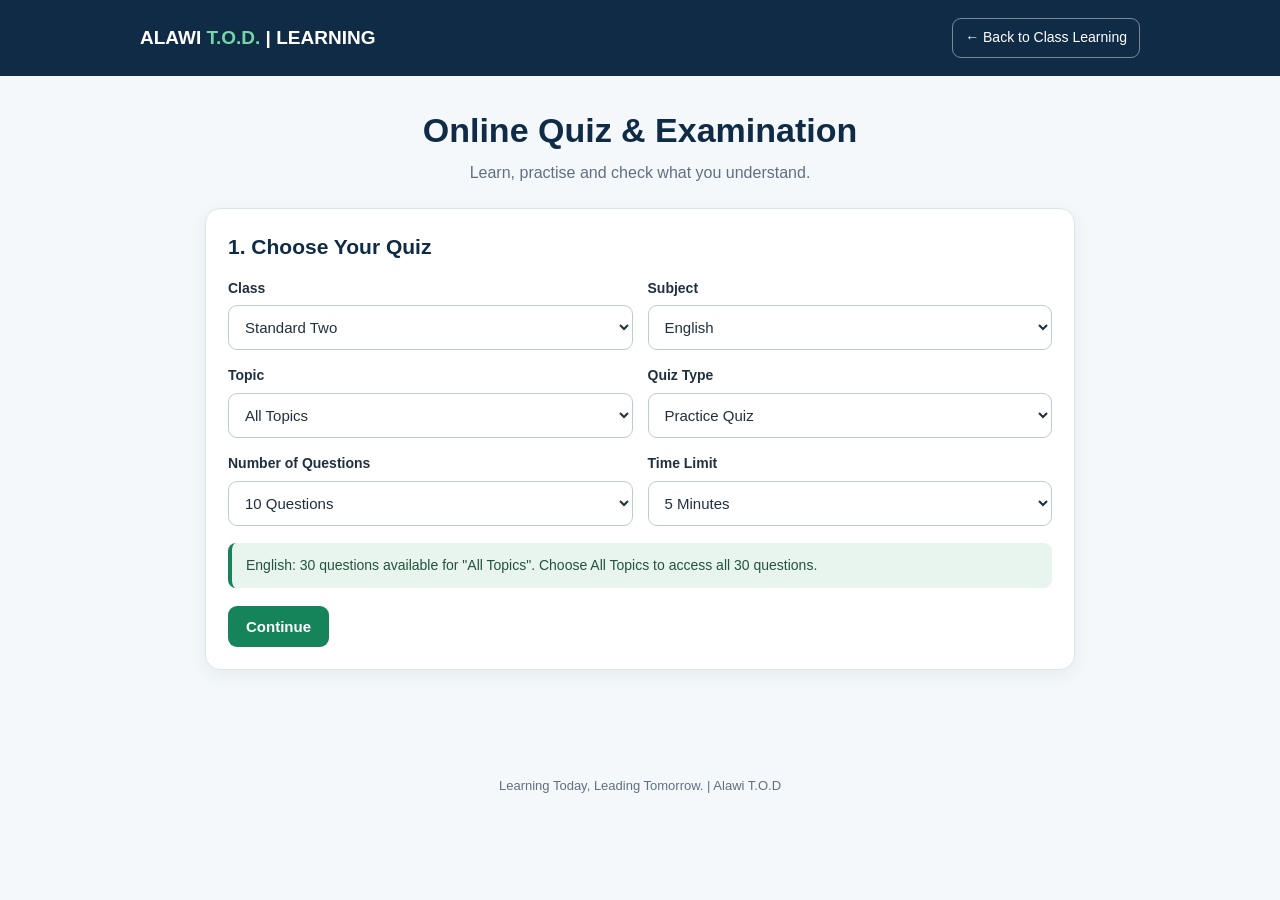
<file: online-quiz-standard-two.html>
<!DOCTYPE html>
<html lang="en">
<head>
<meta charset="UTF-8">
<meta name="viewport" content="width=device-width, initial-scale=1.0">
<title>Online Quiz & Examination | Alawi T.O.D</title>
<style>
:root{--navy:#102b46;--green:#16845b;--light:#e8f5ee;--ink:#203040;--muted:#607080;--line:#dce5eb;--bg:#f4f8fb}
*{box-sizing:border-box}body{margin:0;font-family:Arial,Helvetica,sans-serif;background:var(--bg);color:var(--ink);line-height:1.55}
header{background:var(--navy);color:white;padding:18px 16px}.top{max-width:1000px;margin:auto;display:flex;justify-content:space-between;align-items:center;gap:12px;flex-wrap:wrap}.brand{font-weight:800;font-size:19px}.brand span{color:#75d5a7}
a.back{color:white;text-decoration:none;border:1px solid #ffffff70;border-radius:9px;padding:8px 12px;font-size:14px}
main{max-width:900px;margin:28px auto;padding:0 15px 40px}.hero{text-align:center;margin-bottom:22px}.hero h1{color:var(--navy);margin:0 0 5px;font-size:clamp(25px,4vw,34px)}.hero p{color:var(--muted);margin:0}
.panel{background:white;border:1px solid var(--line);border-radius:15px;padding:22px;margin:18px 0;box-shadow:0 5px 18px #102b4610}h2{color:var(--navy);margin:0 0 14px;font-size:21px}
.grid{display:grid;grid-template-columns:repeat(2,minmax(0,1fr));gap:15px}label.field{display:block;font-weight:700;margin-bottom:6px;font-size:14px}
select{width:100%;padding:12px;border:1px solid #bdcbd5;border-radius:9px;background:white;color:var(--ink);font-size:15px}
button{border:0;border-radius:9px;padding:12px 18px;font-weight:700;font-size:15px;cursor:pointer}.primary{background:var(--green);color:white}.secondary{background:var(--light);color:var(--green)}.btnrow{display:flex;gap:10px;flex-wrap:wrap;margin-top:18px}
.note{background:var(--light);border-left:4px solid var(--green);padding:12px 14px;border-radius:8px;color:#24523e;font-size:14px}.hidden{display:none!important}
.meta{display:flex;justify-content:space-between;gap:10px;flex-wrap:wrap;color:var(--muted);font-weight:700}.timer{background:#fff5d9;color:#775400;padding:7px 12px;border-radius:9px}
.progress{height:9px;background:#e8edf1;border-radius:20px;overflow:hidden;margin:15px 0}.progress span{display:block;height:100%;background:var(--green);width:0}
.qtext{font-size:19px;font-weight:700;color:var(--navy);margin:18px 0}.option{display:flex;gap:10px;align-items:flex-start;padding:12px;border:1px solid var(--line);border-radius:10px;margin:9px 0;cursor:pointer}.option:hover{background:#f6fbf8}.option input{margin-top:5px}
.score{font-size:42px;font-weight:800;color:var(--green);text-align:center}.result-message{text-align:center;font-weight:700;font-size:18px}.review-item{border:1px solid var(--line);border-radius:10px;padding:14px;margin:12px 0}.correct{color:#137547;font-weight:700}.wrong{color:#b42318;font-weight:700}.small{font-size:13px;color:var(--muted)}
footer{text-align:center;color:var(--muted);font-size:13px;padding:20px}
@media(max-width:620px){.grid{grid-template-columns:1fr}.panel{padding:17px}}
</style>
</head>
<body>
<header><div class="top"><div class="brand">ALAWI <span>T.O.D.</span> | LEARNING</div><a class="back" href="class-learning.html">← Back to Class Learning</a></div></header>
<main>
<section class="hero"><h1>Online Quiz & Examination</h1><p>Learn, practise and check what you understand.</p></section>
<section class="panel" id="setup">
<h2>1. Choose Your Quiz</h2>
<div class="grid">
<div><label class="field" for="classSelect">Class</label><select id="classSelect"><option selected>Standard Two</option></select></div>
<div><label class="field" for="subjectSelect">Subject</label><select id="subjectSelect">
<option>English</option><option>Mathematics</option><option>Kiswahili</option><option>Science and Technology</option><option>Geography and Environment</option><option>General Knowledge</option>
</select></div>
<div><label class="field" for="topicSelect">Topic</label><select id="topicSelect"><option value="All Topics">All Topics</option></select></div>
<div><label class="field" for="typeSelect">Quiz Type</label><select id="typeSelect"><option>Practice Quiz</option><option>Examination</option></select></div>
<div><label class="field" for="countSelect">Number of Questions</label><select id="countSelect"><option value="10">10 Questions</option><option value="20">20 Questions</option><option value="30">30 Questions</option></select></div>
<div><label class="field" for="durationSelect">Time Limit</label><select id="durationSelect"><option value="5">5 Minutes</option><option value="10">10 Minutes</option><option value="15">15 Minutes</option></select></div>
</div>
<div class="note" id="availabilityNote" style="margin-top:17px">Standard Two sample question bank is available for all six subjects. Choose All Topics to access up to 30 questions.</div>
<div class="btnrow"><button class="primary" id="continueBtn">Continue</button></div>
</section>
<section class="panel hidden" id="instructions"><h2>2. Instructions</h2><ul><li>Read every question carefully.</li><li>Choose one answer for each question.</li><li>Use Previous and Next to move between questions.</li><li>When time is over, your answers will be submitted automatically.</li></ul><div class="note" id="summary"></div><div class="btnrow"><button class="primary" id="startBtn">Start Quiz</button><button class="secondary" id="changeBtn">Change Selection</button></div></section>
<section class="panel hidden" id="quiz"><div class="meta"><span id="quizTitle"></span><span class="timer" id="timer">05:00</span></div><div class="progress"><span id="progressBar"></span></div><div class="meta"><span id="qNumber"></span><span id="answered">Answered: 0</span></div><div id="questionArea"></div><div class="btnrow"><button class="secondary" id="prevBtn">← Previous</button><button class="primary" id="nextBtn">Next →</button><button class="primary hidden" id="submitBtn">Submit Quiz</button></div></section>
<section class="panel hidden" id="results"><h2>3. Your Results</h2><div class="score" id="score">0/10</div><div class="result-message" id="message"></div><div class="grid" style="margin-top:18px"><div class="note">Correct answers: <b id="correct"></b></div><div class="note">Wrong answers: <b id="wrong"></b></div><div class="note">Percentage: <b id="percent"></b></div><div class="note">Grade: <b id="grade"></b></div></div><div class="btnrow"><button class="primary" id="reviewBtn">Review Answers</button><button class="secondary" id="retryBtn">Try Again</button><button class="secondary" onclick="location.href='class-learning.html'">Back to Learning Areas</button></div><div id="review" class="hidden"><h2 style="margin-top:22px">Review Your Answers</h2><div id="reviewList"></div></div></section>
</main><footer>Learning Today, Leading Tomorrow. | Alawi T.O.D</footer>
<script>
/* Each item: [topic, question, [A,B,C,D], correct answer index, explanation] */
const bank = {
"English": [
["Vocabulary","Which word is the name of a fruit?",["Chair","Mango","School","Pencil"],1,"A mango is a fruit."],
["Vocabulary","What is the opposite of big?",["Small","Tall","Long","Wide"],0,"Small is the opposite of big."],
["Vocabulary","Which one is an animal?",["Table","Goat","Cup","Book"],1,"A goat is an animal."],
["Vocabulary","Choose the correct spelling.",["Skool","Scool","School","Shcool"],2,"The correct spelling is school."],
["Vocabulary","Which word means the same as happy?",["Glad","Angry","Sad","Tired"],0,"Glad means happy."],
["Vocabulary","Which one is a colour?",["Blue","Bread","Bird","Bottle"],0,"Blue is a colour."],
["Vocabulary","What is the opposite of hot?",["Warm","Cold","Dry","Bright"],1,"Cold is the opposite of hot."],
["Vocabulary","Which word names a person?",["Teacher","Stone","Water","Desk"],0,"A teacher is a person."],
["Vocabulary","Which one is a means of transport?",["Bus","Plate","Pencil","Spoon"],0,"A bus is used for transport."],
["Vocabulary","Choose the correctly spelt word.",["Frend","Friend","Freind","Frind"],1,"Friend is the correct spelling."],
["Grammar","She ___ a doll.",["have","has","are","am"],1,"Use has with she."],
["Grammar","Choose the plural of book.",["bookes","books","bookies","book"],1,"Add s to make books."],
["Grammar","Choose the correct article: ___ orange.",["A","An","Thee","Is"],1,"Use an before a vowel sound."],
["Grammar","The ball is ___ the table. It is below the table.",["on","under","in","over"],1,"Under means below something."],
["Grammar","___ am a pupil.",["He","She","I","They"],2,"Use I when speaking about yourself."],
["Grammar","We ___ pupils.",["am","is","are","has"],2,"Use are with we."],
["Grammar","The children ___ happy.",["is","am","are","has"],2,"Use are with children."],
["Grammar","Choose the correct word: He ___ to school.",["go","goes","going","gone"],1,"Use goes with he in the simple present."],
["Grammar","I have ___ apple.",["a","an","thee","are"],1,"Use an before a vowel sound."],
["Grammar","Which pronoun can replace Asha?",["He","It","She","They"],2,"She can replace the name of a girl."],
["Sentence Making","Which sentence is correct?",["I is a pupil.","I am a pupil.","I are a pupil.","I be pupil."],1,"The correct sentence is I am a pupil."],
["Sentence Making","What punctuation mark ends a question?",["Full stop","Question mark","Comma","Hyphen"],1,"A question ends with a question mark."],
["Sentence Making","Choose the sentence that begins correctly.",["my name is Ali.","My name is Ali.","my Name is Ali.","MY name is ali."],1,"A sentence begins with a capital letter."],
["Sentence Making","Choose the correct sentence.",["They is playing.","They are playing.","They am playing.","They be playing."],1,"They are playing is correct."],
["Sentence Making","Which sentence has a full stop?",["Where are you?","I like milk.","Stop!","Hello,"],1,"A statement can end with a full stop."],
["Reading","Amina has two cats. How many cats does Amina have?",["One","Two","Three","Four"],1,"The sentence says Amina has two cats."],
["Reading","The sun is hot. What is hot?",["The moon","The rain","The sun","The wind"],2,"The sentence says the sun is hot."],
["Reading","Juma goes to school every day. Where does Juma go?",["Market","School","Hospital","Shop"],1,"Juma goes to school."],
["Reading","Sara has a red bag. What colour is Sara's bag?",["Blue","Green","Red","Black"],2,"The bag is red."],
["Reading","The dog is under the chair. Where is the dog?",["On the chair","Under the chair","In the bag","At school"],1,"The dog is under the chair."]
],
"Mathematics": [
["Numbers","What number comes after 29?",["28","30","31","39"],1,"30 comes after 29."],
["Numbers","What is the number name of 15?",["Fifty","Five","Fifteen","Fourteen"],2,"15 is fifteen."],
["Numbers","Which number is the smallest?",["18","12","20","15"],1,"12 is the smallest number."],
["Numbers","What is the place value of 4 in  forty-two (42)?",["4","2","40","400"],2,"The digit 4 is in the tens place, so its value is 40."],
["Numbers","Which number is an even number?",["7","9","12","15"],2,"12 is divisible by 2."],
["Numbers","Count: 5, 10, 15, ___.",["16","18","20","25"],2,"The pattern increases by 5."],
["Numbers","How many tens are in 30?",["1","2","3","4"],2,"30 has three tens."],
["Numbers","Which is the greatest number?",["24","42","14","32"],1,"42 is the greatest number."],
["Numbers","What is 100 written in words?",["Ten","One hundred","One thousand","Twenty"],1,"100 is one hundred."],
["Numbers","What number comes before 50?",["48","49","51","40"],1,"49 comes before 50."],
["Addition","What is 7 + 5?",["10","11","12","13"],2,"7 + 5 = 12."],
["Addition","What is 14 + 3?",["16","17","18","19"],1,"14 + 3 = 17."],
["Addition","Add 20 and 10.",["20","25","30","40"],2,"20 + 10 = 30."],
["Addition","There are 6 red balls and 4 blue balls. How many balls are there?",["8","9","10","11"],2,"6 + 4 = 10 balls."],
["Addition","What is 9 + 9?",["16","17","18","19"],2,"9 + 9 = 18."],
["Subtraction","What is 10 - 3?",["6","7","8","9"],1,"10 - 3 = 7."],
["Subtraction","What is 18 - 5?",["12","13","14","15"],1,"18 - 5 = 13."],
["Subtraction","Take away 10 from 25.",["10","15","20","35"],1,"25 - 10 = 15."],
["Subtraction","A farmer has 12 eggs. He sells 4. How many remain?",["6","7","8","9"],2,"12 - 4 = 8 eggs."],
["Subtraction","What is 20 - 0?",["0","10","20","2"],2,"Subtracting zero leaves 20."],
["Shapes and Measurement","Which shape has three sides?",["Square","Triangle","Circle","Rectangle"],1,"A triangle has three sides."],
["Shapes and Measurement","How many sides does a square have?",["3","4","5","6"],1,"A square has four sides."],
["Shapes and Measurement","Which unit is suitable for measuring the length of a pencil?",["Kilogram","Centimetre","Litre","Hour"],1,"Length can be measured in centimetres."],
["Shapes and Measurement","Which object is usually measured in litres?",["Water","A book","A desk","A pencil"],0,"Litres measure liquids."],
["Shapes and Measurement","How many days are in one week?",["5","6","7","8"],2,"One week has seven days."],
["Money and Time","How many  shillings are in two 500-shilling coins?",["500","750","1,000","1,500"],2,"500 + 500 = 1,000 shillings."],
["Money and Time","Which instrument shows time?",["Ruler","Clock","Scale","Cup"],1,"A clock shows time."],
["Money and Time","How many months are in one year?",["10","11","12","13"],2,"One year has twelve months."],
["Money and Time","Which day comes after Monday?",["Sunday","Tuesday","Friday","Saturday"],1,"Tuesday comes after Monday."],
["Money and Time","Half past three means:",["3:00","3:15","3:30","4:30"],2,"Half past three is 3:30."]
],
"Kiswahili": [
["Msamiati","Neno lipi ni jina la mnyama?",["Meza","Mbuzi","Kalamu","Kikombe"],1,"Mbuzi ni jina la mnyama."],
["Msamiati","Kinyume cha neno refu ni nini?",["Fupi","Kubwa","Zito","Pana"],0,"Kinyume cha refu ni fupi."],
["Msamiati","Tunda lipi kati ya haya?",["Embe","Kiti","Daftari","Sahani"],0,"Embe ni tunda."],
["Msamiati","Ni neno lipi linalotaja mtu?",["Mwalimu","Jiwe","Maji","Mti"],0,"Mwalimu ni mtu."],
["Msamiati","Kinyume cha mchana ni nini?",["Asubuhi","Usiku","Jioni","Alfajiri"],1,"Kinyume cha mchana ni usiku."],
["Msamiati","Ni kitu gani hutumika kuandika?",["Kalamu","Sahani","Kiatu","Kijiko"],0,"Kalamu hutumika kuandika."],
["Msamiati","Neno lipi ni jina la rangi?",["Bluu","Mkate","Ndege","Maji"],0,"Bluu ni rangi."],
["Msamiati","Wingi wa mtoto ni upi?",["Watoto","Mtoto","Vitoto","Umtoto"],0,"Wingi wa mtoto ni watoto."],
["Msamiati","Ni kipi ni chombo cha usafiri?",["Basi","Kikombe","Kitabu","Meza"],0,"Basi ni chombo cha usafiri."],
["Msamiati","Neno lipi lina maana ya furaha?",["Shangwe","Huzuni","Hasira","Woga"],0,"Shangwe huhusiana na furaha."],
["Sarufi","Jaza nafasi: Mimi ___ mwanafunzi.",["ni","wa","la","ki"],0,"Sentensi sahihi ni Mimi ni mwanafunzi."],
["Sarufi","Wingi wa kitabu ni upi?",["Vitabu","Makitabu","Kitabus","Ukitabu"],0,"Wingi wa kitabu ni vitabu."],
["Sarufi","Jaza nafasi: Yeye ___ chakula.",["wanakula","anakula","ninakula","tun kula"],1,"Yeye anakula chakula."],
["Sarufi","Neno lipi ni kiwakilishi?",["Mimi","Kula","Meza","Nzuri"],0,"Mimi ni kiwakilishi."],
["Sarufi","Jaza nafasi: Sisi ___ shuleni.",["niko","yuko","tuko","uko"],2,"Sisi tuko shuleni."],
["Sarufi","Wingi wa mtoto ni:",["Watoto","Mitoto","Vitoto","Matoto"],0,"Watoto ndiyo wingi wa mtoto."],
["Sarufi","Neno lipi ni kitenzi?",["Kimbia","Mrefu","Meza","Maji"],0,"Kimbia ni tendo."],
["Sarufi","Jaza nafasi: Asha ___ mpira.",["wanacheza","anacheza","ninacheza","tunacheza"],1,"Asha anacheza mpira."],
["Sarufi","Alama gani hutumika mwishoni mwa swali?",["Nukta","Alama ya kuuliza","Mkato","Kistari"],1,"Swali huishia kwa alama ya kuuliza."],
["Sarufi","Jina la mtu, mahali au kitu huitwaje?",["Nomino","Kitenzi","Kivumishi","Kielezi"],0,"Jina huitwa nomino."],
["Sentensi","Chagua sentensi sahihi.",["Mimi anacheza.","Mimi ninacheza.","Mimi wanacheza.","Mimi tunacheza."],1,"Mimi ninacheza ni sentensi sahihi."],
["Sentensi","Mwalimu Alawi anafundisha Kiingereza. Mwalimu Alawi anafundisha nini?",["Kiswahili","Hisabati","Kiingereza","Sayansi"],2,"Mwalimu Alawi anafundisha Kiingereza."],
["Sentensi","Chagua sentensi yenye alama sahihi.",["Unaitwa nani.","Unaitwa nani?","Unaitwa nani,","Unaitwa nani!?"],1,"Swali huweza kuishia kwa alama ya kuuliza."],
["Sentensi","Jaza nafasi: Baba ___ kazi.",["anafanya","wanafanya","tunafanya","nafanya"],0,"Baba anafanya kazi."],
["Sentensi","Ni sentensi ipi ni amri?",["Funga mlango.","Jana nililala.","Nina kalamu.","Mvua inanyesha."],0,"Funga mlango ni sentensi ya amri."],
["Ufahamu","Amina ana kalamu mbili. Amina ana kalamu ngapi?",["Moja","Mbili","Tatu","Nne"],1,"Habari inasema ana kalamu mbili."],
["Ufahamu","Juma anakwenda sokoni. Juma anakwenda wapi?",["Shuleni","Sokoni","Nyumbani","Hospitalini"],1,"Juma anakwenda sokoni."],
["Ufahamu","Paka anakunywa maziwa. Nani anakunywa maziwa?",["Mbwa","Paka","Ng'ombe","Mbuzi"],1,"Paka ndiye anayekunywa maziwa."],
["Ufahamu","Maua ni mazuri. Kitu gani ni kizuri?",["Maji","Maua","Mawe","Viatu"],1,"Maua ni mazuri."],
["Ufahamu","Baba ana watoto watatu. Ana watoto wangapi?",["Wawili","Watatu","Wanne","Watano"],1,"Baba ana watoto watatu."]
],
"Science and Technology": [
["Living Things","Which one is a living thing?",["Stone","Goat","Cup","Chair"],1,"A goat is a living thing."],
["Living Things","Which part of a plant absorbs water from the soil?",["Root","Flower","Fruit","Leaf"],0,"Roots absorb water from the soil."],
["Living Things","Which part of a plant makes food?",["Root","Leaf","Flower","Seed"],1,"Leaves make food for the plant."],
["Living Things","Which animal gives us milk?",["Cow","Lion","Snake","Crocodile"],0,"A cow gives us milk."],
["Living Things","Which one is a domestic animal?",["Goat","Tiger","Fox","Wolf"],0,"A goat can be kept at home."],
["Living Things","What do plants need to grow?",["Water","Plastic","Smoke","Stones only"],0,"Plants need water to grow."],
["Living Things","Which body part helps us to see?",["Ear","Eye","Nose","Hand"],1,"We use our eyes to see."],
["Living Things","Which body part helps us to hear?",["Eye","Ear","Leg","Mouth"],1,"We use our ears to hear."],
["Living Things","Which food helps build the body?",["Beans","Sweets only","Soda","Salt"],0,"Beans contain nutrients that help the body grow."],
["Living Things","Which animal lives in water?",["Fish","Goat","Chicken","Cat"],0,"Fish live in water."],
["Health and Hygiene","What should you do before eating?",["Wash hands","Play in mud","Touch rubbish","Sleep"],0,"Washing hands helps prevent disease."],
["Health and Hygiene","Which item is used to clean teeth?",["Toothbrush","Ruler","Spoon","Toy"],0,"A toothbrush cleans teeth."],
["Health and Hygiene","Which water is safest for drinking?",["Treated water","Dirty water","Pond water","Flood water"],0,"Treated water is safer for drinking."],
["Health and Hygiene","How often should we brush our teeth?",["Regularly, morning and evening","Once a month","Only on Sunday","Never"],0,"Brushing morning and evening helps keep teeth clean."],
["Health and Hygiene","Where should rubbish be put?",["In a dustbin","On the road","In a river","In the classroom"],0,"Rubbish should be put in a dustbin."],
["Health and Hygiene","Which habit keeps the body clean?",["Bathing","Wearing dirty clothes","Avoiding water","Eating soil"],0,"Bathing helps keep the body clean."],
["Health and Hygiene","What should you do when you are sick?",["Tell an adult and seek help","Hide it","Take any medicine","Ignore it"],0,"Tell a trusted adult so you can get proper help."],
["Health and Hygiene","Which one is a healthy food?",["Vegetables","Spoiled food","Dust","Plastic"],0,"Vegetables are part of a healthy diet."],
["Health and Hygiene","Why do we cover food?",["To protect it from dirt and flies","To make it dirty","To cool the room","To change its colour"],0,"Covering food protects it from dirt and flies."],
["Health and Hygiene","Which tool is used to cut fingernails?",["Nail cutter","Hammer","Spoon","Ruler"],0,"A nail cutter is used to trim fingernails."],
["Materials and Energy","Which material is commonly used to make a window?",["Glass","Cotton","Paper","Wool"],0,"Windows are commonly made of glass."],
["Materials and Energy","Which object can give us light at night?",["Lamp","Stone","Plate","Shoe"],0,"A lamp gives light."],
["Materials and Energy","Which source gives us heat and light naturally?",["Sun","Chair","Book","Bottle"],0,"The sun gives heat and light."],
["Materials and Energy","Which object is attracted by a magnet?",["Iron nail","Wooden stick","Plastic cup","Paper"],0,"A magnet attracts iron."],
["Materials and Energy","Which material comes from trees?",["Paper","Glass","Iron","Plastic"],0,"Paper is commonly made from wood pulp."],
["Safety","Which action is safe near electricity?",["Keep hands dry","Touch bare wires","Put water on sockets","Pull wires"],0,"Keep hands dry and avoid exposed wires."],
["Safety","What should you do before crossing a road?",["Look both ways","Run without looking","Close your eyes","Play on the road"],0,"Look carefully in both directions before crossing."],
["Safety","Which item helps protect the head when riding a bicycle?",["Helmet","Scarf","Sandal","Glove"],0,"A helmet helps protect the head."],
["Safety","What should you do if you see broken glass?",["Tell an adult","Pick it with bare hands","Kick it","Hide it"],0,"Tell an adult and keep away from broken glass."],
["Safety","Which place is safest for playing?",["A safe playground","Middle of the road","Near an open fire","Building site"],0,"A safe playground is made for play."]
],
"Geography and Environment": [
["Our Environment","Which one is part of the natural environment?",["River","Plastic bottle","Desk","Cup"],0,"A river is part of the natural environment."],
["Our Environment","Which one is a source of water?",["Lake","Chair","Road","Book"],0,"A lake is a source of water."],
["Our Environment","What do we call land covered with many trees?",["Forest","Desert","Road","Market"],0,"A forest has many trees."],
["Our Environment","Which one is a natural feature?",["Mountain","School building","Bridge","Shop"],0,"A mountain is a natural feature."],
["Our Environment","Which one is a man-made feature?",["Road","River","Hill","Lake"],0,"A road is made by people."],
["Our Environment","Where do fish mainly live?",["Water","Desert","Tree tops","Dry land"],0,"Fish live in water."],
["Our Environment","Which one is a type of weather?",["Rainy","Chair","Market","Village"],0,"Rainy describes weather."],
["Our Environment","What gives the Earth light during the day?",["Sun","Moon","Stars","Clouds"],0,"The sun gives us daylight."],
["Our Environment","Which place has very little rainfall?",["Desert","Swamp","River bank","Lake"],0,"Deserts receive very little rainfall."],
["Our Environment","Which direction does the sun rise from?",["East","West","North","South"],0,"The sun rises in the east."],
["Weather and Land","What do we use to protect ourselves from rain?",["Umbrella","Sunglasses","Fan","Basket"],0,"An umbrella helps protect us from rain."],
["Weather and Land","Which season is usually associated with heavy rainfall?",["Rainy season","Dry season","Winter everywhere","Harvest only"],0,"The rainy season has more rainfall."],
["Weather and Land","What is a large area of high land called?",["Mountain","Valley","Plain","Beach"],0,"A mountain is high land."],
["Weather and Land","What is low land between hills or mountains called?",["Valley","Peak","Desert","Island"],0,"A valley is low land between higher areas."],
["Weather and Land","Which one can be seen in the sky and may bring rain?",["Cloud","Stone","Root","Shell"],0,"Clouds can bring rain."],
["Weather and Land","Which instrument can show direction?",["Compass","Cup","Ruler","Clock"],0,"A compass shows direction."],
["Weather and Land","Which direction is opposite to north?",["South","East","West","North-east"],0,"South is opposite to north."],
["Weather and Land","What is a flat area of land called?",["Plain","Mountain","Cave","Cliff"],0,"A plain is a large flat area of land."],
["Weather and Land","Which natural event includes thunder and lightning?",["Thunderstorm","Drought","Earthquake","Fog"],0,"A thunderstorm may have thunder and lightning."],
["Weather and Land","What do we call moving air?",["Wind","Soil","Smoke","Dustbin"],0,"Moving air is called wind."],
["Environmental Care","What should we do with rubbish?",["Put it in a bin","Throw it in a river","Leave it on the road","Burn it everywhere"],0,"Use a proper rubbish bin."],
["Environmental Care","Which action helps protect trees?",["Planting trees","Cutting all trees","Burning forests","Breaking branches"],0,"Planting trees helps the environment."],
["Environmental Care","Why should we keep water sources clean?",["To keep water safe","To make water dirty","To waste water","To block rivers"],0,"Clean water sources help people and animals."],
["Environmental Care","Which action can cause soil erosion?",["Removing vegetation","Planting grass","Terracing","Planting trees"],0,"Removing vegetation can expose soil to erosion."],
["Environmental Care","Which is a good way to save water?",["Close taps after use","Leave taps running","Break water pipes","Pour clean water away"],0,"Closing taps prevents water waste."],
["Environmental Care","What should we do when a place is dirty?",["Clean it safely","Add more rubbish","Block the drains","Leave it dirty"],0,"Cleaning helps keep the environment healthy."],
["Environmental Care","Which activity can make the air dirty?",["Burning rubbish","Planting trees","Walking","Growing flowers"],0,"Burning rubbish releases smoke."],
["Environmental Care","Which item can be reused?",["A clean glass bottle","Used tissue","Spoiled food","Dirty water"],0,"A clean glass bottle can be reused."],
["Environmental Care","Why do people plant trees around homes?",["For shade and a better environment","To block all roads","To create rubbish","To dry rivers"],0,"Trees provide shade and improve the environment."],
["Environmental Care","Which place should be kept free from rubbish?",["All surroundings","Only the classroom","Only the road","Only the market"],0,"All surroundings should be kept clean."]
],
"General Knowledge": [
["Home and Community","Who teaches pupils at school?",["Teacher","Driver","Farmer","Tailor"],0,"A teacher teaches pupils."],
["Home and Community","Who treats sick people at a hospital?",["Doctor","Carpenter","Fisherman","Shopkeeper"],0,"A doctor treats sick people."],
["Home and Community","Which person grows crops?",["Farmer","Pilot","Tailor","Teacher"],0,"A farmer grows crops."],
["Home and Community","Where do pupils go to learn?",["School","Airport","Garage","Stadium only"],0,"Pupils go to school to learn."],
["Home and Community","Which place is used to buy goods?",["Market","Classroom","River","Playground"],0,"People buy goods at a market."],
["Home and Community","Who drives a bus?",["Driver","Doctor","Nurse","Farmer"],0,"A driver drives a bus."],
["Home and Community","Which service helps put out fires?",["Fire and rescue service","Library","Post office","School"],0,"Fire and rescue workers help put out fires."],
["Home and Community","Which person makes clothes?",["Tailor","Pilot","Doctor","Fisherman"],0,"A tailor makes or repairs clothes."],
["Home and Community","What should children do when an adult gives a safe instruction?",["Listen carefully","Shout","Run away","Break things"],0,"Children should listen to safe instructions."],
["Home and Community","Which place helps people borrow books?",["Library","Garage","Farm","Kitchen"],0,"A library keeps books for reading and borrowing."],
["Tanzania","What is the capital city of Tanzania?",["Dodoma","Arusha","Mwanza","Tanga"],0,"Dodoma is the capital city of Tanzania."],
["Tanzania","Which colours are on the Tanzanian national flag?",["Green, yellow, black and blue","Red and white only","Blue and white only","Green and red only"],0,"The flag has green, yellow, black and blue."],
["Tanzania","What is the national language widely used in Tanzania?",["Kiswahili","French","Arabic","German"],0,"Kiswahili is Tanzania's national language."],
["Tanzania","Which ocean borders Tanzania to the east?",["Indian Ocean","Atlantic Ocean","Pacific Ocean","Arctic Ocean"],0,"The Indian Ocean is to the east of Tanzania."],
["Tanzania","Which mountain is the highest in Africa?",["Mount Kilimanjaro","Mount Meru","Mount Hanang","Mount Uluguru"],0,"Mount Kilimanjaro is Africa's highest mountain."],
["Tanzania","Who supports the shield on Tanzania's coat of arms?",["A man and a woman","Two lions","Two elephants","Two birds"],0,"A man and a woman support the shield on Tanzania's coat of arms."],
["Tanzania","Which city is a major port in Tanzania?",["Dar es Salaam","Dodoma","Singida","Njombe"],0,"Dar es Salaam is a major port city."],
["Tanzania","What is the name of Tanzania's currency?",["Tanzanian shilling","Dollar","Euro","Pound"],0,"Tanzania uses the Tanzanian shilling."],
["Tanzania","Which island group is part of Tanzania?",["Zanzibar","Madagascar","Seychelles","Mauritius"],0,"Zanzibar is part of the United Republic of Tanzania."],
["Tanzania","What is the name of the largest lake in Africa by area?",["Lake Victoria","Lake Tanganyika","Lake Nyasa","Lake Rukwa"],0,"Lake Victoria is the largest African lake by area."],
["Time and Culture","How many days are in a week?",["5","6","7","8"],2,"A week has seven days."],
["Time and Culture","How many months are in a year?",["10","11","12","13"],2,"A year has twelve months."],
["Time and Culture","Which celebration marks the beginning of a new year?",["New Year's Day","Labour Day","Union Day","School Day"],0,"New Year's Day marks the beginning of a new year."],
["Time and Culture","Which instrument is commonly used to tell time?",["Clock","Ruler","Thermometer","Compass"],0,"A clock tells time."],
["Time and Culture","Which activity is a traditional way of sharing culture?",["Traditional dance","Throwing rubbish","Breaking roads","Wasting water"],0,"Traditional dances help communities share culture."],
["Time and Culture","What do we call a person who is 100 years old?",["Centenarian","Teenager","Infant","Toddler"],0,"A person who reaches 100 years is a centenarian."],
["Time and Culture","Which meal is commonly eaten in the morning?",["Breakfast","Supper","Lunch","Midnight snack"],0,"Breakfast is the morning meal."],
["Time and Culture","Which one is a musical instrument?",["Drum","Plate","Shoe","Book"],0,"A drum is a musical instrument."],
["Time and Culture","What should we do when the national anthem is played at an official event?",["Show respect","Shout loudly","Turn away and laugh","Throw rubbish"],0,"People should show respect during the national anthem."],
["Time and Culture","Which day comes after Friday?",["Saturday","Thursday","Monday","Wednesday"],0,"Saturday comes after Friday."]
]
};

const topicsBySubject = {
"English":["All Topics","Vocabulary","Grammar","Sentence Making","Reading"],
"Mathematics":["All Topics","Numbers","Addition","Subtraction","Shapes and Measurement","Money and Time"],
"Kiswahili":["All Topics","Msamiati","Sarufi","Sentensi","Ufahamu"],
"Science and Technology":["All Topics","Living Things","Health and Hygiene","Materials and Energy","Safety"],
"Geography and Environment":["All Topics","Our Environment","Weather and Land","Environmental Care"],
"General Knowledge":["All Topics","Home and Community","Tanzania","Time and Culture"]
};
const $=id=>document.getElementById(id);
let quiz=[],answers=[],current=0,remaining=0,timerId=null,finished=false;
function show(id){["setup","instructions","quiz","results"].forEach(x=>$(x).classList.toggle("hidden",x!==id))}
function updateTopics(){
 const subject=$("subjectSelect").value, topics=topicsBySubject[subject];
 $("topicSelect").innerHTML=topics.map(t=>`<option value="${t}">${t}</option>`).join("");
 updateQuestionOptions();
}
function selectedPool(){
 const subject=$("subjectSelect").value,topic=$("topicSelect").value;
 return bank[subject].filter(q=>topic==="All Topics"||q[0]===topic);
}
function updateQuestionOptions(){
 const available=selectedPool().length,select=$("countSelect");
 [...select.options].forEach(o=>{o.disabled=+o.value>available});
 if(+select.value>available){
   const first=[...select.options].find(o=>!o.disabled);
   if(first)select.value=first.value;
 }
 $("availabilityNote").textContent=`${$("subjectSelect").value}: ${available} questions available for "${$("topicSelect").value}". Choose All Topics to access all 30 questions.`;
}
$("subjectSelect").addEventListener("change",updateTopics);
$("topicSelect").addEventListener("change",updateQuestionOptions);
$("continueBtn").onclick=()=>{
 const available=selectedPool().length,n=+$("countSelect").value;
 if(n>available){alert(`Only ${available} questions are available for this topic. Choose All Topics or a smaller number.`);return}
 $("summary").textContent=`Class: Standard Two | Subject: ${$("subjectSelect").value} | Topic: ${$("topicSelect").value} | Type: ${$("typeSelect").value} | Questions: ${n} | Time: ${$("durationSelect").value} minutes.`;
 show("instructions");
};
$("changeBtn").onclick=()=>show("setup");
$("startBtn").onclick=()=>{
 quiz=selectedPool().slice().sort(()=>Math.random()-.5).slice(0,+$("countSelect").value);
 answers=Array(quiz.length).fill(null);current=0;finished=false;
 remaining=+$("durationSelect").value*60;
 $("quizTitle").textContent=`Standard Two • ${$("subjectSelect").value}`;
 show("quiz");render();clock();clearInterval(timerId);
 timerId=setInterval(()=>{remaining--;clock();if(remaining<=0)finish()},1000);
};
function clock(){let m=Math.floor(remaining/60),s=remaining%60;$("timer").textContent=String(m).padStart(2,"0")+":"+String(s).padStart(2,"0")}
function render(){
 let q=quiz[current];$("qNumber").textContent=`Question ${current+1} of ${quiz.length}`;
 $("answered").textContent=`Answered: ${answers.filter(x=>x!==null).length}`;
 $("progressBar").style.width=((current+1)/quiz.length*100)+"%";
 $("questionArea").innerHTML=`<div class="qtext">${current+1}. ${q[1]}</div>`+q[2].map((v,i)=>`<label class="option"><input type="radio" name="ans" value="${i}" ${answers[current]===i?"checked":""}><span><b>${"ABCD"[i]}.</b> ${v}</span></label>`).join("");
 document.querySelectorAll('input[name="ans"]').forEach(el=>el.onchange=e=>{answers[current]=+e.target.value;$("answered").textContent=`Answered: ${answers.filter(x=>x!==null).length}`});
 $("prevBtn").disabled=current===0;$("nextBtn").classList.toggle("hidden",current===quiz.length-1);$("submitBtn").classList.toggle("hidden",current!==quiz.length-1);
}
$("prevBtn").onclick=()=>{if(current>0){current--;render()}};
$("nextBtn").onclick=()=>{if(current<quiz.length-1){current++;render()}};
$("submitBtn").onclick=()=>{if(confirm("Submit your quiz now?"))finish()};
function finish(){
 if(finished)return;finished=true;clearInterval(timerId);
 let right=quiz.reduce((n,q,i)=>n+(answers[i]===q[3]?1:0),0),total=quiz.length,p=Math.round(right/total*100);
 $("score").textContent=`${right}/${total}`;$("correct").textContent=right;$("wrong").textContent=total-right;
 $("percent").textContent=p+"%";$("grade").textContent=p>=80?"A":p>=60?"B":p>=40?"C":"Needs more practice";
 $("message").textContent=p>=80?"Excellent work! Keep it up.":p>=60?"Good work! Keep practising.":p>=40?"You are improving. Practise more.":"Keep learning. You can do better!";
 $("reviewList").innerHTML=quiz.map((q,i)=>{let ok=answers[i]===q[3];return `<div class="review-item"><b>${i+1}. ${q[1]}</b><p class="${ok?"correct":"wrong"}">${ok?"Correct":"Not correct"} — Your answer: ${answers[i]===null?"Not answered":q[2][answers[i]]}</p><p class="correct">Correct answer: ${q[2][q[3]]}</p><p class="small">${q[4]}</p></div>`}).join("");
 $("review").classList.add("hidden");show("results");
}
$("reviewBtn").onclick=()=>$("review").classList.toggle("hidden");
$("retryBtn").onclick=()=>{clearInterval(timerId);show("setup")};
updateTopics();
</script>
</body></html>
</file>
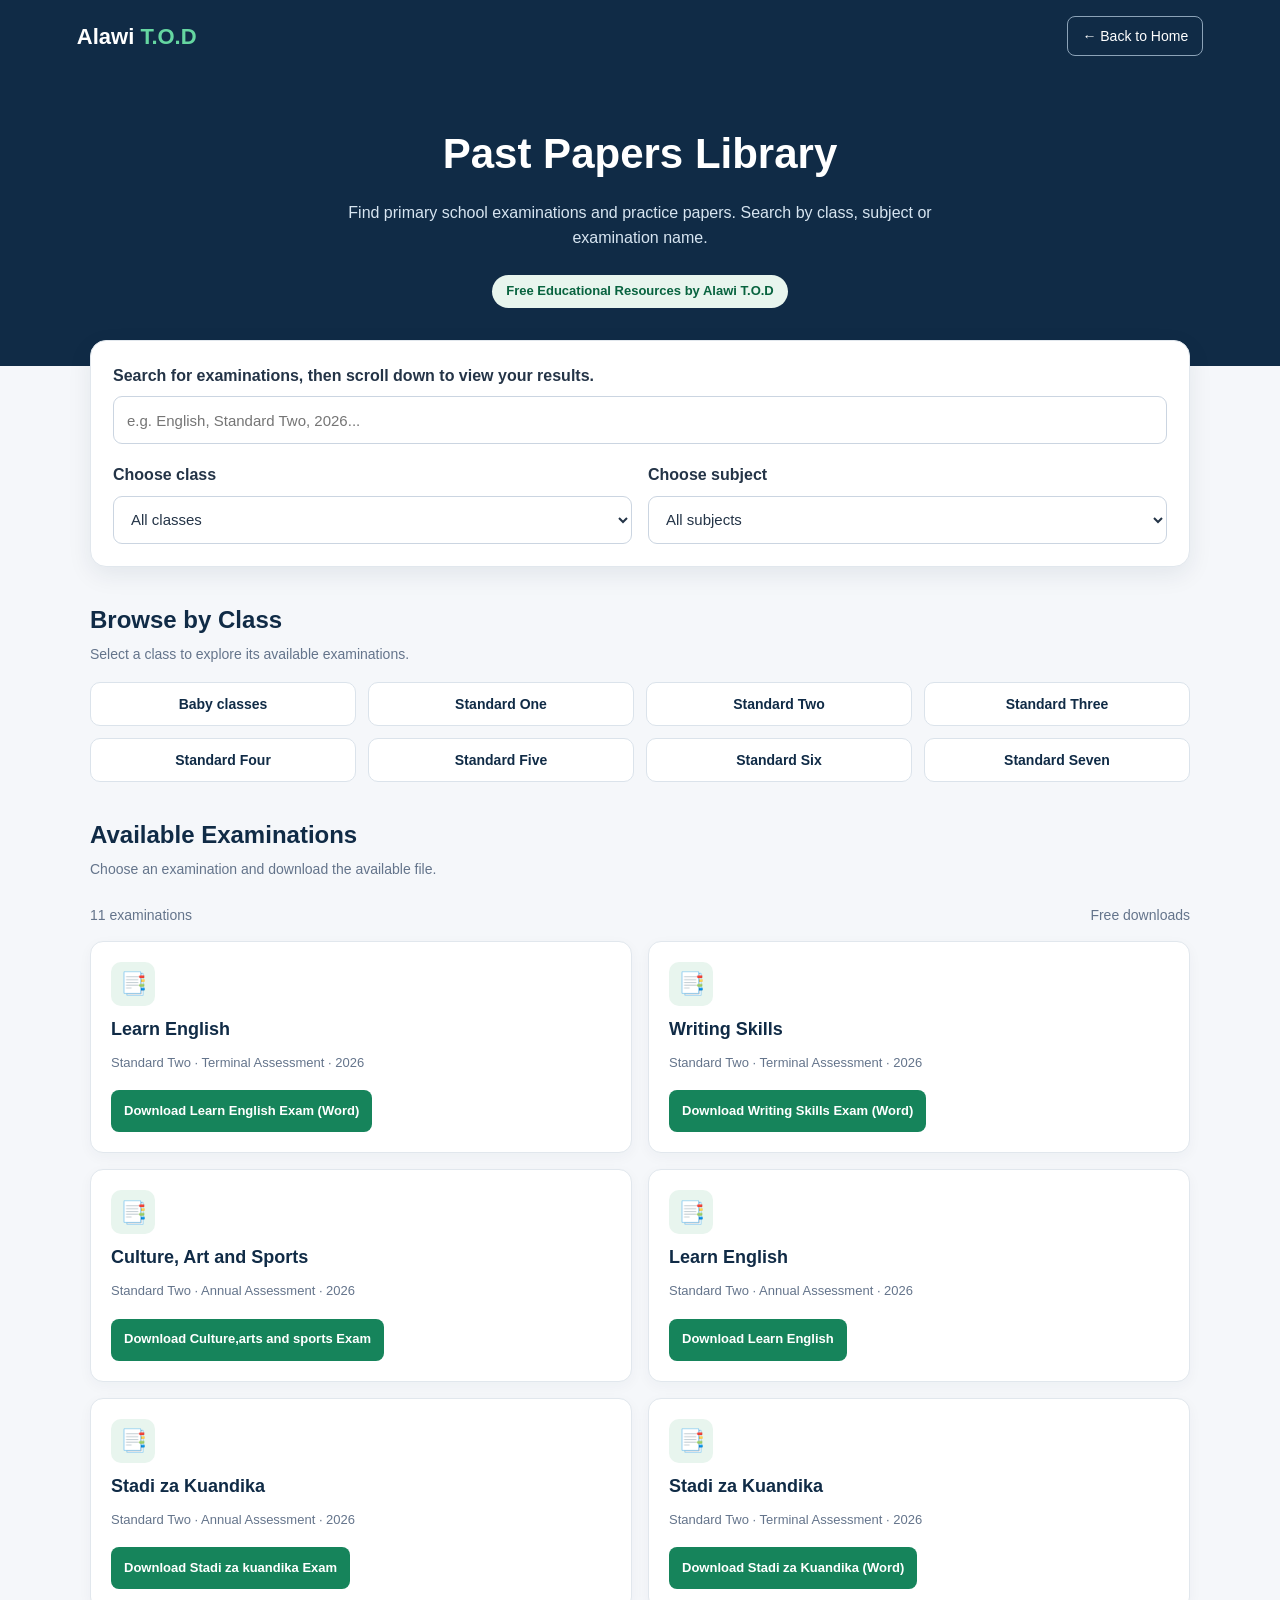
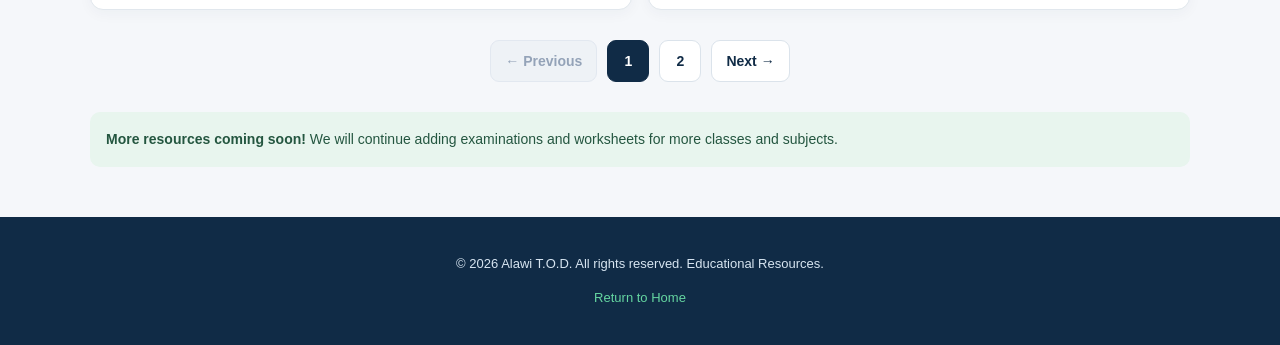
<file: past-papers.html>
<!DOCTYPE html>
<html lang="en">
<head>
  <meta charset="UTF-8">
  <meta name="viewport" content="width=device-width, initial-scale=1.0">
  <meta name="description" content="Explore free primary school past papers and examinations on Alawi T.O.D Educational Resources.">
  <title>Past Papers Library | Alawi T.O.D</title>

  <style>
    :root {
      --navy: #102b46;
      --green: #16845b;
      --light-green: #e8f5ee;
      --background: #f5f7fa;
      --text: #243447;
      --muted: #64748b;
      --white: #ffffff;
    }

    * {
      box-sizing: border-box;
    }

    body {
      margin: 0;
      font-family: Arial, Helvetica, sans-serif;
      background: var(--background);
      color: var(--text);
      line-height: 1.6;
    }

    a {
      text-decoration: none;
    }

    .navbar {
      background: var(--navy);
      color: white;
      padding: 16px 6%;
      display: flex;
      justify-content: space-between;
      align-items: center;
      gap: 16px;
      flex-wrap: wrap;
    }

    .brand {
      color: white;
      font-size: 22px;
      font-weight: 800;
    }

    .brand span {
      color: #65d6a1;
    }

    .home-link {
      color: white;
      border: 1px solid #8ca3b8;
      padding: 8px 14px;
      border-radius: 8px;
      font-size: 14px;
    }

    .hero {
      background: var(--navy);
      color: white;
      text-align: center;
      padding: 48px 20px 58px;
    }

    .hero h1 {
      font-size: clamp(28px, 5vw, 42px);
      margin: 0 0 12px;
    }

    .hero p {
      max-width: 650px;
      margin: 0 auto 24px;
      color: #d7e5f1;
    }

    .free-label {
      display: inline-block;
      background: var(--light-green);
      color: #08633f;
      border-radius: 30px;
      padding: 6px 14px;
      font-size: 13px;
      font-weight: 700;
    }

    main {
      width: min(1100px, 92%);
      margin: 0 auto;
      padding: 32px 0 50px;
    }

    .search-panel {
      background: white;
      border: 1px solid #e1e7ed;
      border-radius: 16px;
      padding: 22px;
      margin-top: -58px;
      position: relative;
      box-shadow: 0 8px 25px rgba(16, 43, 70, 0.08);
    }

    .search-panel label {
      display: block;
      font-weight: 700;
      margin-bottom: 8px;
    }

    .search-input,
    .filter-select {
      width: 100%;
      min-width: 0;
      padding: 12px 13px;
      border: 1px solid #cbd5e1;
      border-radius: 9px;
      background: white;
      color: var(--text);
      font-size: 15px;
    }

    .filters {
      display: grid;
      grid-template-columns: repeat(2, minmax(0, 1fr));
      gap: 16px;
      margin-top: 18px;
    }

    .section-heading {
      margin: 34px 0 16px;
    }

    .section-heading h2 {
      margin: 0 0 4px;
      color: var(--navy);
      font-size: 24px;
    }

    .section-heading p {
      margin: 0;
      color: var(--muted);
      font-size: 14px;
    }

    .class-grid {
      display: grid;
      grid-template-columns: repeat(4, minmax(0, 1fr));
      gap: 12px;
    }

    .class-button {
      background: white;
      color: var(--navy);
      border: 1px solid #dbe3eb;
      border-radius: 10px;
      padding: 13px 8px;
      cursor: pointer;
      font-weight: 700;
      font-size: 14px;
    }

    .class-button:hover,
    .class-button.active {
      background: var(--green);
      color: white;
      border-color: var(--green);
    }

    .results-info {
      display: flex;
      justify-content: space-between;
      gap: 12px;
      flex-wrap: wrap;
      margin: 24px 0 14px;
      font-size: 14px;
      color: var(--muted);
    }

    .exam-list {
      display: grid;
      grid-template-columns: repeat(2, minmax(0, 1fr));
      gap: 16px;
    }

    .exam-card {
      background: white;
      border: 1px solid #e1e7ed;
      border-radius: 13px;
      padding: 20px;
      display: flex;
      flex-direction: column;
      align-items: flex-start;
      gap: 9px;
    }

    .exam-icon {
      display: grid;
      place-items: center;
      width: 44px;
      height: 44px;
      border-radius: 10px;
      background: var(--light-green);
      font-size: 22px;
    }

    .exam-card h3 {
      margin: 0;
      color: var(--navy);
      font-size: 18px;
    }

    .exam-meta {
      color: var(--muted);
      font-size: 13px;
      margin: 0;
    }

    .download-links {
      display: flex;
      flex-wrap: wrap;
      gap: 8px;
      margin-top: auto;
      padding-top: 8px;
    }

    .download-link {
      display: inline-block;
      background: var(--green);
      color: white;
      padding: 9px 13px;
      border-radius: 8px;
      font-size: 13px;
      font-weight: 700;
    }

    .download-link:hover {
      background: #08633f;
    }

    .empty-state {
      background: white;
      border: 1px dashed #cbd5e1;
      border-radius: 12px;
      padding: 28px;
      text-align: center;
      color: var(--muted);
      grid-column: 1 / -1;
    }

    .note {
      background: var(--light-green);
      color: #245640;
      padding: 16px;
      border-radius: 10px;
      margin-top: 28px;
      font-size: 14px;
    }

    footer {
      text-align: center;
      background: var(--navy);
      color: #d7e5f1;
      padding: 24px 16px;
      font-size: 13px;
    }

    footer a {
      color: #65d6a1;
    }

    @media (max-width: 600px) {
      .navbar {
        padding: 14px 5%;
      }

      .brand {
        font-size: 19px;
      }

      .hero {
        padding: 38px 18px 70px;
      }

      .filters,
      .exam-list {
        grid-template-columns: 1fr;
      }

      .class-grid {
        grid-template-columns: repeat(2, minmax(0, 1fr));
      }

      .search-panel {
        padding: 17px;
      }
    }
    /* ENHANCED PAST PAPERS LIBRARY */

    html {
      scroll-behavior: smooth;
    }

    .navbar {
      box-shadow: 0 3px 14px rgba(16, 43, 70, 0.12);
    }

    .home-link {
      transition: background 0.2s ease, color 0.2s ease;
    }

    .home-link:hover {
      background: white;
      color: var(--navy);
    }

    .search-input,
    .filter-select {
      min-height: 48px;
      transition: border-color 0.2s ease, box-shadow 0.2s ease;
    }

    .search-input:focus,
    .filter-select:focus {
      outline: none;
      border-color: var(--green);
      box-shadow: 0 0 0 3px rgba(22, 132, 91, 0.14);
    }

    .exam-card {
      min-width: 0;
      box-shadow: 0 4px 14px rgba(16, 43, 70, 0.04);
      transition: transform 0.2s ease, box-shadow 0.2s ease;
    }

    .exam-card:hover {
      transform: translateY(-3px);
      box-shadow: 0 10px 24px rgba(16, 43, 70, 0.09);
    }

    .download-link {
      min-height: 42px;
      display: inline-flex;
      align-items: center;
      justify-content: center;
      transition: background 0.2s ease, transform 0.2s ease;
    }

    .download-link:hover {
      transform: translateY(-1px);
    }

    @media (max-width: 600px) {
      .exam-card {
        padding: 18px;
      }

      .download-links {
        width: 100%;
      }

      .class-button {
        min-height: 46px;
      }
    }
    /* PAGINATION BUTTONS */

.pagination {
  display: flex;
  justify-content: center;
  align-items: center;
  flex-wrap: wrap;
  gap: 10px;
  margin: 30px 0;
}

.pagination button {
  min-width: 42px;
  min-height: 42px;
  padding: 9px 14px;
  border: 1px solid #dbe3eb;
  border-radius: 9px;
  background: var(--white);
  color: var(--navy);
  font-size: 14px;
  font-weight: 700;
  cursor: pointer;
  transition: background 0.2s ease,
              color 0.2s ease,
              border-color 0.2s ease,
              transform 0.2s ease;
}

.pagination button:hover:not(:disabled) {
  background: var(--light-green);
  border-color: var(--green);
  transform: translateY(-2px);
}

.pagination button.active {
  background: var(--navy);
  color: var(--white);
  border-color: var(--navy);
}

.pagination button:disabled {
  background: #eef2f6;
  color: #94a3b8;
  border-color: #e2e8f0;
  cursor: not-allowed;
}

.pagination button:focus-visible {
  outline: 3px solid rgba(22, 132, 91, 0.3);
  outline-offset: 3px;
}

@media (max-width: 600px) {
  .pagination {
    gap: 7px;
  }

  .pagination button {
    min-height: 44px;
    padding: 9px 11px;
  }
}
  </style>
</head>

<body>
  <header class="navbar">
    <a class="brand" href="index.html">Alawi <span>T.O.D</span></a>
    <a class="home-link" href="index.html">← Back to Home</a>
  </header>

  <section class="hero">
    <h1>Past Papers Library</h1>
    <p>
      Find primary school examinations and practice papers.
      Search by class, subject or examination name.
    </p>
    <span class="free-label">Free Educational Resources by Alawi T.O.D</span>
  </section>

  <main>
    <section class="search-panel">
      <label for="searchInput">Search for examinations, then scroll down to view your results.
</label>
      <input
        class="search-input"
        id="searchInput"
        type="search"
        placeholder="e.g. English, Standard Two, 2026..."
      >

      <div class="filters">
        <div>
          <label for="classFilter">Choose class</label>
          <select class="filter-select" id="classFilter">
            <option value="">All classes</option>
             <option value="Baby classes">Baby classes</option>
            <option value="Standard One">Standard One</option>
            <option value="Standard Two">Standard Two</option>
            <option value="Standard Three">Standard Three</option>
            <option value="Standard Four">Standard Four</option>
            <option value="Standard Five">Standard Five</option>
            <option value="Standard Six">Standard Six</option>
            <option value="Standard Seven">Standard Seven</option>
          </select>
        </div>

        <div>
          <label for="subjectFilter">Choose subject</label>
          <select class="filter-select" id="subjectFilter">
            <option value="">All subjects</option>
            <option value="Historia ya Tanzania na Maadili">Historia ya Tanzania na Maadili</option>
            <option value="Learn English">Learn English</option>
            <option value="English language">English language</option>
            <option value="Writing Skills">Writing Skills</option>
            <option value="Stadi za Kuandika">Stadi za Kuandika</option>
            <option value="Arithmetic skills">Arithmetic skills</option>
            <option value="Geography">Geography</option>
            <option value="Science">Science</option>
            <option value="Culture, Art and Sports">Culture, Art and Sports</option>
            <option value="Health Care and Environment">Health Care and Environment</option>
            <option value="Mathematics">Mathematics</option>
            <option value="Kiswahili">Kiswahili</option>
          </select>
        </div>
      </div>
    </section>

    <section>
      <div class="section-heading">
        <h2>Browse by Class</h2>
        <p>Select a class to explore its available examinations.</p>
      </div>

      <div class="class-grid">
        <button class="class-button" data-class="Baby classes">Baby classes</button>
        <button class="class-button" data-class="Standard One">Standard One</button>
        <button class="class-button" data-class="Standard Two">Standard Two</button>
        <button class="class-button" data-class="Standard Three">Standard Three</button>
        <button class="class-button" data-class="Standard Four">Standard Four</button>
        <button class="class-button" data-class="Standard Five">Standard Five</button>
        <button class="class-button" data-class="Standard Six">Standard Six</button>
        <button class="class-button" data-class="Standard Seven">Standard Seven</button>
      </div>
    </section>

    <section>
      <div class="section-heading">
        <h2>Available Examinations</h2>
        <p>Choose an examination and download the available file.</p>
      </div>

      <div class="results-info">
        <span id="resultsCount">5 examinations</span>
        <span>Free downloads</span>
      </div>

     <div class="exam-list" id="examList"></div>

<div id="pagination" class="pagination"></div>
</section>


    <div class="note">
      <strong>More resources coming soon!</strong>
      We will continue adding examinations and worksheets for more classes and subjects.
    </div>
  </main>

  <footer>
    <p>© <span id="year"></span> Alawi T.O.D. All rights reserved.      Educational Resources.</p>
    <p><a href="index.html">Return to Home</a></p>
  </footer>

  <script>
    /*
      File links will be added after the examination files
      have been uploaded to GitHub.
    */
    const examinations = [
      {
        title: "Learn English",
        className: "Standard Two",
        subject: "Learn English",
        type: "Terminal Assessment",
        year: "2026",
        files: [
  {
    name: "Download Learn English Exam (Word)",
    url: "past-papers/standard-two/Learn_English_Exam_Class_Two.docx"
  }
]
      },
      {
        title: "Writing Skills",
        className: "Standard Two",
        subject: "Writing Skills",
        type: "Terminal Assessment",
        year: "2026",
        files: [
  {
    name: "Download Writing Skills Exam (Word)",
    url: "past-papers/standard-two/WRITING TERMINAL.docx"
  }
]
      },
      {
        title: "Culture, Art and Sports",
        className: "Standard Two",
        subject: "Culture, Art and Sports",
        type: "Annual Assessment",
        year: "2026",
        files: [
  {
    name: "Download Culture,arts and sports Exam ",
    url: "past-papers/standard-two/CULTURE ANNUAL 2026.pdf"
  }
]
      },
      {
        title: "Learn English",
        className: "Standard Two",
        subject: "Learn English",
        type: "Annual Assessment",
        year: "2026",
        files: [
  {
    name: "Download Learn English",
    url: "past-papers/standard-two/LEARN ENGLISH ANNUAL 2026.pdf"
  }
]
      },
      {
        title: "Stadi za Kuandika",
        className: "Standard Two",
        subject: "Stadi za Kuandika",
        type: "Annual Assessment",
        year: "2026",
        files: [
  {
    name: "Download Stadi za kuandika Exam ",
    url: "past-papers/standard-two/STADI ZA KUANDIKA ANNUAL 2026 .pdf"
  }
]
      },
      {
        title: "Stadi za Kuandika",
        className: "Standard Two",
        subject: "Stadi za Kuandika",
        type: "Terminal Assessment",
        year: "2026",
        files: [
  {
    name: "Download Stadi za Kuandika (Word)",
    url: "past-papers/standard-two/KUANDIKA TERMINAL.docx"
  }
]
      },
      {
        title: "Culture, Art and Sports",
        className: "Standard Two",
        subject: "Culture, Art and Sports",
        type: "Terminal Assessment",
        year: "2026",
        files: [
  {
    name: "Download Culture, Art and Sports Exam (Word)",
    url: "past-papers/standard-two/CULTURE TERMINAL.docx"
  }
]
      },
      { 
        title: "Writing Skills",
        className: "Standard Two",
        subject: "Writing Skills",
        type: "Annual Assessment",
        year: "2026", files: [
    {
     name: "Download Writing skills annual exam (PDF)",
     url: "past-papers/standard-two/WRITING SKILLS ANNUAL 2026.pdf"
    } 
 ]
      },
      {
        title: "Health Care and Environment",
        className: "Standard Two",
        subject: "Health Care and Environment",
        type: "Terminal Assessment",
        year: "2026",
        files: [
  {
    name: "Download Health Care and Environment Exam (Word)",
    url: "past-papers/standard-two/HCE.docx"
  }
]
  },
  {
    title: "Culture, Art and Sports",
    className: "Standard Two",
    subject: "Culture, Art and Sports",
    type: "Mid-Term Assessment",
    year: "2026",
    files: [
      {
        name: "Download Culture, Art and Sports Mid-Term Exam (PDF)",
        url: "past-papers/standard-two/CULTURE_ARTS_SPORTS_STD_TWO_MID_TERM_AUGUST_2026.pdf"
      }
    ]
  },
      { 
        title: "Writing Skills",
        className: "Standard Two",
        subject: "Writing Skills",
        type: "Mid term August Assessment",
        year: "2026", files: [
          {
            name: "Download Writing Mid term August Exam (PDF)",
            url: "past-papers/standard-two/WRITING_STD_TWO_MID_TERM_AUGUST_2026.pdf"
          } 
        ] 
      },
];
    const searchInput = document.getElementById("searchInput");
    const classFilter = document.getElementById("classFilter");
    const subjectFilter = document.getElementById("subjectFilter");
    const examList = document.getElementById("examList");
    const resultsCount = document.getElementById("resultsCount");
    const classButtons = document.querySelectorAll(".class-button");

    document.getElementById("year").textContent = new Date().getFullYear();
const examsPerPage = 6;
let currentPage = 1;
const pagination = document.getElementById("pagination");
    function renderExaminations() {
      const query = searchInput.value.trim().toLowerCase();
      const selectedClass = classFilter.value;
      const selectedSubject = subjectFilter.value;

      const filtered = examinations.filter(exam => {
        const searchable = [
          exam.title,
          exam.className,
          exam.subject,
          exam.type,
          exam.year
        ].join(" ").toLowerCase();

        return searchable.includes(query) &&
          (!selectedClass || exam.className === selectedClass) &&
          (!selectedSubject || exam.subject === selectedSubject);
      });

      resultsCount.textContent =
        filtered.length + (filtered.length === 1
          ? " examination"
          : " examinations");

      examList.innerHTML = "";
      pagination.innerHTML = "";
      
const totalPages = Math.ceil(filtered.length / examsPerPage);

if (currentPage > totalPages) {
currentPage = Math.max(1, totalPages);
}

      if (filtered.length === 0) {
        examList.innerHTML =
          '<div class="empty-state">No examinations match your search. Try another class or subject.</div>';
        return;
      }
const startIndex = (currentPage - 1) * examsPerPage;
const endIndex = startIndex + examsPerPage;
const paginatedExaminations = filtered.slice(startIndex, endIndex);
      
      paginatedExaminations.forEach(exam => {
        const card = document.createElement("article");
        card.className = "exam-card";

        const icon = document.createElement("div");
        icon.className = "exam-icon";
        icon.textContent = "📑";

        const title = document.createElement("h3");
        title.textContent = exam.title;

        const meta = document.createElement("p");
        meta.className = "exam-meta";
        meta.textContent =
          exam.className + " · " + exam.type + " · " + exam.year;

        const links = document.createElement("div");
        links.className = "download-links";

        if (exam.files.length === 0) {
          const pending = document.createElement("p");
          pending.className = "exam-meta";
          pending.textContent = "Download files will be added soon.";
          links.appendChild(pending);
        } else {
          exam.files.forEach(file => {
            const link = document.createElement("a");
            link.className = "download-link";
            link.href = file.url;
            link.textContent = file.name;
            link.setAttribute("download", "");
            links.appendChild(link);
          });
        }

        card.append(icon, title, meta, links);
        examList.appendChild(card);
      });
            pagination.innerHTML = "";
      
const prevButton = document.createElement("button");
prevButton.textContent = "← Previous";
prevButton.disabled = currentPage === 1;
prevButton.addEventListener("click", () => {
  currentPage--;
  renderExaminations();
});
pagination.appendChild(prevButton);
     
      for (let page = 1; page <= totalPages; page++) {
        const button = document.createElement("button");
        button.textContent = page;
        button.className = page === currentPage ? "active" : "";
        button.addEventListener("click", () => {
          currentPage = page;
          renderExaminations();
        });
        pagination.appendChild(button);
      }
       const nextButton = document.createElement("button");
nextButton.textContent = "Next →";
nextButton.disabled = currentPage === totalPages;
nextButton.addEventListener("click", () => {
  currentPage++;
  renderExaminations();
});
pagination.appendChild(nextButton);
    }

    searchInput.addEventListener("input", () => {
  currentPage = 1;
  renderExaminations();
});
    classFilter.addEventListener("change", () => {
  currentPage = 1;
  renderExaminations();
});
    subjectFilter.addEventListener("change", () => {
  currentPage = 1;
  renderExaminations();
});

    classButtons.forEach(button => {
      button.addEventListener("click", () => {
        classFilter.value = button.dataset.class;
        currentPage = 1;
        renderExaminations();
        document.querySelector(".search-panel").scrollIntoView({
          behavior: "smooth",
          block: "start"
        });
      });
    });

    renderExaminations();
  </script>
</body>
</html>
</file>
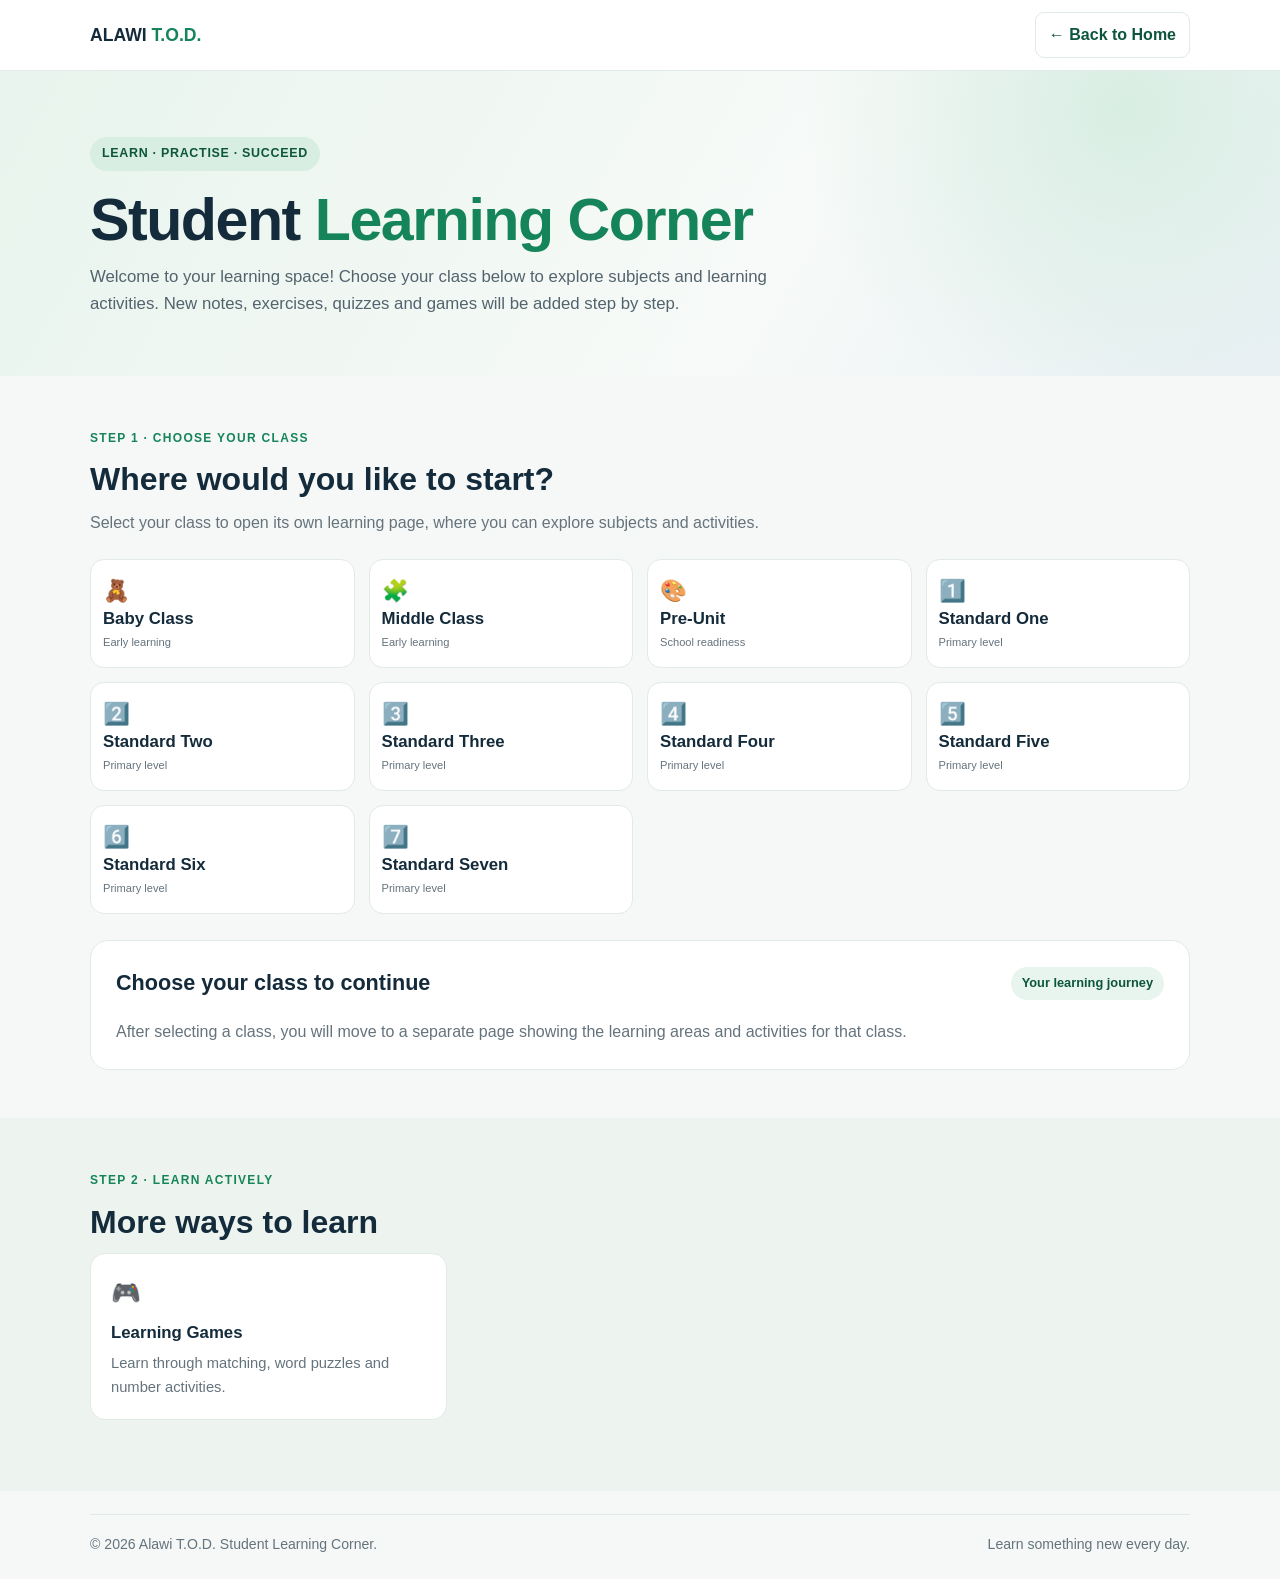
<file: student-learning.html>
<!DOCTYPE html>
<html lang="en">
<head>
  <meta charset="UTF-8">
  <meta name="viewport" content="width=device-width, initial-scale=1.0">
  <meta name="description" content="Student Learning Corner - interactive learning resources for primary school learners.">
  <meta name="theme-color" content="#142b3b">
  <title>Student Learning Corner | Alawi T.O.D</title>
  <style>
    :root{--green:#16845b;--green-dark:#0d563d;--navy:#142b3b;--ink:#24313a;--muted:#65737d;--paper:#f5f8f6;--white:#fff;--line:#e2eae5}
    *{box-sizing:border-box}
    html{scroll-behavior:smooth}
    body{margin:0;font-family:Arial,Helvetica,sans-serif;background:var(--paper);color:var(--ink);line-height:1.6}
    a{text-decoration:none;color:inherit}
    .wrap{width:min(1100px,92%);margin:auto}
    header{background:#fff;border-bottom:1px solid var(--line);position:sticky;top:0;z-index:5}
    .nav{min-height:70px;display:flex;align-items:center;justify-content:space-between;gap:15px}
    .brand{font-weight:800;font-size:1.1rem;color:var(--navy)}
    .brand span{color:var(--green)}
    .back{color:var(--green-dark);font-weight:700;padding:9px 13px;border:1px solid var(--line);border-radius:9px}
    .hero{padding:66px 0 58px;background:radial-gradient(circle at 88% 12%,#d9eee3 0,transparent 28%),linear-gradient(120deg,#e8f4ed,#f7faf8 60%,#e9f0f5)}
    .eyebrow{display:inline-block;background:#d9eee2;color:var(--green-dark);font-weight:800;font-size:.78rem;padding:7px 12px;border-radius:30px;letter-spacing:.7px}
    h1{font-size:clamp(2.2rem,5vw,3.7rem);line-height:1.08;letter-spacing:-1.5px;color:var(--navy);margin:17px 0 12px}
    h1 span{color:var(--green)}
    .hero p{max-width:700px;color:#53636d;font-size:1.05rem;margin:0}
    section{padding:48px 0}
    .section-head{margin-bottom:23px}
    .section-head h2{color:var(--navy);font-size:clamp(1.5rem,3vw,2rem);margin:5px 0}
    .section-head p{color:var(--muted);margin:0}
    .kicker{font-size:.75rem;color:var(--green);font-weight:800;letter-spacing:1.3px;text-transform:uppercase}
    .class-grid{display:grid;grid-template-columns:repeat(4,minmax(0,1fr));gap:14px}
    .class-btn{background:#fff;border:1px solid var(--line);border-radius:14px;padding:18px 12px;text-align:left;cursor:pointer;transition:.2s;color:var(--ink);min-height:105px}
    .class-btn:hover,.class-btn.active{border-color:var(--green);box-shadow:0 8px 22px #173b2912;transform:translateY(-2px)}
    .class-btn.active{background:#e8f5ee;outline:2px solid #b9dfc8}
    .class-btn strong{display:block;color:var(--navy);font-size:1.05rem;margin:5px 0}
    .class-btn small{color:var(--muted)}
    .class-icon{font-size:1.35rem}
    .selected-panel{margin-top:26px;background:#fff;border:1px solid var(--line);border-radius:18px;padding:25px}
    .selected-top{display:flex;align-items:center;justify-content:space-between;gap:15px;flex-wrap:wrap;margin-bottom:18px}
    .selected-top h3{margin:0;color:var(--navy);font-size:1.35rem}
    .badge{background:#e8f5ee;color:var(--green-dark);padding:6px 11px;border-radius:30px;font-size:.8rem;font-weight:700}
    .subject-grid{display:grid;grid-template-columns:repeat(3,minmax(0,1fr));gap:13px}
    .subject-card{border:1px solid var(--line);border-radius:13px;padding:17px;background:var(--paper);display:flex;align-items:center;gap:13px;min-height:82px}
    .subject-icon{width:43px;height:43px;display:grid;place-items:center;border-radius:12px;background:#e4f3e9;font-size:1.35rem;flex:0 0 43px}
    .subject-card strong{display:block;color:var(--navy)}
    .subject-card small{color:var(--muted)}
    .notice{margin-top:18px;padding:13px 16px;background:#f0f6f2;border-left:4px solid var(--green);border-radius:8px;color:#496456;font-size:.92rem}
    .features{background:#edf4ef}
    .feature-grid{display:grid;grid-template-columns:repeat(3,1fr);gap:15px}
    .feature{background:#fff;border:1px solid var(--line);border-radius:15px;padding:20px}
    .feature .symbol{font-size:1.5rem}
    .feature h3{color:var(--navy);margin:8px 0 5px;font-size:1.05rem}
    .feature p{color:var(--muted);font-size:.92rem;margin:0}
    footer{padding:23px 0;color:var(--muted);font-size:.88rem}
    .footer-row{border-top:1px solid var(--line);padding-top:18px;display:flex;justify-content:space-between;gap:10px;flex-wrap:wrap}
    body.dark{--ink:#e6edf0;--muted:#a9b7bf;--paper:#101a20;--line:#2a3a43;background:var(--paper);color:var(--ink)}
    body.dark header,body.dark .selected-panel,body.dark .class-btn,body.dark .feature{background:#17252d;border-color:#2a3a43}
    body.dark .hero{background:linear-gradient(120deg,#152d27,#101a20 60%,#172631)}
    body.dark h1,body.dark .section-head h2,body.dark .class-btn strong,body.dark .selected-top h3,body.dark .subject-card strong,body.dark .feature h3,body.dark .brand{color:#eef6f1}
    body.dark .features{background:#142128}
    body.dark .subject-card{background:#192f3d;border-color:#304753}
    body.dark .class-btn.active{background:#20382e}
    body.dark .notice{background:#20382e;color:#d8f0e2}
    body.dark .back{border-color:#304753;color:#8fe0b5}
    @media(max-width:800px){.class-grid{grid-template-columns:repeat(2,minmax(0,1fr))}.subject-grid{grid-template-columns:repeat(2,minmax(0,1fr))}.feature-grid{grid-template-columns:1fr}}
    @media(max-width:520px){.nav{min-height:62px}.hero{padding:48px 0}.class-grid,.subject-grid{grid-template-columns:1fr}.selected-panel{padding:18px}section{padding:38px 0}}
  </style>
</head>
<body>
<header>
  <div class="wrap nav">
    <a class="brand" href="index.html">ALAWI <span>T.O.D.</span></a>
    <a class="back" href="index.html">← Back to Home</a>
  </div>
</header>
<main>
  <section class="hero">
    <div class="wrap">
      <span class="eyebrow">LEARN · PRACTISE · SUCCEED</span>
      <h1>Student <span>Learning Corner</span></h1>
      <p>Welcome to your learning space! Choose your class below to explore subjects and learning activities. New notes, exercises, quizzes and games will be added step by step.</p>
    </div>
  </section>

  <section>
    <div class="wrap">
      <div class="section-head">
        <span class="kicker">Step 1 · Choose your class</span>
        <h2>Where would you like to start?</h2>
        <p>Select your class to open its own learning page, where you can explore subjects and activities.</p>
      </div>
      <div class="class-grid" id="classGrid">
        <button class="class-btn" data-class="Baby Class"><span class="class-icon">🧸</span><strong>Baby Class</strong><small>Early learning</small></button>
        <button class="class-btn" data-class="Middle Class"><span class="class-icon">🧩</span><strong>Middle Class</strong><small>Early learning</small></button>
        <button class="class-btn" data-class="Pre-Unit"><span class="class-icon">🎨</span><strong>Pre-Unit</strong><small>School readiness</small></button>
        <button class="class-btn" data-class="Standard One"><span class="class-icon">1️⃣</span><strong>Standard One</strong><small>Primary level</small></button>
        <button class="class-btn" data-class="Standard Two"><span class="class-icon">2️⃣</span><strong>Standard Two</strong><small>Primary level</small></button>
        <button class="class-btn" data-class="Standard Three"><span class="class-icon">3️⃣</span><strong>Standard Three</strong><small>Primary level</small></button>
        <button class="class-btn" data-class="Standard Four"><span class="class-icon">4️⃣</span><strong>Standard Four</strong><small>Primary level</small></button>
        <button class="class-btn" data-class="Standard Five"><span class="class-icon">5️⃣</span><strong>Standard Five</strong><small>Primary level</small></button>
        <button class="class-btn" data-class="Standard Six"><span class="class-icon">6️⃣</span><strong>Standard Six</strong><small>Primary level</small></button>
        <button class="class-btn" data-class="Standard Seven"><span class="class-icon">7️⃣</span><strong>Standard Seven</strong><small>Primary level</small></button>
      </div>

      <div class="selected-panel" style="margin-top:26px">
        <div class="selected-top">
          <h3>Choose your class to continue</h3>
          <span class="badge">Your learning journey</span>
        </div>
        <p style="margin:0;color:var(--muted)">After selecting a class, you will move to a separate page showing the learning areas and activities for that class.</p>
      </div>
    </div>
  </section>

  <section class="features">
    <div class="wrap">
      <div class="section-head">
        <span class="kicker">Step 2 · Learn actively</span>
        <h2>More ways to learn</h2>
      <div class="feature-grid">
        <a class="feature" href="learning-games.html" style="display:block;color:inherit;text-decoration:none;">
  <span class="symbol">🎮</span>
  <h3>Learning Games</h3>
  <p>Learn through matching, word puzzles and number activities.</p>
</a>
      </div>
    </div>
  </section>
</main>
<footer>
  <div class="wrap footer-row"><span>© <span id="year"></span> Alawi T.O.D. Student Learning Corner.</span><span>Learn something new every day.</span></div>
</footer>
<script>
  function chooseClass(className) {
    window.location.href = 'class-learning.html?class=' + encodeURIComponent(className);
  }

  document.querySelectorAll('.class-btn').forEach(button => {
    button.addEventListener('click', () => chooseClass(button.dataset.class));
  });

  document.getElementById('year').textContent = new Date().getFullYear();
</script>
</body>
</html>
</file>
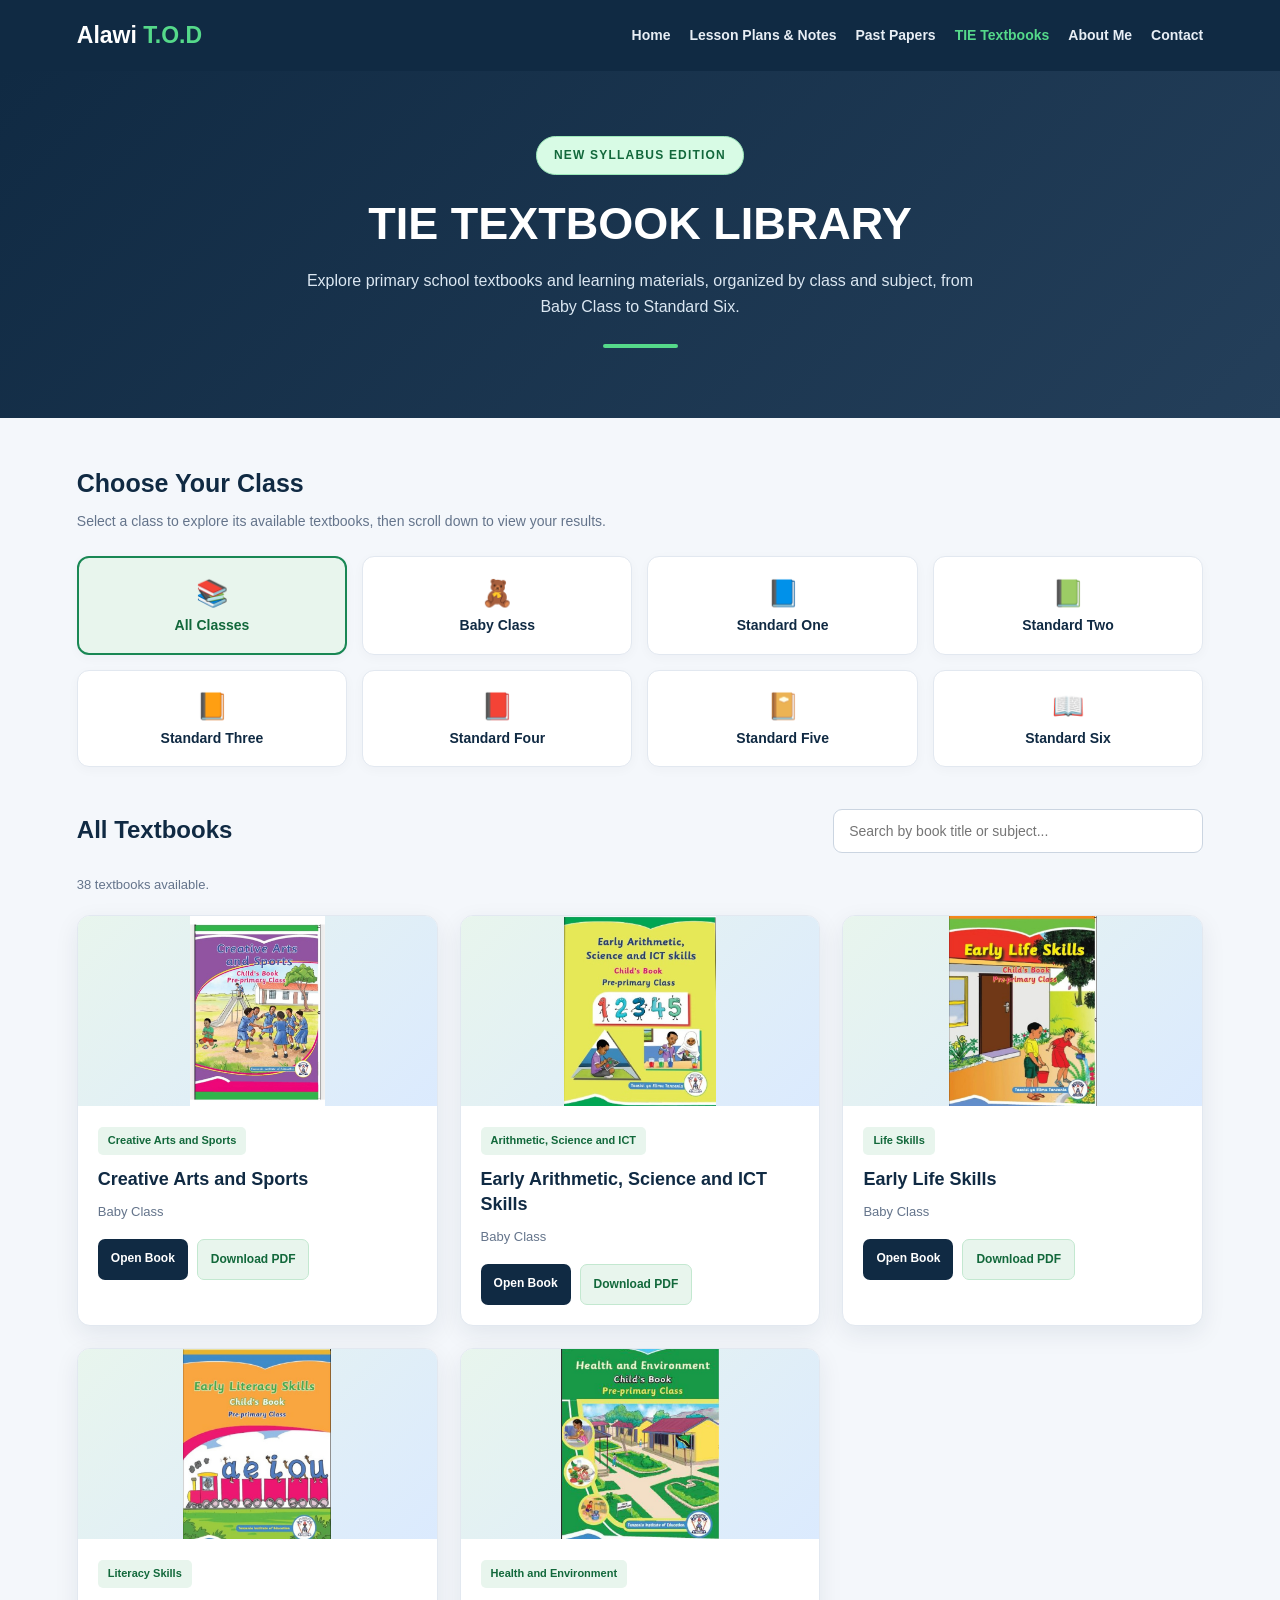
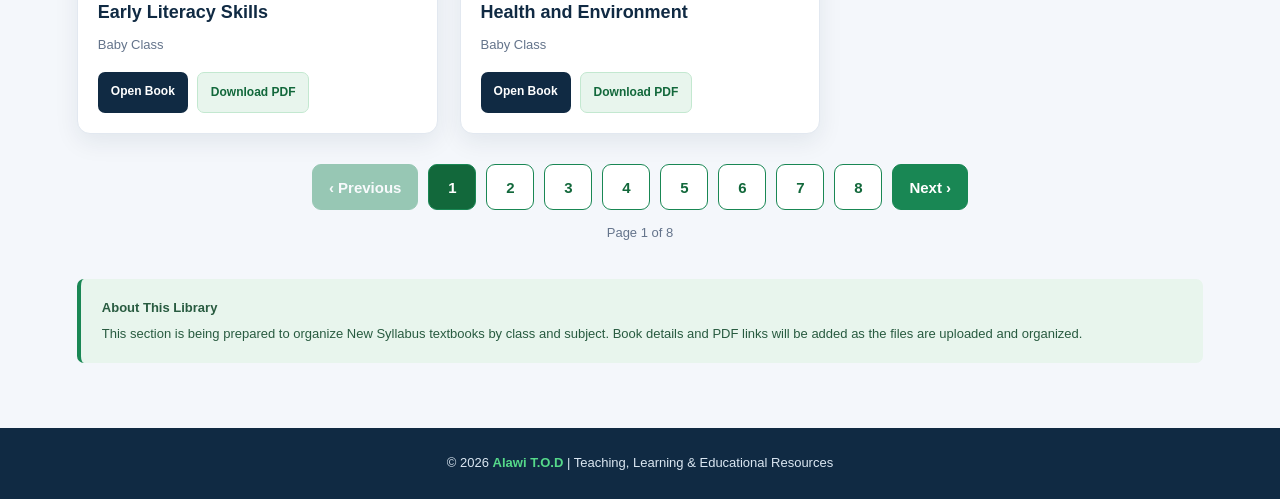
<file: tie-textbooks.html>
<!DOCTYPE html>
<html lang="en">
<head>
  <meta charset="UTF-8">
  <meta name="viewport" content="width=device-width, initial-scale=1.0">

  <title>TIE Textbook Library | Alawi T.O.D</title>

  <meta name="description" content="Explore primary school textbooks from Baby Class to Standard Six, organized by class and subject.">

  <style>
    :root {
      --navy: #102a43;
      --navy-light: #243f5a;
      --green: #198754;
      --green-light: #e8f5ed;
      --white: #ffffff;
      --background: #f4f7fb;
      --text: #243447;
      --muted: #64748b;
      --border: #e2e8f0;
      --shadow: 0 8px 25px rgba(16, 42, 67, 0.08);
    }

    * {
      margin: 0;
      padding: 0;
      box-sizing: border-box;
    }

    body {
      font-family: Arial, Helvetica, sans-serif;
      background: var(--background);
      color: var(--text);
      line-height: 1.6;
    }

    a {
      text-decoration: none;
    }

    .navbar {
      background: var(--navy);
      color: var(--white);
      padding: 17px 6%;
      display: flex;
      align-items: center;
      justify-content: space-between;
      gap: 25px;
      flex-wrap: wrap;
    }

    .brand {
      color: var(--white);
      font-size: 23px;
      font-weight: 800;
      white-space: nowrap;
    }

    .brand span {
      color: #55d98a;
    }

    .nav-links {
      display: flex;
      align-items: center;
      flex-wrap: wrap;
      gap: 19px;
    }

    .nav-links a {
      color: #e8eef5;
      font-size: 14px;
      font-weight: 600;
      transition: color 0.2s ease;
    }

    .nav-links a:hover,
    .nav-links a.active {
      color: #55d98a;
    }

    .hero {
      background: linear-gradient(135deg, var(--navy), var(--navy-light));
      color: var(--white);
      text-align: center;
      padding: 65px 20px 70px;
    }

    .syllabus-badge {
      display: inline-block;
      background: #d8fbe5;
      color: #12683b;
      border: 1px solid #9ce9b9;
      padding: 9px 17px;
      border-radius: 30px;
      font-size: 12px;
      font-weight: 800;
      letter-spacing: 1.2px;
      margin-bottom: 22px;
    }

    .hero h1 {
      font-size: clamp(30px, 5vw, 45px);
      line-height: 1.2;
      margin-bottom: 17px;
    }

    .hero p {
      max-width: 680px;
      margin: 0 auto;
      color: #dbe7f2;
      font-size: 16px;
    }

    .hero-line {
      width: 75px;
      height: 4px;
      background: #55d98a;
      border-radius: 10px;
      margin: 25px auto 0;
    }

    .container {
      width: 88%;
      max-width: 1200px;
      margin: 0 auto;
    }

    .library-section {
      padding: 45px 0 65px;
    }

    .section-heading {
      margin-bottom: 23px;
    }

    .section-heading h2 {
      color: var(--navy);
      font-size: 25px;
      margin-bottom: 7px;
    }

    .section-heading p {
      color: var(--muted);
      font-size: 14px;
    }

    .class-grid {
      display: grid;
      grid-template-columns: repeat(4, minmax(0, 1fr));
      gap: 15px;
      margin-bottom: 42px;
    }

    .class-card {
      background: var(--white);
      border: 1px solid var(--border);
      border-radius: 12px;
      padding: 20px 12px;
      text-align: center;
      cursor: pointer;
      color: var(--navy);
      font-size: 14px;
      font-weight: 700;
      transition: 0.2s ease;
      box-shadow: 0 3px 12px rgba(16, 42, 67, 0.03);
    }

    .class-card .class-icon {
      display: block;
      font-size: 26px;
      margin-bottom: 8px;
    }

    .class-card:hover {
      transform: translateY(-3px);
      border-color: var(--green);
    }

    .class-card.active {
      background: var(--green-light);
      border: 2px solid var(--green);
      color: #12683b;
    }

    .toolbar {
      display: flex;
      justify-content: space-between;
      align-items: center;
      gap: 20px;
      flex-wrap: wrap;
      margin-bottom: 22px;
    }

    .toolbar h2 {
      color: var(--navy);
      font-size: 24px;
    }

    .search-box {
      width: 100%;
      max-width: 370px;
      position: relative;
    }

    .search-box input {
      width: 100%;
      padding: 13px 15px;
      border: 1px solid #cbd5e1;
      border-radius: 9px;
      background: var(--white);
      color: var(--text);
      font-size: 14px;
      outline: none;
    }

    .search-box input:focus {
      border-color: var(--green);
      box-shadow: 0 0 0 3px rgba(25, 135, 84, 0.1);
    }

    .results-info {
      color: var(--muted);
      font-size: 13px;
      margin-bottom: 20px;
    }

    .books-grid {
      display: grid;
      grid-template-columns: repeat(3, minmax(0, 1fr));
      gap: 22px;
    }

    .book-card {
      background: var(--white);
      border: 1px solid var(--border);
      border-radius: 13px;
      overflow: hidden;
      box-shadow: var(--shadow);
      transition: transform 0.2s ease;
    }

    .book-card:hover {
      transform: translateY(-4px);
    }

    .book-cover {
      height: 190px;
      background: linear-gradient(135deg, #e8f5ed, #dbeafe);
      display: flex;
      justify-content: center;
      align-items: center;
      overflow: hidden;
    }

    .book-cover img {
      width: 100%;
      height: 100%;
      object-fit: contain;
    }

    .cover-placeholder {
      text-align: center;
      color: var(--navy);
      padding: 20px;
    }

    .cover-placeholder span {
      display: block;
      font-size: 43px;
      margin-bottom: 8px;
    }

    .cover-placeholder strong {
      font-size: 13px;
    }

    .book-details {
      padding: 20px;
    }

    .book-subject {
      display: inline-block;
      background: var(--green-light);
      color: #12683b;
      padding: 5px 10px;
      border-radius: 5px;
      font-size: 11px;
      font-weight: 800;
      margin-bottom: 12px;
    }

    .book-details h3 {
      color: var(--navy);
      font-size: 18px;
      line-height: 1.4;
      margin-bottom: 10px;
    }

    .book-meta {
      color: var(--muted);
      font-size: 13px;
      margin-bottom: 16px;
    }

    .book-actions {
      display: flex;
      gap: 9px;
      flex-wrap: wrap;
    }

    .book-button {
      display: inline-block;
      padding: 10px 13px;
      border-radius: 7px;
      font-size: 12px;
      font-weight: 700;
      text-align: center;
    }

    .open-button {
      background: var(--navy);
      color: var(--white);
    }

    .download-button {
      background: var(--green-light);
      color: #12683b;
      border: 1px solid #c3e8d0;
    }

    .pagination {
      display: flex;
      justify-content: center;
      align-items: center;
      flex-wrap: wrap;
      gap: 10px;
      margin: 30px 0 8px;
    }

    .pagination button {
      min-width: 48px;
      min-height: 46px;
      padding: 10px 16px;
      border: 1px solid #198754;
      border-radius: 9px;
      background: #198754;
      color: #ffffff;
      font-size: 15px;
      font-weight: 700;
      cursor: pointer;
      transition: background 0.2s ease, transform 0.2s ease, box-shadow 0.2s ease;
    }

    .pagination button:hover:not(:disabled) {
      background: #12683b;
      transform: translateY(-2px);
      box-shadow: 0 4px 12px rgba(25, 135, 84, 0.22);
    }

    .pagination button:focus-visible {
      outline: 3px solid rgba(25, 135, 84, 0.28);
      outline-offset: 3px;
    }

    .pagination button:disabled {
      opacity: 0.42;
      cursor: not-allowed;
    }

    .pagination button.page-number {
      background: #ffffff;
      color: #12683b;
    }

    .pagination button.page-number.active {
      background: #12683b;
      color: #ffffff;
    }

    .pagination-status {
      flex-basis: 100%;
      text-align: center;
      color: var(--muted);
      font-size: 13px;
      margin-top: 3px;
    }

    .empty-state {
      background: var(--white);
      border: 1px dashed #b8c6d6;
      border-radius: 13px;
      text-align: center;
      padding: 45px 22px;
      margin-top: 10px;
    }

    .empty-state .empty-icon {
      font-size: 43px;
      margin-bottom: 12px;
    }

    .empty-state h3 {
      color: var(--navy);
      font-size: 21px;
      margin-bottom: 9px;
    }

    .empty-state p {
      max-width: 550px;
      margin: 0 auto;
      color: var(--muted);
      font-size: 14px;
    }

    .information-box {
      margin-top: 35px;
      padding: 19px 21px;
      border-left: 4px solid var(--green);
      border-radius: 7px;
      background: var(--green-light);
      color: #285b40;
      font-size: 13px;
    }

    .information-box strong {
      display: block;
      margin-bottom: 5px;
    }

    footer {
      background: var(--navy);
      color: #dbe7f2;
      text-align: center;
      padding: 25px 15px;
      font-size: 13px;
    }

    footer strong {
      color: #55d98a;
    }

    @media (max-width: 900px) {
      .class-grid {
        grid-template-columns: repeat(3, minmax(0, 1fr));
      }

      .books-grid {
        grid-template-columns: repeat(2, minmax(0, 1fr));
      }

      .navbar {
        justify-content: center;
      }

      .nav-links {
        justify-content: center;
      }
    }

    @media (max-width: 600px) {
      .navbar {
        padding: 17px 5%;
        gap: 15px;
      }

      .brand {
        font-size: 22px;
      }

      .nav-links {
        gap: 12px;
      }

      .nav-links a {
        font-size: 12px;
      }

      .hero {
        padding: 48px 18px 53px;
      }

      .hero p {
        font-size: 14px;
      }

      .container {
        width: 91%;
      }

      .library-section {
        padding: 32px 0 45px;
      }

      .section-heading h2,
      .toolbar h2 {
        font-size: 21px;
      }

      .class-grid {
        grid-template-columns: repeat(2, minmax(0, 1fr));
        gap: 11px;
        margin-bottom: 34px;
      }

      .class-card {
        padding: 16px 8px;
        font-size: 12px;
      }

      .toolbar {
        align-items: stretch;
      }

      .search-box {
        max-width: none;
      }

      .books-grid {
        grid-template-columns: 1fr;
      }

      .book-cover {
        height: 210px;
      }
    }
  </style>
</head>

<body>

  <header class="navbar">
    <a class="brand" href="index.html">
      Alawi <span>T.O.D</span>
    </a>

    <nav class="nav-links" aria-label="Main navigation">
      <a href="index.html">Home</a>
      <a href="lesson-plans.html">Lesson Plans &amp; Notes</a>
      <a href="past-papers.html">Past Papers</a>
      <a href="tie-textbooks.html" class="active">TIE Textbooks</a>
      <a href="about.html">About Me</a>
      <a href="contact.html">Contact</a>
    </nav>
  </header>

  <section class="hero">
    <div class="syllabus-badge">NEW SYLLABUS EDITION</div>

    <h1>TIE TEXTBOOK LIBRARY</h1>

    <p>
      Explore primary school textbooks and learning materials,
      organized by class and subject, from Baby Class to Standard Six.
    </p>

    <div class="hero-line"></div>
  </section>

  <main class="container library-section">

    <div class="section-heading">
      <h2>Choose Your Class</h2>
      <p>Select a class to explore its available textbooks, then scroll down to view your results.</p>
    </div>

    <div class="class-grid" id="classGrid">

      <button class="class-card active" type="button" data-class="All Classes">
        <span class="class-icon">📚</span>
        All Classes
      </button>

      <button class="class-card" type="button" data-class="Baby Class">
        <span class="class-icon">🧸</span>
        Baby Class
      </button>

      <button class="class-card" type="button" data-class="Standard One">
        <span class="class-icon">📘</span>
        Standard One
      </button>

      <button class="class-card" type="button" data-class="Standard Two">
        <span class="class-icon">📗</span>
        Standard Two
      </button>

      <button class="class-card" type="button" data-class="Standard Three">
        <span class="class-icon">📙</span>
        Standard Three
      </button>

      <button class="class-card" type="button" data-class="Standard Four">
        <span class="class-icon">📕</span>
        Standard Four
      </button>

      <button class="class-card" type="button" data-class="Standard Five">
        <span class="class-icon">📔</span>
        Standard Five
      </button>

      <button class="class-card" type="button" data-class="Standard Six">
        <span class="class-icon">📖</span>
        Standard Six
      </button>

    </div>

    <div class="toolbar">
      <h2 id="selectedClassTitle">All Textbooks</h2>

      <div class="search-box">
        <input
          type="search"
          id="bookSearch"
          placeholder="Search by book title or subject..."
          aria-label="Search textbooks by title or subject"
        >
      </div>
    </div>

    <p class="results-info" id="resultsInfo">
      Textbooks will appear here as the library is organized.
    </p>

    <div class="books-grid" id="booksGrid"></div>
    <nav class="pagination" id="booksPagination" aria-label="Textbook pages" hidden></nav>

    <div class="empty-state" id="emptyState">
      <div class="empty-icon">📚</div>

      <h3>Textbook Library Coming Soon</h3>

      <p>
        The library is being organized. Textbooks will be added by class
        and subject, making it easier to find and access the right book.
        Please check back as new books become available.
      </p>
    </div>

    <div class="information-box">
      <strong>About This Library</strong>
      This section is being prepared to organize New Syllabus textbooks
      by class and subject. Book details and PDF links will be added
      as the files are uploaded and organized.
    </div>

  </main>

  <footer>
    <p>
      &copy; <span id="currentYear"></span>
      <strong>Alawi T.O.D</strong> |
      Teaching, Learning &amp; Educational Resources
    </p>
  </footer>

  <script>
    /*
      TEXTBOOK RECORDS

      When the PDFs have been uploaded to GitHub, we will add their
      details here.

      Example record:

      {
        title: "English Standard Two",
        subject: "English",
        className: "Standard Two",
        year: "",
        cover: "",
        file: "textbooks/STANDARD TWO BOOKS/english-book.pdf"
      }

      Replace the example details with the actual book information
      and exact PDF filename.
    */

    const books = [
  {
    title: "Creative Arts and Sports",
    subject: "Creative Arts and Sports",
    className: "Baby Class",
    year: "",
    cover: "textbooks/covers/creative-arts-and-sports.jpg",
    file: "textbooks/BABY CLASSES BOOKS/CREATIVE ARTS AND SPORTS.pdf"
  },
  {
    title: "Early Arithmetic, Science and ICT Skills",
    subject: "Arithmetic, Science and ICT",
    className: "Baby Class",
    year: "",
    cover: "textbooks/covers/early-arithmetic.jpg",
    file: "textbooks/BABY CLASSES BOOKS/EARLY ARITHMETIC, SCIENCE AND ICT SKILLS .pdf"
  },
  {
    title: "Early Life Skills",
    subject: "Life Skills",
    className: "Baby Class",
    year: "",
    cover: "textbooks/covers/early-life-skills.jpg",
    file: "textbooks/BABY CLASSES BOOKS/EARLY LIFE SKILLS .pdf"
  },
  {
    title: "Early Literacy Skills",
    subject: "Literacy Skills",
    className: "Baby Class",
    year: "",
    cover: "textbooks/covers/early-literacy-skills.jpg",
    file: "textbooks/BABY CLASSES BOOKS/EARLY LITERACY SKILLS.pdf"
  },
  {
    title: "Health and Environment",
    subject: "Health and Environment",
    className: "Baby Class",
    year: "",
    cover: "textbooks/covers/health-and-environment.jpg",
    file: "textbooks/BABY CLASSES BOOKS/HEALTH AND ENVIRONMENT.pdf"
  },
  {
    title: "Naipenda Nchi Yangu ya Tanzania",
    subject: "Maarifa ya Tanzania",
    className: "Baby Class",
    year: "",
    cover: "textbooks/covers/naipenda-nchi-yangu-tanzania.jpg",
    file: "textbooks/BABY CLASSES BOOKS/NCHI YANGU YA TANZANIA.pdf"
  },
  {
    title: "Culture, Art & Sport",
    subject: "Culture, Art & Sport",
    className: "Standard One",
    year: "",
    cover: "textbooks/covers/Culture std 1.jpg",
    file: "textbooks/STANDARD ONE BOOKS/Culture, Art & Sport.pdf"
  },
  {
    title: "Health and Environment",
    subject: "Health and Environment",
    className: "Standard One",
    year: "",
    cover: "textbooks/covers/Health std 1.jpg",
    file: "textbooks/STANDARD ONE BOOKS/Health and Environment.pdf"
  },
  {
    title: "Kusoma Kitabu cha Mwanafunzi",
    subject: "Kusoma",
    className: "Standard One",
    year: "",
    cover: "textbooks/covers/Kusoma std 1.jpg",
    file: "textbooks/STANDARD ONE BOOKS/kusoma kitabu cha mwanafunzi.pdf"
  },
  {
    title: "Learn English Pupils Book",
    subject: "Learn English",
    className: "Standard One",
    year: "",
    cover: "textbooks/covers/Learn english std 1.jpg",
    file: "textbooks/STANDARD ONE BOOKS/Learn English Pupils Book Standard.pdf"
  },
  {
    title: "Culture, Art and Sports",
    subject: "Culture, Art and Sports",
    className: "Standard Two",
    year: "",
    cover: "textbooks/covers/Culture std 2.jpg",
    file: "textbooks/STANDARD TWO BOOKS/CULTURE, ART AND SPORTS STD 2.pdf"
  },
  {
    title: "Health and Environment",
    subject: "Health and Environment",
    className: "Standard Two",
    year: "",
    cover: "textbooks/covers/Health and environment std 2.jpg",
    file: "textbooks/STANDARD TWO BOOKS/HEALTH AND ENVIRONMENT STD 2.pdf"
  },
  {
    title: "Arithmetic Skills",
    subject: "Arithmetic Skills",
    className: "Standard Two",
    year: "",
    cover: "textbooks/covers/Arithmetic class 2.jpg",
    file: "textbooks/STANDARD TWO BOOKS/ARITHMETIC STD 2.pdf"
  },
  {
    title: "Kusoma Darasa la Pili",
    subject: "Kusoma Darasa la Pili",
    className: "Standard Two",
    year: "",
    cover: "textbooks/covers/Kusoma drs 2.jpg",
    file: "textbooks/STANDARD TWO BOOKS/KUSOMA DARASA LA PILI.pdf"
  },
  {
    title: "Kuandika",
    subject: "Kuandika",
    className: "Standard Two",
    year: "",
    cover: "textbooks/covers/Kuandika std 2.jpg",
    file: "textbooks/STANDARD TWO BOOKS/KUANDIKA STD 2.pdf"
  },
  {
    title: "Learn English",
    subject: "Learn English",
    className: "Standard Two",
    year: "",
    cover: "textbooks/covers/Learn english std 2.jpg",
    file: "textbooks/STANDARD TWO BOOKS/LEARN ENGLISH STD 2.pdf"
  },
  {
    title: "Writing",
    subject: "Writing",
    className: "Standard Two",
    year: "",
    cover: "textbooks/covers/Writing std 2.jpg",
    file: "textbooks/STANDARD TWO BOOKS/WRITING STD 2.pdf"
  },
  {
    title: "Arts and Sports",
    subject: "Arts and Sports",
    className: "Standard Three",
    year: "",
    cover: "textbooks/covers/Arts std 3.jpg",
    file: "textbooks/STANDARD THREE BOOKS/Arts and Sports.pdf"
  },
  {
    title: "English",
    subject: "English",
    className: "Standard Three",
    year: "",
    cover: "textbooks/covers/English std 3.jpg",
    file: "textbooks/STANDARD THREE BOOKS/English.pdf"
  },
  {
    title: "Geography and the Environment",
    subject: "Geography and the Environment",
    className: "Standard Three",
    year: "",
    cover: "textbooks/covers/Geography std 3.jpg",
    file: "textbooks/STANDARD THREE BOOKS/Geography and the Environment.pdf"
  },
  {
    title: "Historia Ya Tanzania na Maadili",
    subject: "Historia Ya Tanzania na Maadili",
    className: "Standard Three",
    year: "",
    cover: "textbooks/covers/Historia std 3.jpg",
    file: "textbooks/STANDARD THREE BOOKS/Historia Ya Tanzania na Maadili.pdf"
  },
  {
    title: "Kiswahili",
    subject: "Kiswahili",
    className: "Standard Three",
    year: "",
    cover: "textbooks/covers/Kiswahili std 3.jpg",
    file: "textbooks/STANDARD THREE BOOKS/Kiswahili.pdf"
  },
  {
    title: "Mathematics",
    subject: "Mathematics",
    className: "Standard Three",
    year: "",
    cover: "textbooks/covers/Mathematics std 3.jpg",
    file: "textbooks/STANDARD THREE BOOKS/Mathematics.pdf"
  },
  {
    title: "Science",
    subject: "Science",
    className: "Standard Three",
    year: "",
    cover: "textbooks/covers/Science std 3.jpg",
    file: "textbooks/STANDARD THREE BOOKS/Science.pdf"
  },
  {
  title: "Standard Four Arts and Sports Book",
  subject: "Arts and Sports",
  className: "Standard Four",
  year: "",
  cover: "textbooks/covers/Arts std 4.jpg",
  file: "textbooks/STANDARD FOUR BOOKS/ARTS AND SPORTS.pdf"
},
{
  title: "Standard Four English Book",
  subject: "English",
  className: "Standard Four",
  year: "",
  cover: "textbooks/covers/English std 4.jpg",
  file: "textbooks/STANDARD FOUR BOOKS/ENGLISH.pdf"
},
{
  title: "Standard Four Geography Book",
  subject: "Geography",
  className: "Standard Four",
  year: "",
  cover: "textbooks/covers/Geography std 4.jpg",
  file: "textbooks/STANDARD FOUR BOOKS/GEOGRAPHY.pdf"
},
{
  title: "Standard Four Historia ya Tanzania",
  subject: "Historia ya Tanzania",
  className: "Standard Four",
  year: "",
  cover: "textbooks/covers/Historia std 4.jpg",
  file: "textbooks/STANDARD FOUR BOOKS/HISTORIA YA TANZANIA.pdf"
},
{
  title: "Standard Four Kiswahili Book",
  subject: "Kiswahili",
  className: "Standard Four",
  year: "",
  cover: "textbooks/covers/Kiswahili std 4.jpg",
  file: "textbooks/STANDARD FOUR BOOKS/KISWAHILI.pdf"
},
{
  title: "Standard Four Mathematics Book",
  subject: "Mathematics",
  className: "Standard Four",
  year: "",
  cover: "textbooks/covers/Mathematics std 4.jpg",
  file: "textbooks/STANDARD FOUR BOOKS/MATHEMATICS.pdf"
},
{
  title: "Standard Four Science Book",
  subject: "Science",
  className: "Standard Four",
  year: "",
  cover: "textbooks/covers/Science std 4.jpg",
  file: "textbooks/STANDARD FOUR BOOKS/SCIENCE.pdf"
},
{
    title: "Standard Five Arts and Sports Book",
    subject: "Arts and Sports",
    className: "Standard Five",
    year: "",
    cover: "textbooks/covers/Arts%20and%20Sports%20std%205.jpg",
    file: "textbooks/STANDARD FIVE BOOKS/Arts and Sports.pdf"
},
{
    title: "Standard Five English Book",
    subject: "English",
    className: "Standard Five",
    year: "",
    cover: "textbooks/covers/English%20std%205.jpg",
    file: "textbooks/STANDARD FIVE BOOKS/English.pdf"
},
{
    title: "Standard Five Geography and Environment Book",
    subject: "Geography & Environment",
    className: "Standard Five",
    year: "",
    cover: "textbooks/covers/Geography%20%26%20Environment%20std%205.jpg",
    file: "textbooks/STANDARD FIVE BOOKS/Geography & Environment.pdf"
},
{
    title: "Standard Five Mathematics Book",
    subject: "Mathematics",
    className: "Standard Five",
    year: "",
    cover: "textbooks/covers/Mathematics%20std%205.jpg",
    file: "textbooks/STANDARD FIVE BOOKS/Mathematics.pdf"
},
{
    title: "Standard Five Science Book",
    subject: "Science",
    className: "Standard Five",
    year: "",
    cover: "textbooks/covers/Science%20std%205.jpg",
    file: "textbooks/STANDARD FIVE BOOKS/Science.pdf"
},
{
    title: "Standard Five Kiswahili Book",
    subject: "Kiswahili",
    className: "Standard Five",
    year: "",
    cover: "textbooks/covers/Kiswahili%20std%205.jpg",
    file: "textbooks/STANDARD FIVE BOOKS/Kiswahili.pdf"
},
{
    title: "Standard Five Historia ya Tanzania Book",
    subject: "Historia ya Tanzania",
    className: "Standard Five",
    year: "",
    cover: "textbooks/covers/Historia%20ya%20Tanzania%20std%205.jpg",
    file: "textbooks/STANDARD FIVE BOOKS/Historia ya Tanzania.pdf"
},
];

    let selectedClass = "All Classes";
    let currentPage = 1;
    const booksPerPage = 5;

    const classButtons = document.querySelectorAll(".class-card");
    const searchInput = document.getElementById("bookSearch");
    const booksGrid = document.getElementById("booksGrid");
    const emptyState = document.getElementById("emptyState");
    const resultsInfo = document.getElementById("resultsInfo");
    const selectedClassTitle = document.getElementById("selectedClassTitle");
    const booksPagination = document.getElementById("booksPagination");

    function renderPagination(totalBooks) {
      const showPagination = selectedClass === "All Classes" && totalBooks > booksPerPage;
      booksPagination.hidden = !showPagination;
      booksPagination.innerHTML = "";

      if (!showPagination) return;

      const totalPages = Math.ceil(totalBooks / booksPerPage);

      function addButton(label, page, options = {}) {
        const button = document.createElement("button");
        button.type = "button";
        button.textContent = label;
        if (options.className) button.className = options.className;
        if (options.active) {
          button.classList.add("active");
          button.setAttribute("aria-current", "page");
        }
        button.disabled = options.disabled || false;
        button.addEventListener("click", function() {
          currentPage = page;
          renderBooks();
          booksGrid.scrollIntoView({ behavior: "smooth", block: "start" });
        });
        booksPagination.appendChild(button);
      }

      addButton("‹ Previous", Math.max(1, currentPage - 1), { disabled: currentPage === 1 });

      for (let page = 1; page <= totalPages; page++) {
        addButton(String(page), page, { className: "page-number", active: page === currentPage });
      }

      addButton("Next ›", Math.min(totalPages, currentPage + 1), { disabled: currentPage === totalPages });

      const status = document.createElement("span");
      status.className = "pagination-status";
      status.textContent = "Page " + currentPage + " of " + totalPages;
      booksPagination.appendChild(status);
    }

    function renderBooks() {
      const searchTerm = searchInput.value.trim().toLowerCase();

      const filteredBooks = books.filter(function(book) {
        const matchesClass =
          selectedClass === "All Classes" ||
          book.className === selectedClass;

        const searchableText = (
          book.title + " " +
          book.subject + " " +
          book.className
        ).toLowerCase();

        const matchesSearch = searchableText.includes(searchTerm);

        return matchesClass && matchesSearch;
      });

      booksGrid.innerHTML = "";

      const totalPages = Math.max(1, Math.ceil(filteredBooks.length / booksPerPage));
      currentPage = Math.min(currentPage, totalPages);
      const pageBooks = selectedClass === "All Classes"
        ? filteredBooks.slice((currentPage - 1) * booksPerPage, currentPage * booksPerPage)
        : filteredBooks;

      selectedClassTitle.textContent =
        selectedClass === "All Classes"
          ? "All Textbooks"
          : selectedClass + " Textbooks";

      if (filteredBooks.length === 0) {
        booksPagination.hidden = true;
        booksPagination.innerHTML = "";
        emptyState.style.display = "block";

        if (books.length === 0) {
          resultsInfo.textContent =
            "The textbook collection is being prepared.";

          emptyState.querySelector("h3").textContent =
            "Textbook Library Coming Soon";

          emptyState.querySelector("p").textContent =
            "The library is being organized. Textbooks will be added by class and subject as the PDF files are uploaded.";
        } else {
          resultsInfo.textContent = "No matching textbooks found.";

          emptyState.querySelector("h3").textContent =
            "No Textbooks Found";

          emptyState.querySelector("p").textContent =
            "Try another search term or select a different class.";
        }

        return;
      }

      emptyState.style.display = "none";

      resultsInfo.textContent =
        filteredBooks.length +
        (filteredBooks.length === 1
          ? " textbook available."
          : " textbooks available.");

      pageBooks.forEach(function(book) {
        const card = document.createElement("article");
        card.className = "book-card";

        const cover = document.createElement("div");
        cover.className = "book-cover";

        if (book.cover) {
          const image = document.createElement("img");
          image.src = encodeURI(book.cover);
          image.alt = book.title + " cover";
          image.loading = "lazy";

          image.onerror = function() {
            cover.innerHTML =
              '<div class="cover-placeholder">' +
              '<span>📚</span><strong>TIE TEXTBOOK</strong></div>';
          };

          cover.appendChild(image);
        } else {
          cover.innerHTML =
            '<div class="cover-placeholder">' +
            '<span>📚</span><strong>TIE TEXTBOOK</strong></div>';
        }

        const details = document.createElement("div");
        details.className = "book-details";

        const subject = document.createElement("span");
        subject.className = "book-subject";
        subject.textContent = book.subject;

        const title = document.createElement("h3");
        title.textContent = book.title;

        const meta = document.createElement("p");
        meta.className = "book-meta";
        meta.textContent =
          book.className +
          (book.year ? " • " + book.year : "");

        const actions = document.createElement("div");
        actions.className = "book-actions";

        if (book.file) {
          const openLink = document.createElement("a");
          openLink.className = "book-button open-button";
          openLink.href = encodeURI(book.file);
          openLink.target = "_blank";
          openLink.rel = "noopener noreferrer";
          openLink.textContent = "Open Book";

          const downloadLink = document.createElement("a");
          downloadLink.className = "book-button download-button";
          downloadLink.href = encodeURI(book.file);
          downloadLink.download = "";
          downloadLink.textContent = "Download PDF";

          actions.appendChild(openLink);
          actions.appendChild(downloadLink);
        }

        details.appendChild(subject);
        details.appendChild(title);
        details.appendChild(meta);
        details.appendChild(actions);

        card.appendChild(cover);
        card.appendChild(details);

        booksGrid.appendChild(card);
      });

      renderPagination(filteredBooks.length);
    }

    classButtons.forEach(function(button) {
      button.addEventListener("click", function() {
        classButtons.forEach(function(item) {
          item.classList.remove("active");
        });

        button.classList.add("active");
        selectedClass = button.dataset.class;
        currentPage = 1;

        renderBooks();
      });
    });

    searchInput.addEventListener("input", function() {
      currentPage = 1;
      renderBooks();
    });

    document.getElementById("currentYear").textContent =
      new Date().getFullYear();

    renderBooks();
  </script>

</body>
</html>
</file>
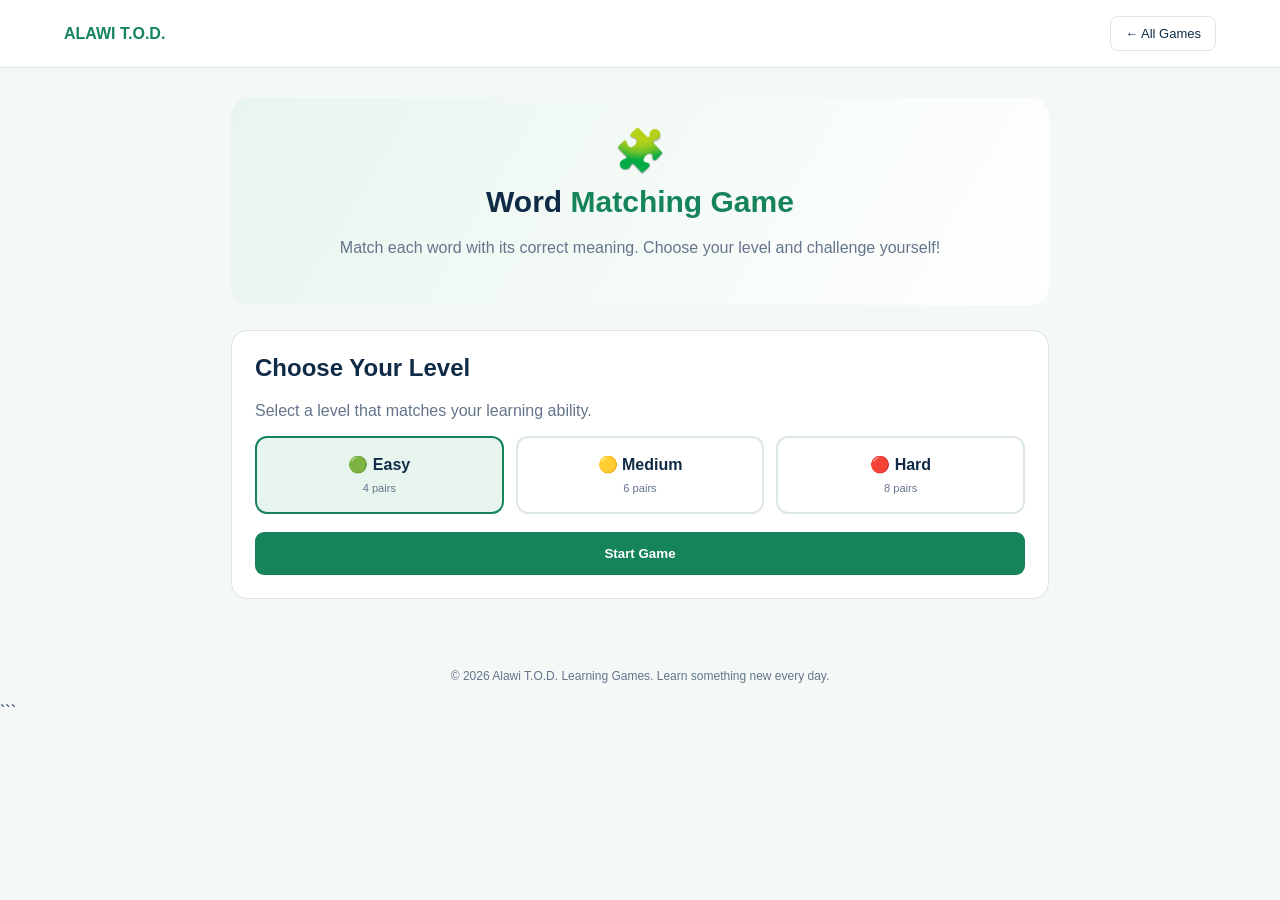
<file: word-matching-game.html>
<!DOCTYPE html>
<html lang="en">
<head>
<meta charset="UTF-8">
<meta name="viewport" content="width=device-width, initial-scale=1.0">
<title>Word Matching Game | Alawi T.O.D</title>

<style>
:root {
  --navy:#102b46;
  --green:#16845b;
  --light:#e8f5ee;
  --paper:#ffffff;
  --muted:#64748b;
  --line:#dce5e9;
  --red:#dc4444;
}

*{box-sizing:border-box}

body{
  margin:0;
  font-family:Arial,sans-serif;
  background:#f4f8f6;
  color:var(--navy);
}

header{
  background:white;
  border-bottom:1px solid var(--line);
  padding:16px 5%;
  display:flex;
  justify-content:space-between;
  align-items:center;
}

.logo{
  font-weight:bold;
  color:var(--green);
}

.back{
  text-decoration:none;
  color:var(--navy);
  border:1px solid var(--line);
  padding:9px 14px;
  border-radius:8px;
  font-size:13px;
}

.container{
  max-width:850px;
  margin:auto;
  padding:30px 16px;
}

.hero{
  text-align:center;
  background:linear-gradient(120deg,#e8f5ee,#ffffff);
  padding:28px 18px;
  border-radius:18px;
  margin-bottom:25px;
}

.hero-icon{font-size:42px}

.hero h1{
  margin:10px 0;
  font-size:30px;
}

.hero h1 span{color:var(--green)}

.hero p{
  color:var(--muted);
  line-height:1.6;
}

.panel{
  background:white;
  border:1px solid var(--line);
  border-radius:16px;
  padding:23px;
  margin-bottom:20px;
}

.panel h2{margin-top:0}

.levels{
  display:grid;
  grid-template-columns:repeat(3,1fr);
  gap:12px;
}

.level{
  border:2px solid var(--line);
  background:white;
  padding:17px 8px;
  border-radius:12px;
  cursor:pointer;
  text-align:center;
  color:var(--navy);
}

.level strong{
  display:block;
  font-size:16px;
  margin-bottom:6px;
}

.level small{color:var(--muted)}

.level.active{
  border-color:var(--green);
  background:var(--light);
}

button{
  font-family:inherit;
}

.primary{
  display:block;
  width:100%;
  background:var(--green);
  color:white;
  border:0;
  padding:14px;
  border-radius:9px;
  font-weight:bold;
  cursor:pointer;
  margin-top:18px;
}

.primary:disabled{
  opacity:.5;
  cursor:not-allowed;
}

.stats{
  display:grid;
  grid-template-columns:repeat(3,1fr);
  gap:10px;
  margin-bottom:18px;
}

.stat{
  background:var(--light);
  padding:13px 6px;
  border-radius:10px;
  text-align:center;
}

.stat small{
  display:block;
  color:var(--muted);
  font-size:11px;
  margin-bottom:5px;
}

.stat strong{font-size:19px}

.match-instruction{
  text-align:center;
  color:var(--muted);
  font-size:14px;
  margin:15px 0 20px;
}

.match-grid{
  display:grid;
  grid-template-columns:1fr 1fr;
  gap:15px;
}

.match-column h3{
  text-align:center;
  font-size:14px;
  margin-bottom:12px;
}

.tile{
  width:100%;
  min-height:65px;
  padding:12px 8px;
  margin-bottom:10px;
  border:2px solid var(--line);
  background:white;
  border-radius:10px;
  color:var(--navy);
  font-size:14px;
  font-weight:bold;
  cursor:pointer;
  transition:.2s;
}

.tile.selected{
  border-color:var(--green);
  background:var(--light);
}

.tile.matched{
  border-color:#a7dfc3;
  background:#e8f5ee;
  color:var(--green);
  opacity:.7;
  cursor:default;
}

.tile.wrong{
  border-color:var(--red);
  background:#fff0f0;
}

#feedback{
  text-align:center;
  min-height:25px;
  font-weight:bold;
  margin-top:12px;
}

.hidden{display:none!important}

.result-icon{
  font-size:55px;
  text-align:center;
}

.result-box{text-align:center}

.result-box h2{font-size:27px}

.result-score{
  font-size:38px;
  color:var(--green);
  font-weight:bold;
  margin:15px;
}

.result-box p{
  color:var(--muted);
  line-height:1.6;
}

footer{
  text-align:center;
  padding:20px;
  color:var(--muted);
  font-size:12px;
}

@media(max-width:480px){
  .hero h1{font-size:25px}
  .panel{padding:16px}
  .tile{font-size:12px;min-height:62px}
  .levels{gap:7px}
  .level{padding:13px 4px}
}
</style>
</head>

<body>

<header>
  <div class="logo">ALAWI T.O.D.</div>
  <a href="learning-games.html" class="back">← All Games</a>
</header>

<main class="container">

<section class="hero">
  <div class="hero-icon">🧩</div>
  <h1>Word <span>Matching Game</span></h1>
  <p>
    Match each word with its correct meaning.
    Choose your level and challenge yourself!
  </p>
</section>

<section class="panel" id="levelScreen">
  <h2>Choose Your Level</h2>
  <p style="color:var(--muted)">Select a level that matches your learning ability.</p>

  <div class="levels">
    <button class="level active" data-level="Easy">
      <strong>🟢 Easy</strong>
      <small>4 pairs</small>
    </button>

    <button class="level" data-level="Medium">
      <strong>🟡 Medium</strong>
      <small>6 pairs</small>
    </button>

    <button class="level" data-level="Hard">
      <strong>🔴 Hard</strong>
      <small>8 pairs</small>
    </button>
  </div>

  <button class="primary" id="startBtn">Start Game</button>
</section>

<section class="panel hidden" id="gameScreen">

  <div class="stats">
    <div class="stat">
      <small>POINTS</small>
      <strong id="score">0</strong>
    </div>

    <div class="stat">
      <small>MATCHED</small>
      <strong id="matched">0/4</strong>
    </div>

    <div class="stat">
      <small>TIME</small>
      <strong id="timer">00:00</strong>
    </div>
  </div>

  <div class="match-instruction">
    Select a word on the left, then select its meaning on the right.
  </div>

  <div class="match-grid">

    <div class="match-column">
      <h3>WORDS</h3>
      <div id="words"></div>
    </div>

    <div class="match-column">
      <h3>MEANINGS</h3>
      <div id="meanings"></div>
    </div>

  </div>

  <div id="feedback"></div>

  <button class="primary" id="restartBtn">Restart Game</button>

</section>

<section class="panel hidden result-box" id="resultScreen">
  <div class="result-icon" id="resultIcon">🏆</div>
  <h2 id="resultTitle">Excellent Work!</h2>
  <div class="result-score" id="finalScore">40 Points</div>
  <p id="resultMessage"></p>

  <button class="primary" id="playAgainBtn">Play Again</button>
  <button class="primary" id="changeLevelBtn" style="background:var(--navy)">
    Choose Another Level
  </button>
</section>

</main>

<footer>
  © <span id="year"></span> Alawi T.O.D. Learning Games.
  Learn something new every day.
</footer>

<script>
const gameData = {
  Easy: [
    ["Apple","A fruit"],
    ["Dog","An animal"],
    ["Book","Something we read"],
    ["Teacher","A person who teaches"]
  ],

  Medium: [
    ["Brave","Not afraid of danger"],
    ["Tiny","Very small"],
    ["Rapid","Very fast"],
    ["Silent","Making no sound"],
    ["Ancient","Very old"],
    ["Honest","Always telling the truth"]
  ],

  Hard: [
    ["Enormous","Extremely large"],
    ["Purchase","To buy something"],
    ["Protect","To keep safe"],
    ["Observe","To watch carefully"],
    ["Generous","Willing to give to others"],
    ["Difficult","Not easy to do"],
    ["Assist","To help someone"],
    ["Discover","To find something new"]
  ]
};

let selectedLevel = "Easy";
let selectedWord = null;
let selectedMeaning = null;
let score = 0;
let matchedCount = 0;
let attempts = 0;
let pairs = [];
let startTime = 0;
let timerInterval = null;
let gameFinished = false;

const $ = id => document.getElementById(id);

$("year").textContent = new Date().getFullYear();

document.querySelectorAll(".level").forEach(button => {
  button.addEventListener("click", () => {
    selectedLevel = button.dataset.level;

    document.querySelectorAll(".level").forEach(b =>
      b.classList.remove("active")
    );

    button.classList.add("active");
  });
});

$("startBtn").onclick = startGame;
$("restartBtn").onclick = startGame;
$("playAgainBtn").onclick = startGame;

$("changeLevelBtn").onclick = () => {
  clearInterval(timerInterval);
  $("resultScreen").classList.add("hidden");
  $("levelScreen").classList.remove("hidden");
};

function shuffle(array){
  return [...array].sort(() => Math.random() - 0.5);
}

function startGame(){

  clearInterval(timerInterval);

  pairs = shuffle(gameData[selectedLevel]);
  score = 0;
  matchedCount = 0;
  attempts = 0;
  selectedWord = null;
  selectedMeaning = null;
  gameFinished = false;

  $("score").textContent = "0";
  $("matched").textContent = "0/" + pairs.length;
  $("feedback").textContent = "";

  $("levelScreen").classList.add("hidden");
  $("resultScreen").classList.add("hidden");
  $("gameScreen").classList.remove("hidden");

  const wordItems = shuffle(
    pairs.map((pair,index) => ({
      text:pair[0],
      index:index
    }))
  );

  const meaningItems = shuffle(
    pairs.map((pair,index) => ({
      text:pair[1],
      index:index
    }))
  );

  $("words").innerHTML = wordItems.map(item =>
    `<button class="tile word-tile" data-index="${item.index}">
      ${item.text}
    </button>`
  ).join("");

  $("meanings").innerHTML = meaningItems.map(item =>
    `<button class="tile meaning-tile" data-index="${item.index}">
      ${item.text}
    </button>`
  ).join("");

  document.querySelectorAll(".word-tile").forEach(button => {
    button.onclick = () => selectTile(button,"word");
  });

  document.querySelectorAll(".meaning-tile").forEach(button => {
    button.onclick = () => selectTile(button,"meaning");
  });

  startTime = Date.now();
  updateTimer();

  timerInterval = setInterval(updateTimer,1000);
}

function selectTile(button,type){

  if(gameFinished || button.classList.contains("matched")) return;

  if(type === "word"){

    if(selectedWord === button){
      button.classList.remove("selected");
      selectedWord = null;
      return;
    }

    if(selectedWord){
      selectedWord.classList.remove("selected");
    }

    selectedWord = button;
    button.classList.add("selected");

  }else{

    if(selectedMeaning === button){
      button.classList.remove("selected");
      selectedMeaning = null;
      return;
    }

    if(selectedMeaning){
      selectedMeaning.classList.remove("selected");
    }

    selectedMeaning = button;
    button.classList.add("selected");
  }

  if(selectedWord && selectedMeaning){
    checkMatch();
  }
}

function checkMatch(){

  attempts++;

  const wordIndex = Number(selectedWord.dataset.index);
  const meaningIndex = Number(selectedMeaning.dataset.index);

  if(wordIndex === meaningIndex){

    selectedWord.classList.remove("selected");
    selectedMeaning.classList.remove("selected");

    selectedWord.classList.add("matched");
    selectedMeaning.classList.add("matched");

    selectedWord.disabled = true;
    selectedMeaning.disabled = true;

    score += 10;
    matchedCount++;

    $("feedback").style.color = "var(--green)";
    $("feedback").textContent = "Correct match! +10 points";

    $("score").textContent = score;
    $("matched").textContent = matchedCount + "/" + pairs.length;

    selectedWord = null;
    selectedMeaning = null;

    if(matchedCount === pairs.length){
      setTimeout(finishGame,700);
    }

  }else{

    const wrongWord = selectedWord;
    const wrongMeaning = selectedMeaning;

    wrongWord.classList.add("wrong");
    wrongMeaning.classList.add("wrong");

    $("feedback").style.color = "var(--red)";
    $("feedback").textContent = "Not a match. Try again!";

    selectedWord = null;
    selectedMeaning = null;

    setTimeout(() => {
      wrongWord.classList.remove("wrong","selected");
      wrongMeaning.classList.remove("wrong","selected");
    },600);
  }
}

function updateTimer(){

  const seconds = Math.floor((Date.now()-startTime)/1000);
  const minutes = Math.floor(seconds/60);
  const remaining = seconds%60;

  $("timer").textContent =
    String(minutes).padStart(2,"0") + ":" +
    String(remaining).padStart(2,"0");
}

function finishGame(){

  if(gameFinished) return;

  gameFinished = true;
  clearInterval(timerInterval);

  const accuracy = Math.round((matchedCount / attempts)*100);

  $("gameScreen").classList.add("hidden");
  $("resultScreen").classList.remove("hidden");

  $("finalScore").textContent = score + " Points";

  $("resultIcon").textContent =
    accuracy >= 80 ? "🏆" : accuracy >= 50 ? "⭐" : "💪";

  $("resultTitle").textContent =
    accuracy >= 80 ? "Excellent Work!" :
    accuracy >= 50 ? "Good Job!" :
    "Keep Practising!";

  $("resultMessage").textContent =
    `You completed ${selectedLevel} level with ${matchedCount} correct matches. You scored ${score} points with ${accuracy}% accuracy. Keep learning and improving!`;
}
</script>

</body>
</html>
```
</file>
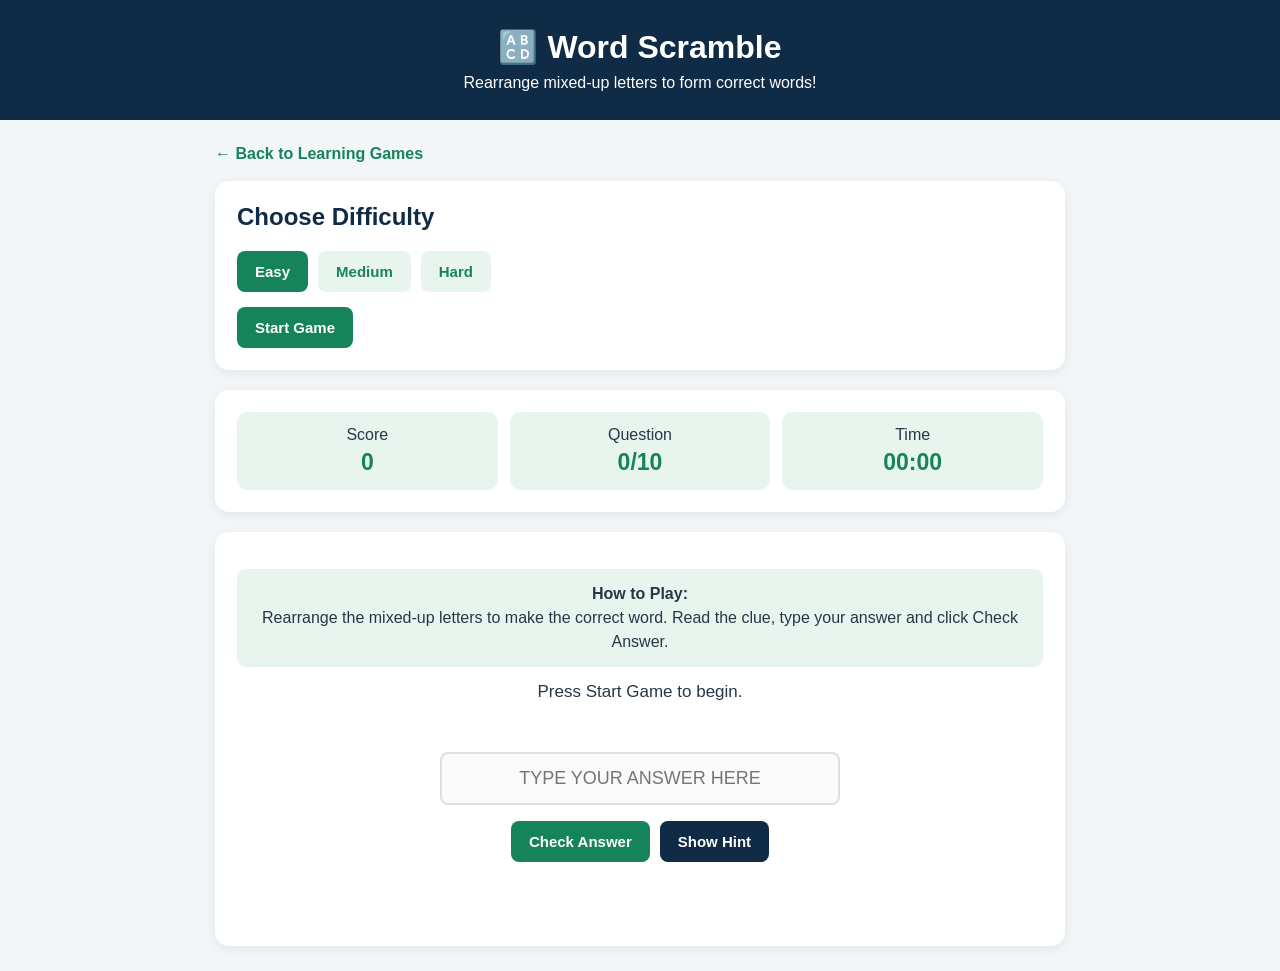
<file: word-scramble-game.html>
<!DOCTYPE html>
<html lang="en">
<head>
<meta charset="UTF-8">
<meta name="viewport" content="width=device-width, initial-scale=1.0">
<title>Word Scramble Game | Alawi T.O.D</title>

<style>
:root {
  --navy: #102b46;
  --green: #16845b;
  --light: #e8f5ee;
  --white: #ffffff;
  --gray: #f3f6f8;
  --text: #263746;
}

* {
  box-sizing: border-box;
}

body {
  margin: 0;
  font-family: Arial, sans-serif;
  background: var(--gray);
  color: var(--text);
}

header {
  background: var(--navy);
  color: white;
  text-align: center;
  padding: 28px 15px;
}

header h1 {
  margin: 0 0 8px;
}

header p {
  margin: 0;
}

.container {
  width: min(850px, 94%);
  margin: 25px auto;
}

.back {
  display: inline-block;
  color: var(--green);
  text-decoration: none;
  font-weight: bold;
  margin-bottom: 18px;
}

.panel {
  background: white;
  padding: 22px;
  border-radius: 14px;
  box-shadow: 0 3px 12px rgba(0,0,0,.07);
  margin-bottom: 20px;
}

h2 {
  color: var(--navy);
  margin-top: 0;
}

.levels {
  display: flex;
  gap: 10px;
  flex-wrap: wrap;
}

button {
  border: none;
  border-radius: 8px;
  padding: 12px 18px;
  font-size: 15px;
  font-weight: bold;
  cursor: pointer;
}

.level-btn {
  background: var(--light);
  color: var(--green);
}

.level-btn.active {
  background: var(--green);
  color: white;
}

.primary-btn {
  background: var(--green);
  color: white;
}

.secondary-btn {
  background: var(--navy);
  color: white;
}

.stats {
  display: grid;
  grid-template-columns: repeat(3,1fr);
  gap: 12px;
  text-align: center;
}

.stat {
  background: var(--light);
  padding: 14px 8px;
  border-radius: 10px;
}

.stat strong {
  display: block;
  font-size: 23px;
  color: var(--green);
  margin-top: 5px;
}

.game-content {
  text-align: center;
}

.scrambled-word {
  display: flex;
  justify-content: center;
  flex-wrap: wrap;
  gap: 9px;
  margin: 25px 0;
}

.letter {
  width: 48px;
  height: 52px;
  display: flex;
  align-items: center;
  justify-content: center;
  background: var(--light);
  color: var(--navy);
  border: 2px solid #b9dfca;
  border-radius: 9px;
  font-size: 23px;
  font-weight: bold;
}

.question {
  font-size: 17px;
  margin: 15px 0;
}

.answer-input {
  width: 100%;
  max-width: 400px;
  padding: 14px;
  border: 2px solid #d8e1e8;
  border-radius: 8px;
  font-size: 18px;
  text-align: center;
  text-transform: uppercase;
  outline: none;
}

.answer-input:focus {
  border-color: var(--green);
}

.action-buttons {
  display: flex;
  justify-content: center;
  flex-wrap: wrap;
  gap: 10px;
  margin-top: 16px;
}

#message {
  min-height: 28px;
  font-weight: bold;
  margin-top: 18px;
}

.hint {
  background: var(--light);
  padding: 13px;
  border-radius: 9px;
  margin: 15px 0;
  line-height: 1.5;
}

#result {
  display: none;
  text-align: center;
}

#result h2 {
  color: var(--green);
}

@media(max-width: 500px) {
  .panel {
    padding: 16px;
  }

  .letter {
    width: 39px;
    height: 45px;
    font-size: 19px;
  }

  .stats {
    gap: 7px;
  }

  .stat {
    font-size: 13px;
  }

  .stat strong {
    font-size: 19px;
  }
}
</style>
</head>

<body>

<header>
  <h1>🔠 Word Scramble</h1>
  <p>Rearrange mixed-up letters to form correct words!</p>
</header>

<div class="container">

<a href="learning-games.html" class="back">← Back to Learning Games</a>

<section class="panel">
  <h2>Choose Difficulty</h2>

  <div class="levels">
    <button class="level-btn active" data-level="easy">Easy</button>
    <button class="level-btn" data-level="medium">Medium</button>
    <button class="level-btn" data-level="hard">Hard</button>
  </div>

  <button class="primary-btn" id="startBtn" style="margin-top:15px;">
    Start Game
  </button>
</section>

<section class="panel">
  <div class="stats">

    <div class="stat">
      Score
      <strong id="score">0</strong>
    </div>

    <div class="stat">
      Question
      <strong id="questionNumber">0/10</strong>
    </div>

    <div class="stat">
      Time
      <strong id="timer">00:00</strong>
    </div>

  </div>
</section>

<section class="panel game-content" id="gamePanel">

  <div class="hint">
    <strong>How to Play:</strong><br>
    Rearrange the mixed-up letters to make the correct word. Read the clue, type your answer and click Check Answer.
  </div>

  <p class="question" id="clue">
    Press Start Game to begin.
  </p>

  <div class="scrambled-word" id="scrambledWord"></div>

  <input
    type="text"
    id="answerInput"
    class="answer-input"
    placeholder="Type your answer here"
    autocomplete="off"
    disabled
  >

  <div class="action-buttons">
    <button class="primary-btn" id="checkBtn" disabled>
      Check Answer
    </button>

    <button class="secondary-btn" id="hintBtn" disabled>
      Show Hint
    </button>
  </div>

  <p id="message"></p>

  <button class="primary-btn" id="nextBtn" style="display:none;">
    Next Word →
  </button>

</section>

<section class="panel" id="result">

  <h2>🎉 Game Completed!</h2>

  <p id="resultMessage"></p>

  <button class="primary-btn" id="playAgain">
    Play Again
  </button>

</section>

</div>

<script>

const wordBank = {

  easy: [
    {word:"DOCTOR", clue:"A person who treats sick people.", hint:"It starts with D."},
    {word:"BOOK", clue:"Something we read.", hint:"It has four letters."},
    {word:"DOG", clue:"An animal that barks.", hint:"It starts with D."},
    {word:"FISH", clue:"An animal that lives in water.", hint:"It starts with F."},
    {word:"BALL", clue:"A round object used in many games.", hint:"It starts with B."},
    {word:"MILK", clue:"A white drink from cows of goat.", hint:"It starts with M."},
    {word:"TREE", clue:"A tall plant with branches.", hint:"It starts with T."},
    {word:"BIRD", clue:"An animal that has wings and feathers.", hint:"It starts with B."},
    {word:"CAKE", clue:"A sweet food often eaten at celebrations.", hint:"It starts with C."},
    {word:"FROG", clue:"A green animal that can jump and like to live in water sources.", hint:"It starts with F."}
  ],

  medium: [
    {word:"TEACHER", clue:"A person who teaches at school.", hint:"It starts with T."},
    {word:"SCHOOL", clue:"A place where children learn.", hint:"It starts with S."},
    {word:"GARDEN", clue:"A place where flowers and vegetables grow.", hint:"It starts with G."},
    {word:"FRIEND", clue:"A person you know and like.", hint:"It starts with F."},
    {word:"PENCIL", clue:"An object used for writing and drawing.", hint:"It starts with P."},
    {word:"MARKET", clue:"A place where people buy and sell things.", hint:"It starts with M."},
    {word:"WINDOW", clue:"An opening in a wall that lets in light.", hint:"It starts with W."},
    {word:"MOTHER", clue:"A female parent.", hint:"It starts with M."},
    {word:"COUNTRY", clue:"An area of land with its own government.", hint:"It starts with C."},
    {word:"ANIMAL", clue:"A living creature that is not a plant.", hint:"It starts with A."}
  ],

  hard: [
    {word:"ELEPHANT", clue:"A very large animal with a trunk.", hint:"It starts with E."},
    {word:"COMPUTER", clue:"An electronic machine used to process information.", hint:"It starts with C."},
    {word:"LANGUAGE", clue:"A system of words used for communication.", hint:"It starts with L."},
    {word:"HOSPITAL", clue:"A place where sick people receive medical care.", hint:"It starts with H."},
    {word:"KNOWLEDGE", clue:"Information and understanding gained through learning.", hint:"It starts with K."},
    {word:"EDUCATION", clue:"The process of teaching and learning.", hint:"It starts with E."},
    {word:"BUTTERFLY", clue:"An insect with colourful wings.", hint:"It starts with B."},
    {word:"IMPORTANT", clue:"Something that has great value or meaning.", hint:"It starts with I."},
    {word:"ENVIRONMENT", clue:"Anything that sorround us.", hint:"It starts with E."},
    {word:"DISCOVERY", clue:"Finding something for the first time.", hint:"It starts with D."}
  ]

};

let currentLevel = "easy";
let questions = [];
let currentIndex = 0;
let score = 0;
let seconds = 0;
let timerInterval = null;
let gameStarted = false;
let answered = false;

const $ = id => document.getElementById(id);

function shuffleArray(array) {
  const result = [...array];

  for (let i = result.length - 1; i > 0; i--) {
    const j = Math.floor(Math.random() * (i + 1));
    [result[i], result[j]] = [result[j], result[i]];
  }

  return result;
}

function scrambleWord(word) {
  let letters = word.split("");
  let scrambled = word;

  for (let attempt = 0; attempt < 30 && scrambled === word; attempt++) {
    scrambled = shuffleArray(letters).join("");
  }

  return scrambled;
}

function formatTime(totalSeconds) {
  const minutes = Math.floor(totalSeconds / 60);
  const secondsLeft = totalSeconds % 60;

  return String(minutes).padStart(2,"0") + ":" +
         String(secondsLeft).padStart(2,"0");
}

function startTimer() {
  clearInterval(timerInterval);

  timerInterval = setInterval(() => {
    if (!gameStarted) return;

    seconds++;

    $("timer").textContent = formatTime(seconds);
  },1000);
}

function startGame() {
  clearInterval(timerInterval);

  questions = shuffleArray(wordBank[currentLevel]);
  currentIndex = 0;
  score = 0;
  seconds = 0;
  gameStarted = true;

  $("score").textContent = score;
  $("timer").textContent = "00:00";

  $("result").style.display = "none";
  $("gamePanel").style.display = "block";

  startTimer();
  showQuestion();
}

function showQuestion() {

  answered = false;

  const question = questions[currentIndex];

  $("questionNumber").textContent =
    (currentIndex + 1) + "/" + questions.length;

  $("clue").textContent = question.clue;

  const scrambled = scrambleWord(question.word);

  $("scrambledWord").innerHTML = "";

  scrambled.split("").forEach(letter => {
    const box = document.createElement("div");

    box.className = "letter";
    box.textContent = letter;

    $("scrambledWord").appendChild(box);
  });

  $("answerInput").value = "";
  $("answerInput").disabled = false;
  $("answerInput").focus();

  $("checkBtn").disabled = false;
  $("hintBtn").disabled = false;

  $("nextBtn").style.display = "none";

  $("message").textContent = "Arrange the letters and find the correct word!";
}

function checkAnswer() {

  if (!gameStarted || answered) return;

  const answer = $("answerInput").value.trim().toUpperCase();
  const correctAnswer = questions[currentIndex].word;

  if (!answer) {
    $("message").textContent = "Please enter your answer first.";
    return;
  }

  if (answer === correctAnswer) {

    answered = true;

    score += 10;

    $("score").textContent = score;

    $("message").textContent = "🎉 Excellent! That is correct!";

    $("message").style.color = "var(--green)";

    $("answerInput").disabled = true;
    $("checkBtn").disabled = true;
    $("hintBtn").disabled = true;

    $("nextBtn").style.display = "inline-block";

    if (currentIndex === questions.length - 1) {
      $("nextBtn").textContent = "See Results";
    }

  } else {

    $("message").textContent = "Not quite! Try again.";

    $("message").style.color = "#c0392b";

  }

}

function showHint() {

  if (!gameStarted || answered) return;

  const question = questions[currentIndex];

  $("message").textContent = "💡 Hint: " + question.hint;
  $("message").style.color = "var(--navy)";

}

function nextQuestion() {

  if (currentIndex < questions.length - 1) {

    currentIndex++;
    showQuestion();

  } else {

    finishGame();

  }

}

function finishGame() {

  gameStarted = false;

  clearInterval(timerInterval);

  $("gamePanel").style.display = "none";
  $("result").style.display = "block";

  $("resultMessage").textContent =
    "You completed " + questions.length +
    " words and scored " + score +
    " points in " + formatTime(seconds) + ".";

  $("result").scrollIntoView({behavior:"smooth"});

}

document.querySelectorAll(".level-btn").forEach(button => {

  button.addEventListener("click", () => {

    currentLevel = button.dataset.level;

    document.querySelectorAll(".level-btn").forEach(btn => {
      btn.classList.remove("active");
    });

    button.classList.add("active");

  });

});

$("startBtn").addEventListener("click",startGame);
$("checkBtn").addEventListener("click",checkAnswer);
$("hintBtn").addEventListener("click",showHint);
$("nextBtn").addEventListener("click",nextQuestion);
$("playAgain").addEventListener("click",startGame);

$("answerInput").addEventListener("keydown",event => {

  if (event.key === "Enter") {
    checkAnswer();
  }

});

</script>

</body>
</html>
</file>
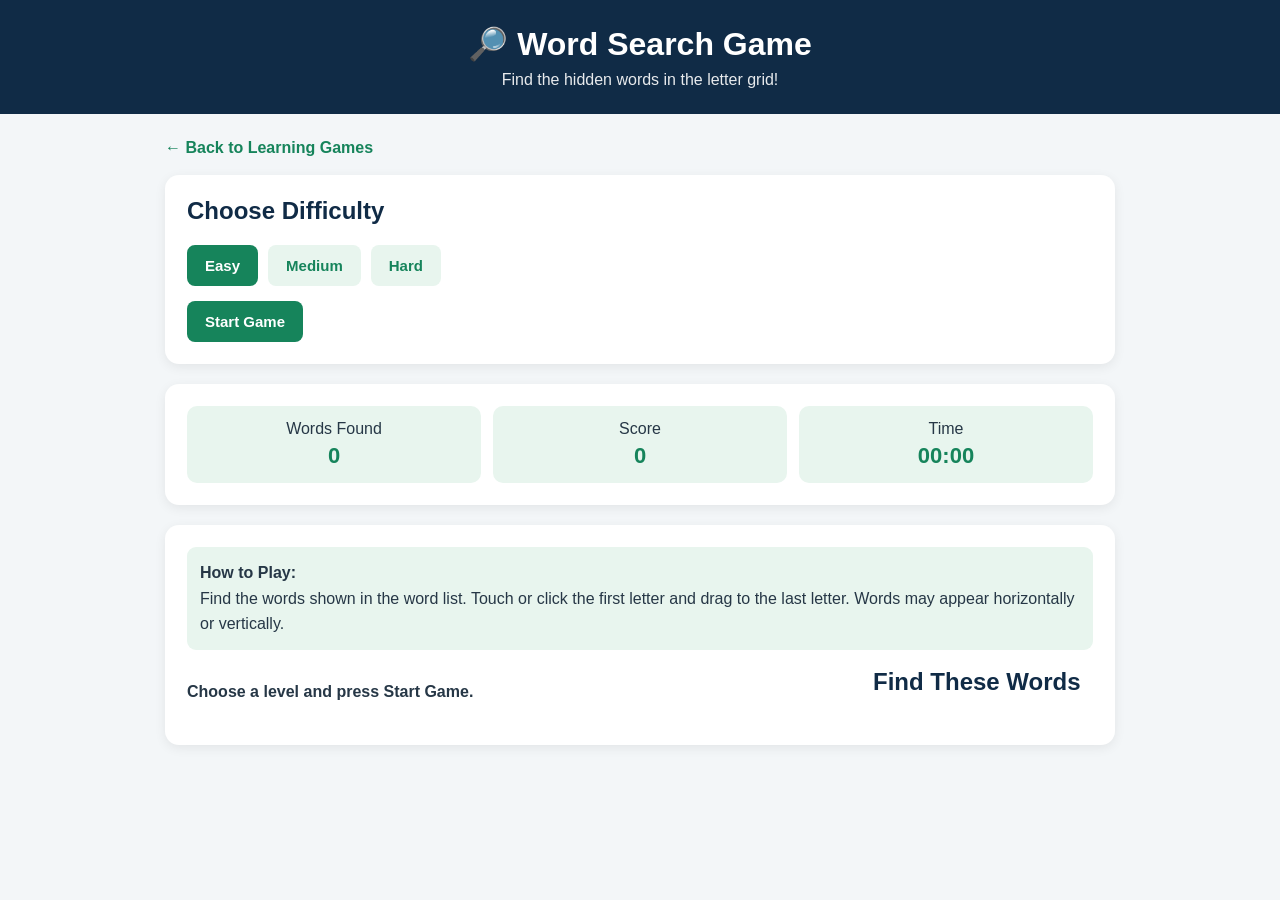
<file: word-search-game.html>
<!DOCTYPE html>
<html lang="en">
<head>
<meta charset="UTF-8">
<meta name="viewport" content="width=device-width, initial-scale=1.0">
<title>Word Search Game | Alawi T.O.D</title>

<style>
:root {
  --navy: #102b46;
  --green: #16845b;
  --light: #e8f5ee;
  --white: #ffffff;
  --gray: #f3f6f8;
  --text: #263746;
}

* {
  box-sizing: border-box;
}

body {
  margin: 0;
  font-family: Arial, sans-serif;
  background: var(--gray);
  color: var(--text);
}

header {
  background: var(--navy);
  color: white;
  padding: 25px 15px;
  text-align: center;
}

header h1 {
  margin: 0 0 8px;
}

header p {
  margin: 0;
  opacity: .9;
}

.container {
  width: min(950px, 94%);
  margin: 25px auto;
}

.back {
  display: inline-block;
  margin-bottom: 18px;
  color: var(--green);
  text-decoration: none;
  font-weight: bold;
}

.panel {
  background: white;
  padding: 22px;
  border-radius: 14px;
  box-shadow: 0 3px 12px rgba(0,0,0,.07);
  margin-bottom: 20px;
}

h2 {
  color: var(--navy);
  margin-top: 0;
}

.levels {
  display: flex;
  gap: 10px;
  flex-wrap: wrap;
}

button {
  border: none;
  cursor: pointer;
  font-weight: bold;
  border-radius: 8px;
  padding: 12px 18px;
  font-size: 15px;
}

.level-btn {
  background: var(--light);
  color: var(--green);
}

.level-btn.active {
  background: var(--green);
  color: white;
}

#startBtn, #playAgain {
  background: var(--green);
  color: white;
  margin-top: 15px;
}

.stats {
  display: grid;
  grid-template-columns: repeat(3, 1fr);
  gap: 12px;
  text-align: center;
}

.stat {
  background: var(--light);
  padding: 14px 8px;
  border-radius: 10px;
}

.stat strong {
  display: block;
  color: var(--green);
  font-size: 22px;
  margin-top: 5px;
}

.game-area {
  display: grid;
  grid-template-columns: 1fr 220px;
  gap: 22px;
  align-items: start;
}

.grid {
  display: grid;
  gap: 3px;
  width: 100%;
  max-width: 500px;
  margin: auto;
  touch-action: none;
  user-select: none;
}

.cell {
  aspect-ratio: 1;
  display: flex;
  align-items: center;
  justify-content: center;
  background: #edf2f5;
  border-radius: 5px;
  font-weight: bold;
  color: var(--navy);
  cursor: pointer;
  font-size: clamp(12px, 2.5vw, 19px);
}

.cell.selected {
  background: #b8e5cc;
}

.cell.found {
  background: var(--green);
  color: white;
}

.word-list {
  display: flex;
  flex-direction: column;
  gap: 9px;
}

.word-item {
  padding: 9px 12px;
  background: var(--gray);
  border-radius: 7px;
  font-weight: bold;
}

.word-item.done {
  color: var(--green);
  text-decoration: line-through;
  background: var(--light);
}

.instructions {
  background: var(--light);
  padding: 13px;
  border-radius: 9px;
  line-height: 1.6;
  margin-bottom: 18px;
}

#message {
  font-weight: bold;
  margin-top: 15px;
  min-height: 24px;
}

#result {
  display: none;
  text-align: center;
}

#result h2 {
  color: var(--green);
}

@media(max-width: 650px) {
  .game-area {
    grid-template-columns: 1fr;
  }

  .word-list {
    display: grid;
    grid-template-columns: repeat(2, 1fr);
  }

  .panel {
    padding: 15px;
  }
}
</style>
</head>

<body>

<header>
  <h1>🔎 Word Search Game</h1>
  <p>Find the hidden words in the letter grid!</p>
</header>

<div class="container">

<a class="back" href="learning-games.html">← Back to Learning Games</a>

<section class="panel">
  <h2>Choose Difficulty</h2>

  <div class="levels">
    <button class="level-btn active" data-level="easy">Easy</button>
    <button class="level-btn" data-level="medium">Medium</button>
    <button class="level-btn" data-level="hard">Hard</button>
  </div>

  <button id="startBtn">Start Game</button>
</section>

<section class="panel">
  <div class="stats">
    <div class="stat">
      Words Found
      <strong id="foundCount">0</strong>
    </div>

    <div class="stat">
      Score
      <strong id="score">0</strong>
    </div>

    <div class="stat">
      Time
      <strong id="timer">00:00</strong>
    </div>
  </div>
</section>

<section class="panel" id="gamePanel">

  <div class="instructions">
    <strong>How to Play:</strong><br>
    Find the words shown in the word list. Touch or click the first letter and drag to the last letter. Words may appear horizontally or vertically.
  </div>

  <div class="game-area">

    <div>
      <div class="grid" id="grid"></div>
      <p id="message">Choose a level and press Start Game.</p>
    </div>

    <div>
      <h2>Find These Words</h2>
      <div class="word-list" id="wordList"></div>
    </div>

  </div>
</section>

<section class="panel" id="result">
  <h2>🎉 Congratulations!</h2>
  <p id="resultMessage"></p>
  <button id="playAgain">Play Again</button>
</section>

</div>

<script>
const levels = {
  easy: {
    size: 8,
    words: ["APPLE", "BOOK", "DOG", "FISH"]
  },
  medium: {
    size: 10,
    words: ["TEACHER", "SCHOOL", "GARDEN", "FRIEND", "PENCIL", "MARKET"]
  },
  hard: {
    size: 12,
    words: ["ELEPHANT", "COMPUTER", "LANGUAGE", "HOSPITAL", "KNOWLEDGE", "EDUCATION", "BUTTERFLY", "IMPORTANT"]
  }
};

const directions = [
  [0,1],
  [1,0]
];

let currentLevel = "easy";
let board = [];
let placements = [];
let foundWords = [];
let score = 0;
let seconds = 0;
let timerInterval = null;
let gameStarted = false;
let pointerStart = null;
let currentPath = [];

const gridElement = document.getElementById("grid");
const wordListElement = document.getElementById("wordList");
const messageElement = document.getElementById("message");

function randomLetter() {
  return "ABCDEFGHIJKLMNOPQRSTUVWXYZ"[Math.floor(Math.random() * 26)];
}

function createBoard() {
  const size = levels[currentLevel].size;
  const words = [...levels[currentLevel].words].sort((a,b) => b.length - a.length);

  board = Array.from({length:size}, () =>
    Array.from({length:size}, () => "")
  );

  placements = [];

  words.forEach(word => {
    let placed = false;

    for (let attempt = 0; attempt < 500 && !placed; attempt++) {
      const [dr, dc] = directions[Math.floor(Math.random() * directions.length)];
      const row = Math.floor(Math.random() * size);
      const col = Math.floor(Math.random() * size);

      const endRow = row + (word.length - 1) * dr;
      const endCol = col + (word.length - 1) * dc;

      if (
        endRow < 0 || endRow >= size ||
        endCol < 0 || endCol >= size
      ) continue;

      let valid = true;

      for (let i = 0; i < word.length; i++) {
        const r = row + i * dr;
        const c = col + i * dc;

        if (board[r][c] !== "" && board[r][c] !== word[i]) {
          valid = false;
          break;
        }
      }

      if (!valid) continue;

      const cells = [];

      for (let i = 0; i < word.length; i++) {
        const r = row + i * dr;
        const c = col + i * dc;

        board[r][c] = word[i];
        cells.push([r,c]);
      }

      placements.push({word, cells});
      placed = true;
    }

    if (!placed) {
      console.warn("Could not place word:", word);
    }
  });

  board = board.map(row =>
    row.map(letter => letter || randomLetter())
  );
}

function renderGrid() {
  const size = levels[currentLevel].size;

  gridElement.innerHTML = "";
  gridElement.style.gridTemplateColumns = `repeat(${size}, 1fr)`;

  board.forEach((row, r) => {
    row.forEach((letter, c) => {
      const cell = document.createElement("div");

      cell.className = "cell";
      cell.textContent = letter;
      cell.dataset.row = r;
      cell.dataset.col = c;

      gridElement.appendChild(cell);
    });
  });
}

function renderWordList() {
  wordListElement.innerHTML = "";

  levels[currentLevel].words.forEach(word => {
    const item = document.createElement("div");

    item.className = "word-item";
    item.id = "word-" + word;
    item.textContent = word;

    wordListElement.appendChild(item);
  });
}

function updateStats() {
  document.getElementById("foundCount").textContent =
    foundWords.length;

  document.getElementById("score").textContent = score;
}

function formatTime(value) {
  const minutes = Math.floor(value / 60);
  const secondsLeft = value % 60;

  return String(minutes).padStart(2,"0") + ":" +
         String(secondsLeft).padStart(2,"0");
}

function startTimer() {
  clearInterval(timerInterval);

  timerInterval = setInterval(() => {
    if (!gameStarted) return;

    seconds++;
    document.getElementById("timer").textContent =
      formatTime(seconds);
  }, 1000);
}

function startGame() {
  clearInterval(timerInterval);

  foundWords = [];
  score = 0;
  seconds = 0;
  gameStarted = true;

  document.getElementById("timer").textContent = "00:00";
  document.getElementById("result").style.display = "none";
  document.getElementById("gamePanel").style.display = "block";

  createBoard();
  renderGrid();
  renderWordList();
  updateStats();

  messageElement.textContent = "Find all the hidden words!";
  startTimer();
}

function getCellFromPoint(x, y) {
  const element = document.elementFromPoint(x,y);

  if (!element || !element.classList.contains("cell")) {
    return null;
  }

  return element;
}

function getStraightPath(start, end) {
  const dr = end.row - start.row;
  const dc = end.col - start.col;

  if (dr !== 0 && dc !== 0) {
  return [];
}
  const steps = Math.max(Math.abs(dr), Math.abs(dc));

  if (steps === 0) return [start];

  const rowStep = Math.sign(dr);
  const colStep = Math.sign(dc);

  const path = [];

  for (let i = 0; i <= steps; i++) {
    path.push({
      row: start.row + i * rowStep,
      col: start.col + i * colStep
    });
  }

  return path;
}

function clearSelection() {
  document.querySelectorAll(".cell.selected").forEach(cell => {
    cell.classList.remove("selected");
  });
}

function highlightPath(path) {
  clearSelection();

  path.forEach(position => {
    const cell = document.querySelector(
      `.cell[data-row="${position.row}"][data-col="${position.col}"]`
    );

    if (cell && !cell.classList.contains("found")) {
      cell.classList.add("selected");
    }
  });
}

function checkPath(path) {
  if (!gameStarted || path.length < 2) return;

  const selectedWord = path.map(position =>
    board[position.row][position.col]
  ).join("");

  const match = levels[currentLevel].words.find(word =>
  !foundWords.includes(word) &&
  word === selectedWord
);

  if (match) {
    foundWords.push(match);
    score += match.length * 10;

    const wordElement = document.getElementById("word-" + match);

    if (wordElement) {
      wordElement.classList.add("done");
      wordElement.textContent = "✓ " + match;
    }

    path.forEach(position => {
      const cell = document.querySelector(
        `.cell[data-row="${position.row}"][data-col="${position.col}"]`
      );

      if (cell) {
        cell.classList.remove("selected");
        cell.classList.add("found");
      }
    });

    messageElement.textContent = "Excellent! You found " + match + "!";
    updateStats();

    if (foundWords.length === levels[currentLevel].words.length) {
      finishGame();
    }

  } else {
    clearSelection();
    messageElement.textContent = "Not a matching word. Try again!";
  }
}

function finishGame() {
  gameStarted = false;
  clearInterval(timerInterval);

  document.getElementById("gamePanel").style.display = "none";
  document.getElementById("result").style.display = "block";

  document.getElementById("resultMessage").textContent =
    "You found all " + foundWords.length +
    " words and scored " + score +
    " points in " + formatTime(seconds) + ".";

  document.getElementById("result").scrollIntoView({
    behavior: "smooth"
  });
}

// Mouse and touch selection
gridElement.addEventListener("pointerdown", event => {
  if (!gameStarted) return;

  const cell = getCellFromPoint(event.clientX, event.clientY);
  if (!cell) return;

  event.preventDefault();

  pointerStart = {
    row: Number(cell.dataset.row),
    col: Number(cell.dataset.col)
  };

  currentPath = [pointerStart];
  highlightPath(currentPath);
});

gridElement.addEventListener("pointermove", event => {
  if (!pointerStart || !gameStarted) return;

  const cell = getCellFromPoint(event.clientX, event.clientY);
  if (!cell) return;

  const end = {
    row: Number(cell.dataset.row),
    col: Number(cell.dataset.col)
  };

  currentPath = getStraightPath(pointerStart, end);

  if (currentPath.length) {
    highlightPath(currentPath);
  }
});

function finishSelection(event) {
  if (!pointerStart) return;

  if (event) {
    const cell = getCellFromPoint(event.clientX, event.clientY);

    if (cell) {
      const end = {
        row: Number(cell.dataset.row),
        col: Number(cell.dataset.col)
      };

      currentPath = getStraightPath(pointerStart, end);
    }
  }

  checkPath(currentPath);

  pointerStart = null;
  currentPath = [];
}

gridElement.addEventListener("pointerup", finishSelection);
gridElement.addEventListener("pointercancel", finishSelection);

document.querySelectorAll(".level-btn").forEach(button => {
  button.addEventListener("click", () => {
    currentLevel = button.dataset.level;

    document.querySelectorAll(".level-btn").forEach(btn =>
      btn.classList.remove("active")
    );

    button.classList.add("active");
    messageElement.textContent =
      "Selected " + currentLevel + " level. Press Start Game.";
  });
});

document.getElementById("startBtn").addEventListener("click", startGame);
document.getElementById("playAgain").addEventListener("click", startGame);
</script>

</body>
</html>
</file>
<file: cursor-fix.css>
/* Normal arrow cursor for the whole website */
html,
body,
body * {
    cursor: default !important;
}

/* Text input fields */
input,
textarea,
select,
[contenteditable="true"] {
    cursor: text !important;
}

/* Links and clickable elements */
a,
a *,
button,
button *,
[role="button"],
[role="button"] *,
[onclick],
[onclick] *,
input[type="button"],
input[type="submit"],
input[type="reset"] {
    cursor: pointer !important;
}
</file>
